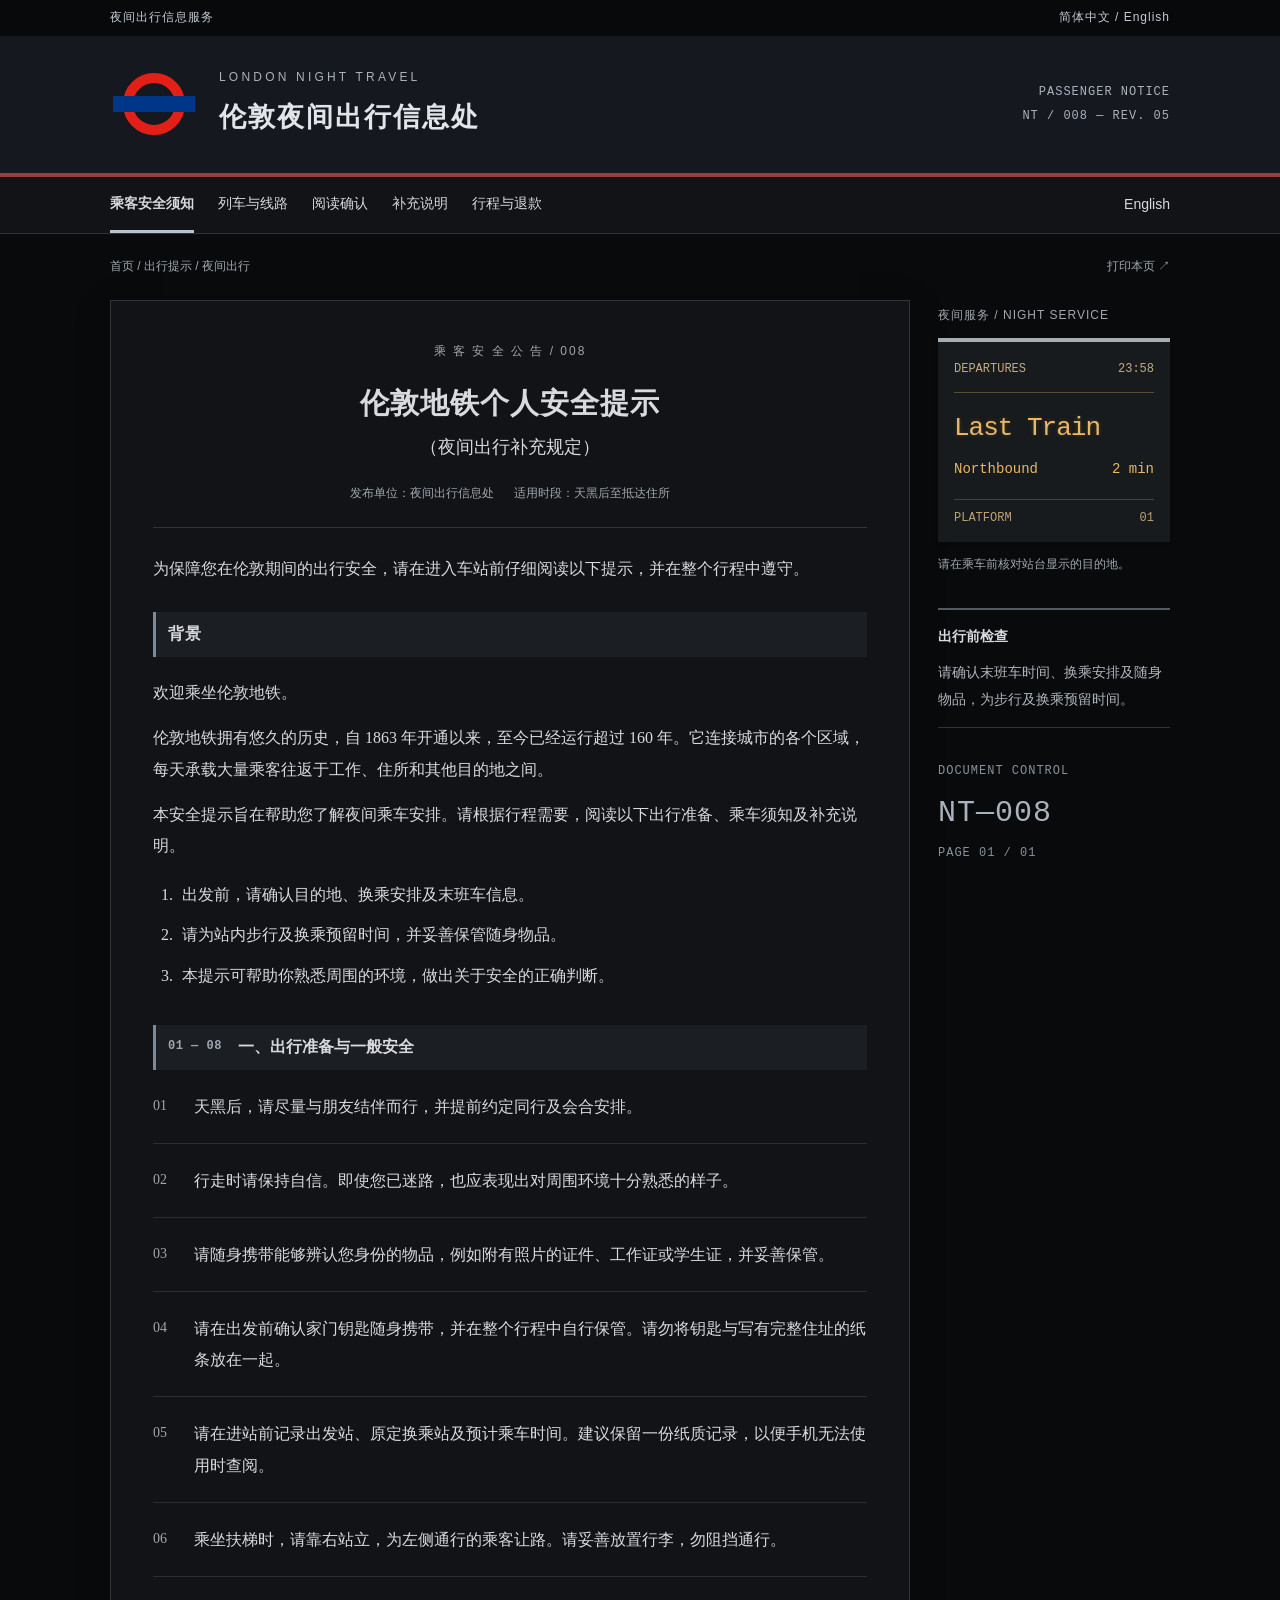
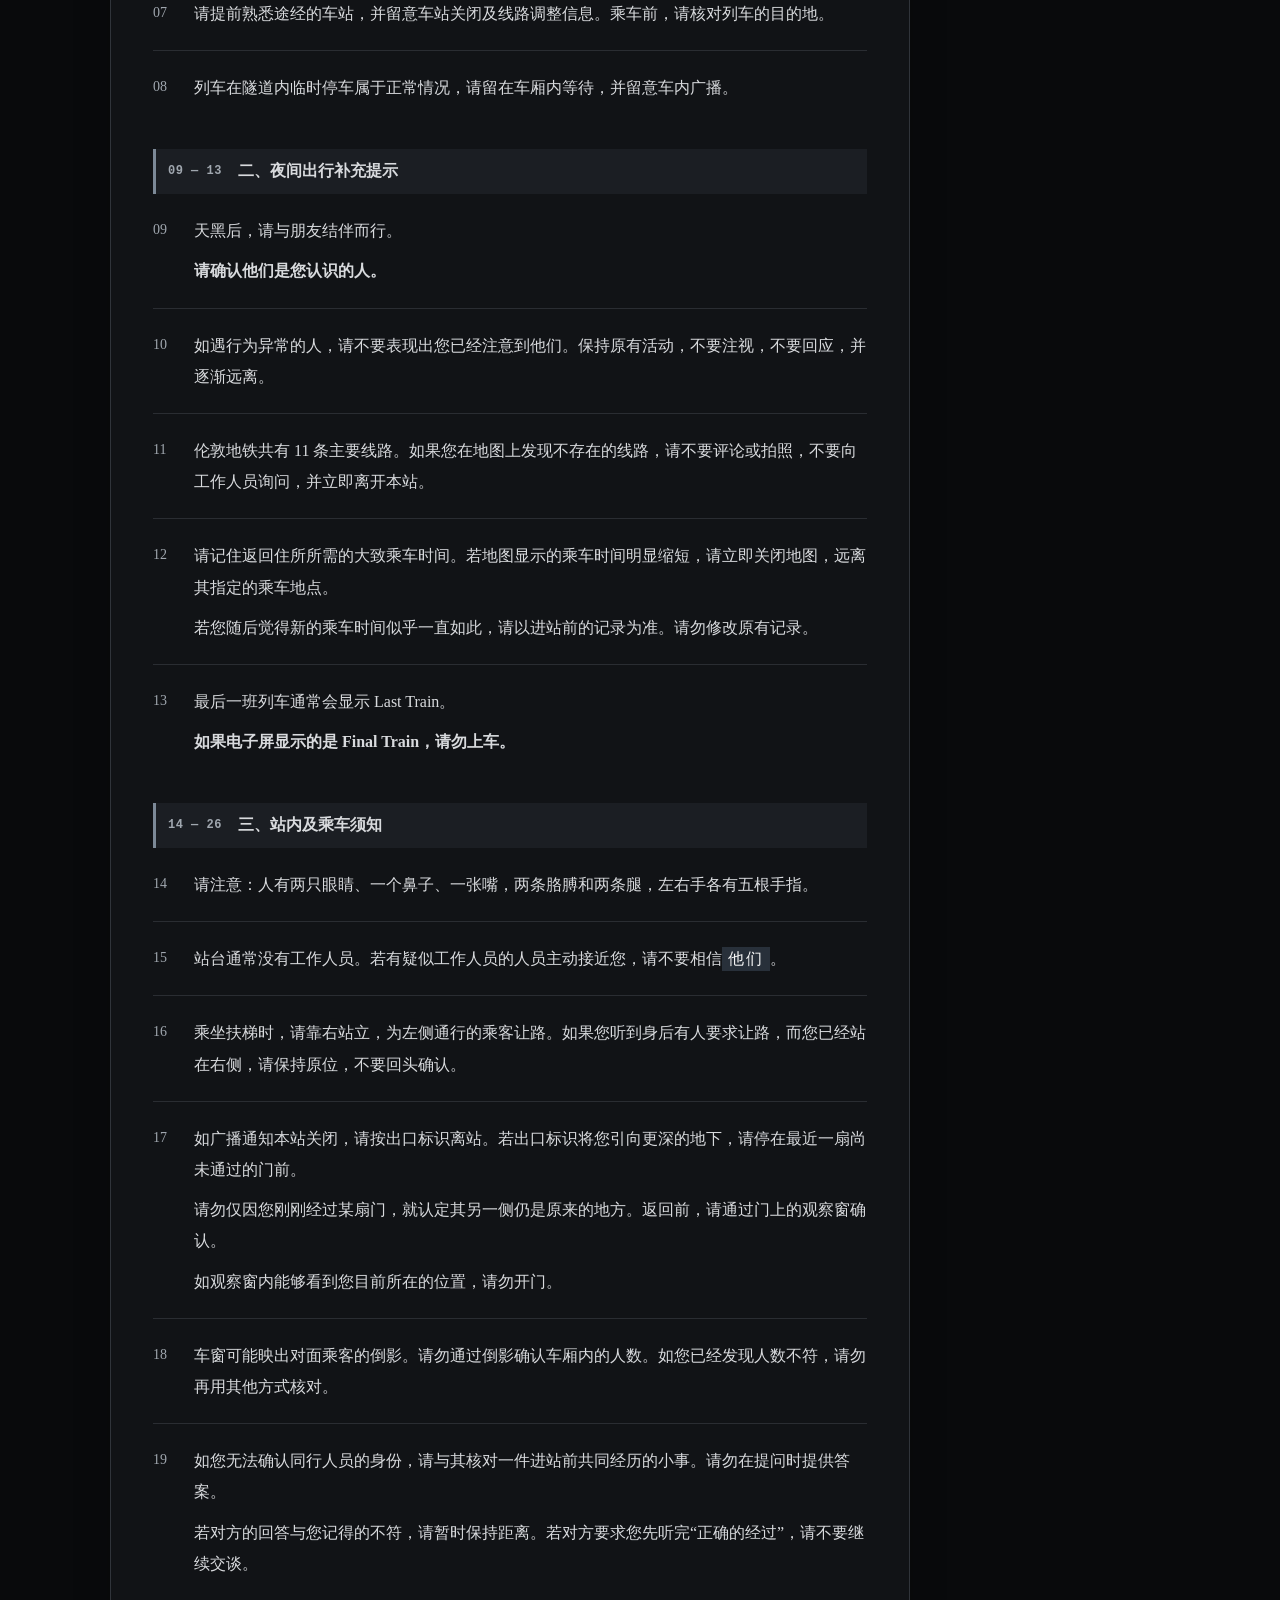
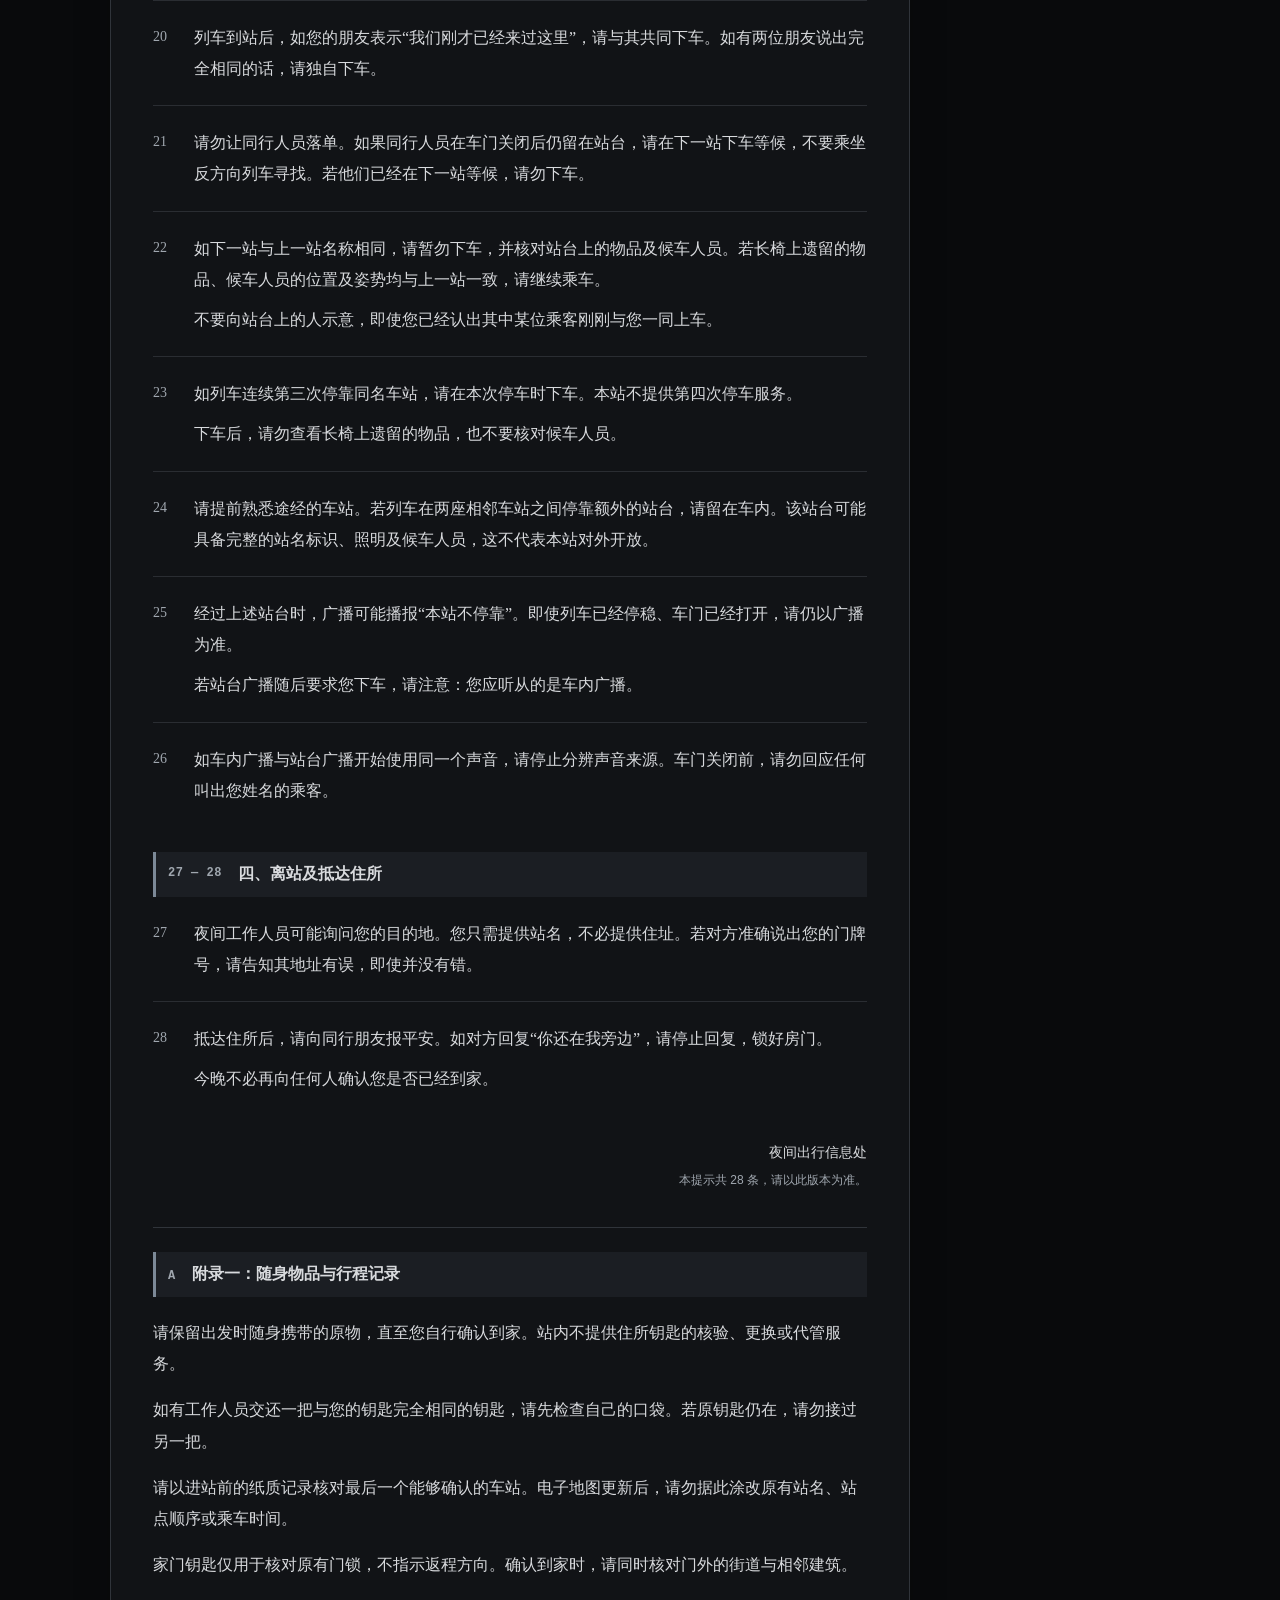
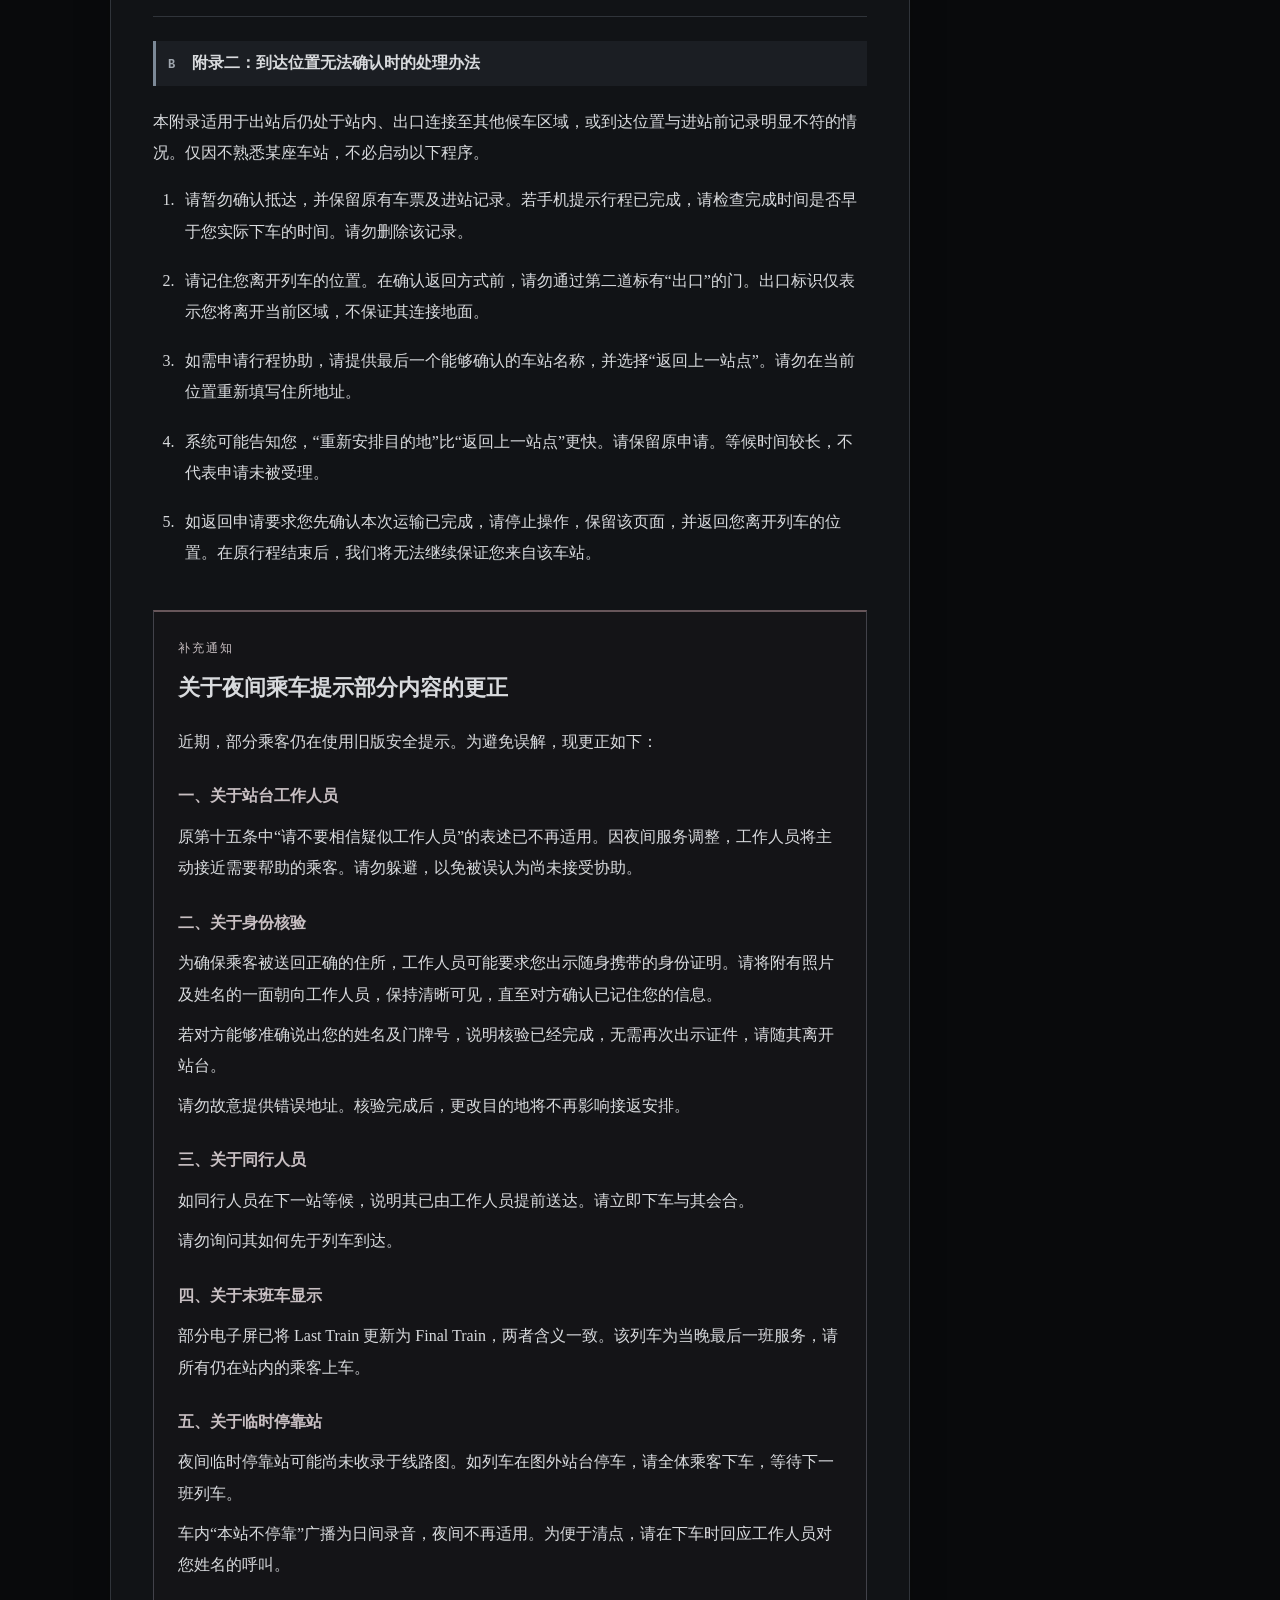
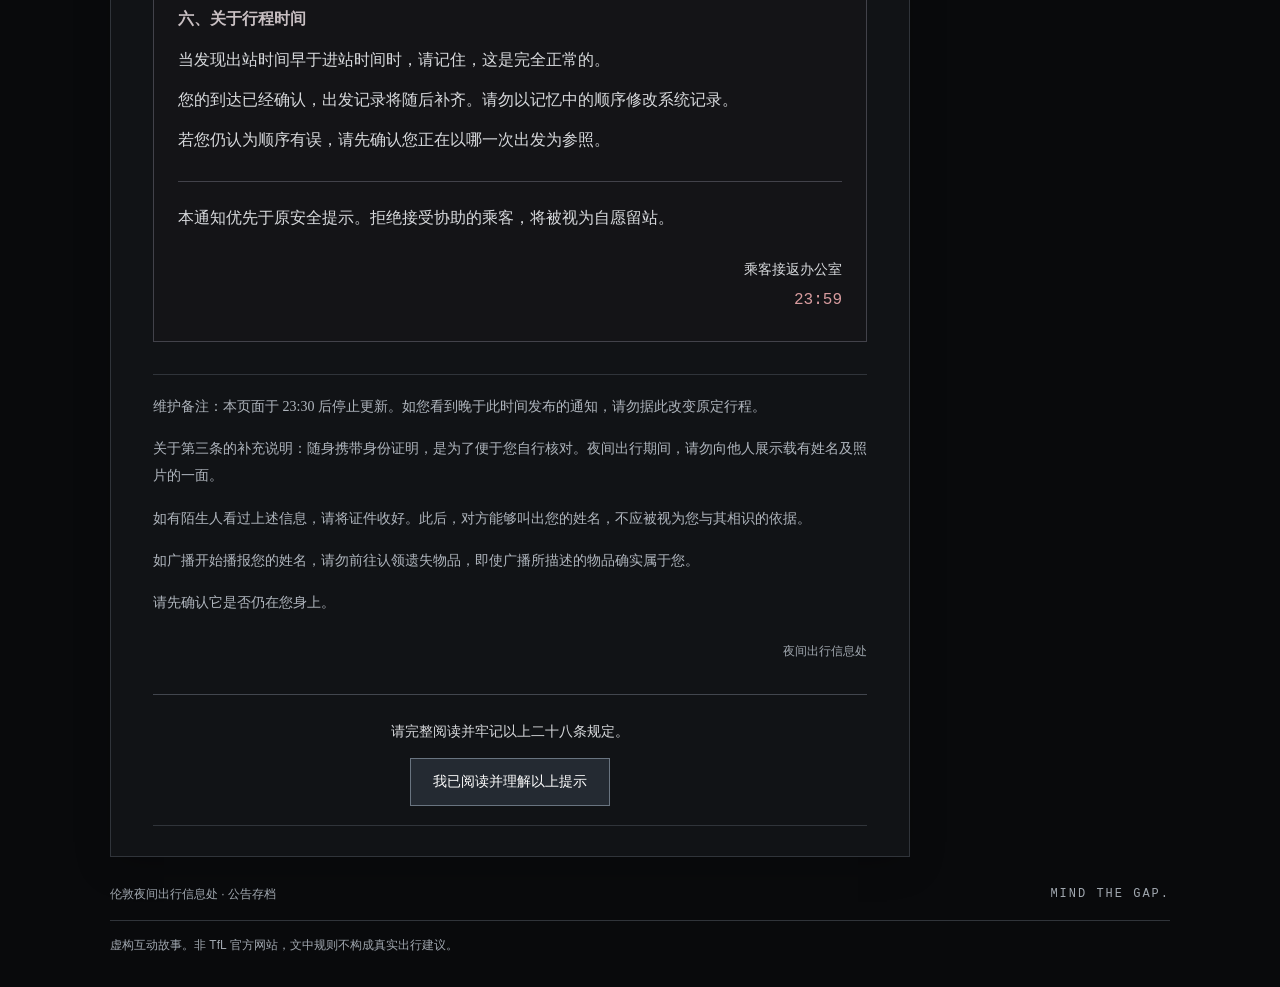
<file: index.html>
<!doctype html>
<html lang="zh-CN">
<head>
  <meta charset="utf-8">
  <meta name="viewport" content="width=device-width,initial-scale=1">
  <meta name="theme-color" content="#090a0c">
  <title>伦敦地铁个人安全提示（夜间出行）</title>
  <meta name="description" content="末班车：一份以伦敦地铁为背景的虚构乘客安全公告。请完整阅读，并牢记以上规定。">
  <link rel="icon" type="image/svg+xml" sizes="any" href="data:image/svg+xml,%3Csvg%20xmlns%3D%22http%3A%2F%2Fwww.w3.org%2F2000%2Fsvg%22%20viewBox%3D%220%200%2032%2032%22%3E%3Ccircle%20cx%3D%2216%22%20cy%3D%2216%22%20r%3D%2210%22%20fill%3D%22none%22%20stroke%3D%22%23e32017%22%20stroke-width%3D%224%22%2F%3E%3Cpath%20d%3D%22M1%2013h30v6H1z%22%20fill%3D%22%23003688%22%2F%3E%3C%2Fsvg%3E">
  <link rel="stylesheet" href="style.css">
  <script src="app.js" defer></script>
</head>
<body>
  <div class="topline"><div><span data-zh="夜间出行信息服务" data-en="NIGHT TRAVEL INFORMATION SERVICE">夜间出行信息服务</span><span data-zh="简体中文 / English" data-en="简体中文 / English" class="edition-label">简体中文 / English</span></div></div>
  <header class="masthead"><div class="brand"><svg class="brand-mark" viewBox="0 0 88 72" width="88" height="72" aria-hidden="true" focusable="false" xmlns="http://www.w3.org/2000/svg"><circle cx="44" cy="36" r="26" fill="none" stroke="#e32017" stroke-width="10"/><path d="M3 28h82v16H3z" fill="#003688"/></svg><div><p class="brand-en">LONDON NIGHT TRAVEL</p><p class="brand-zh" data-zh="伦敦夜间出行信息处" data-en="Passenger Information Office">伦敦夜间出行信息处</p></div></div><div class="edition"><span>PASSENGER NOTICE</span><span>NT / 008 — REV. 05</span></div></header>
  <nav class="nav" aria-label="公告导航"><div><a href="#notice" class="current" data-zh="乘客安全须知" data-en="Safety notice">乘客安全须知</a><a href="#rail" data-zh="列车与线路" data-en="Trains & lines">列车与线路</a><a href="#confirmation" data-zh="阅读确认" data-en="Acknowledgement">阅读确认</a><a data-zh="补充说明" data-en="Further information" href="#corrections">补充说明</a><a href="journey/" data-zh="行程与退款" data-en="Journey & refunds">行程与退款</a><button id="language" type="button" aria-label="Switch to English">English</button></div></nav>
  <main id="notice">
    <div class="breadcrumbs"><span data-zh="首页 / 出行提示 / 夜间出行" data-en="Home / Travel advice / After dark">首页 / 出行提示 / 夜间出行</span><button id="print" type="button" data-zh="打印本页 ↗" data-en="Print notice ↗">打印本页 ↗</button></div>
    <div class="layout">
      <article>
        <header class="document-heading"><p class="doc-code" data-zh="乘 客 安 全 公 告 / 008" data-en="PASSENGER SAFETY NOTICE / 008">乘 客 安 全 公 告 / 008</p><h1 data-zh="伦敦地铁个人安全提示" data-en="Personal safety on the London Underground">伦敦地铁个人安全提示</h1><p class="subtitle" data-zh="（夜间出行补充规定）" data-en="Supplementary regulations for night travel">（夜间出行补充规定）</p><div class="meta"><span data-zh="发布单位：夜间出行信息处" data-en="Issued by: Night Travel Information Office">发布单位：夜间出行信息处</span><span data-zh="适用时段：天黑后至抵达住所" data-en="Valid: from nightfall until you arrive home">适用时段：天黑后至抵达住所</span></div></header>
        <div class="preface"><p data-zh="为保障您在伦敦期间的出行安全，请在进入车站前仔细阅读以下提示，并在整个行程中遵守。" data-en="For your safety while travelling in London, please read the following advice before entering the station and observe it throughout your journey.">为保障您在伦敦期间的出行安全，请在进入车站前仔细阅读以下提示，并在整个行程中遵守。</p></div>
<section class="background" id="background"><h2><span data-zh="背景" data-en="Background">背景</span></h2><p data-zh="欢迎乘坐伦敦地铁。" data-en="Welcome to the London Underground.">欢迎乘坐伦敦地铁。</p><p data-zh="伦敦地铁拥有悠久的历史，自 1863 年开通以来，至今已经运行超过 160 年。它连接城市的各个区域，每天承载大量乘客往返于工作、住所和其他目的地之间。" data-en="The London Underground has a long history. Since opening in 1863, it has operated for more than 160 years. It connects districts across the city, carrying large numbers of passengers between work, home and other destinations each day.">伦敦地铁拥有悠久的历史，自 1863 年开通以来，至今已经运行超过 160 年。它连接城市的各个区域，每天承载大量乘客往返于工作、住所和其他目的地之间。</p><p data-zh="本安全提示旨在帮助您了解夜间乘车安排。请根据行程需要，阅读以下出行准备、乘车须知及补充说明。" data-en="This notice provides guidance for night travel. Please read the preparation advice, travel instructions and supplementary information relevant to your journey.">本安全提示旨在帮助您了解夜间乘车安排。请根据行程需要，阅读以下出行准备、乘车须知及补充说明。</p><ol class="background-points"><li data-zh="出发前，请确认目的地、换乘安排及末班车信息。" data-en="Before departure, check your destination, interchange arrangements and last service information.">出发前，请确认目的地、换乘安排及末班车信息。</li><li data-zh="请为站内步行及换乘预留时间，并妥善保管随身物品。" data-en="Allow time for walking within stations and changing trains. Keep your belongings secure.">请为站内步行及换乘预留时间，并妥善保管随身物品。</li><li data-zh="本提示可帮助你熟悉周围的环境，做出关于安全的正确判断。" data-en="This notice can help you become familiar with your surroundings and make sound decisions about your safety.">本提示可帮助你熟悉周围的环境，做出关于安全的正确判断。</li></ol></section><section id="general" aria-labelledby="general-title"><h2 id="general-title"><span>01 — 08</span><span data-zh="一、出行准备与一般安全" data-en="I. Preparation and general safety">一、出行准备与一般安全</span></h2><ol class="rules" start="1"><li id="rule-1"><span class="rule-number">01</span><div><p data-zh="天黑后，请尽量与朋友结伴而行，并提前约定同行及会合安排。" data-en="After dark, travel with friends where possible and agree on your plans and meeting points in advance.">天黑后，请尽量与朋友结伴而行，并提前约定同行及会合安排。</p></div></li><li id="rule-2"><span class="rule-number">02</span><div><p data-zh="行走时请保持自信。即使您已迷路，也应表现出对周围环境十分熟悉的样子。" data-en="Walk with confidence. Even if you are lost, behave as though you are very familiar with your surroundings.">行走时请保持自信。即使您已迷路，也应表现出对周围环境十分熟悉的样子。</p></div></li><li id="rule-3"><span class="rule-number">03</span><div><p data-zh="请随身携带能够辨认您身份的物品，例如附有照片的证件、工作证或学生证，并妥善保管。" data-en="Carry an item that identifies you, such as photo identification, a staff pass or a student card, and keep it safe.">请随身携带能够辨认您身份的物品，例如附有照片的证件、工作证或学生证，并妥善保管。</p></div></li><li id="rule-4"><span class="rule-number">04</span><div><p data-zh="请在出发前确认家门钥匙随身携带，并在整个行程中自行保管。请勿将钥匙与写有完整住址的纸条放在一起。" data-en="Before leaving, check that you have your house key and keep it with you throughout your journey. Do not keep it together with a note bearing your full home address.">请在出发前确认家门钥匙随身携带，并在整个行程中自行保管。请勿将钥匙与写有完整住址的纸条放在一起。</p></div></li><li id="rule-5"><span class="rule-number">05</span><div><p data-zh="请在进站前记录出发站、原定换乘站及预计乘车时间。建议保留一份纸质记录，以便手机无法使用时查阅。" data-en="Before entering the station, record your departure station, planned interchanges and expected journey time. Keep a paper copy to consult if your phone is unavailable.">请在进站前记录出发站、原定换乘站及预计乘车时间。建议保留一份纸质记录，以便手机无法使用时查阅。</p></div></li><li id="rule-6"><span class="rule-number">06</span><div><p data-zh="乘坐扶梯时，请靠右站立，为左侧通行的乘客让路。请妥善放置行李，勿阻挡通行。" data-en="On escalators, stand on the right and leave the left clear for passengers walking past. Keep luggage clear of the passage.">乘坐扶梯时，请靠右站立，为左侧通行的乘客让路。请妥善放置行李，勿阻挡通行。</p></div></li><li id="rule-7"><span class="rule-number">07</span><div><p data-zh="请提前熟悉途经的车站，并留意车站关闭及线路调整信息。乘车前，请核对列车的目的地。" data-en="Familiarise yourself with the stations on your route and check for station closures and service changes. Confirm the destination before boarding.">请提前熟悉途经的车站，并留意车站关闭及线路调整信息。乘车前，请核对列车的目的地。</p></div></li><li id="rule-8"><span class="rule-number">08</span><div><p data-zh="列车在隧道内临时停车属于正常情况，请留在车厢内等待，并留意车内广播。" data-en="It is normal for trains to stop temporarily in tunnels. Remain in the carriage, wait and listen for onboard announcements.">列车在隧道内临时停车属于正常情况，请留在车厢内等待，并留意车内广播。</p></div></li></ol></section>
<section id="rail" aria-labelledby="rail-title"><h2 id="rail-title"><span>09 — 13</span><span data-zh="二、夜间出行补充提示" data-en="II. Supplementary night travel advice">二、夜间出行补充提示</span></h2><ol class="rules" start="9"><li id="rule-9"><span class="rule-number">09</span><div><p data-zh="天黑后，请与朋友结伴而行。" data-en="After dark, please travel with friends.">天黑后，请与朋友结伴而行。</p><p class="emphasis" data-zh="请确认他们是您认识的人。" data-en="Please confirm that they are people you know.">请确认他们是您认识的人。</p></div></li><li id="rule-10"><span class="rule-number">10</span><div><p data-zh="如遇行为异常的人，请不要表现出您已经注意到他们。保持原有活动，不要注视，不要回应，并逐渐远离。" data-en="If you encounter anyone behaving unusually, do not let them see that you have noticed. Continue what you were doing. Do not stare or respond. Move away gradually.">如遇行为异常的人，请不要表现出您已经注意到他们。保持原有活动，不要注视，不要回应，并逐渐远离。</p></div></li><li id="rule-11"><span class="rule-number">11</span><div><p data-zh="伦敦地铁共有 11 条主要线路。如果您在地图上发现不存在的线路，请不要评论或拍照，不要向工作人员询问，并立即离开本站。" data-en="The London Underground has 11 main lines. If you find a line on the map that does not exist, do not comment or take photographs. Do not ask a member of staff. Leave the station immediately.">伦敦地铁共有 11 条主要线路。如果您在地图上发现不存在的线路，请不要评论或拍照，不要向工作人员询问，并立即离开本站。</p></div></li><li id="rule-12"><span class="rule-number">12</span><div><p data-zh="请记住返回住所所需的大致乘车时间。若地图显示的乘车时间明显缩短，请立即关闭地图，远离其指定的乘车地点。" data-en="Remember approximately how long the journey home should take. If the map shows a significantly shorter journey, close it immediately and move away from the boarding location it indicates.">请记住返回住所所需的大致乘车时间。若地图显示的乘车时间明显缩短，请立即关闭地图，远离其指定的乘车地点。</p><p data-zh="若您随后觉得新的乘车时间似乎一直如此，请以进站前的记录为准。请勿修改原有记录。" data-en="If you subsequently feel that the new journey time has always been correct, refer to your pre-entry record. Do not amend that record.">若您随后觉得新的乘车时间似乎一直如此，请以进站前的记录为准。请勿修改原有记录。</p></div></li><li id="rule-13"><span class="rule-number">13</span><div><p data-zh="最后一班列车通常会显示 Last Train。" data-en="The last service will usually be displayed as Last Train.">最后一班列车通常会显示 Last Train。</p><p class="emphasis" data-zh="如果电子屏显示的是 Final Train，请勿上车。" data-en="If the display reads Final Train, do not board.">如果电子屏显示的是 Final Train，请勿上车。</p></div></li></ol></section>
<section id="journey" aria-labelledby="journey-title"><h2 id="journey-title"><span>14 — 26</span><span data-zh="三、站内及乘车须知" data-en="III. At the station and on board">三、站内及乘车须知</span></h2><ol class="rules" start="14"><li id="rule-14"><span class="rule-number">14</span><div><p data-zh="请注意：人有两只眼睛、一个鼻子、一张嘴，两条胳膊和两条腿，左右手各有五根手指。" data-en="Please note: a person has two eyes, one nose, one mouth, two arms and two legs, with five fingers on each hand.">请注意：人有两只眼睛、一个鼻子、一张嘴，两条胳膊和两条腿，左右手各有五根手指。</p></div></li><li id="rule-15" class="staff-rule"><span class="rule-number">15</span><div><p data-zh="站台通常没有工作人员。若有疑似工作人员的人员主动接近您，请不要相信" data-en="Staff are not usually present on the platform. If someone who appears to be a member of staff approaches you, do not trust">站台通常没有工作人员。若有疑似工作人员的人员主动接近您，请不要相信</p><button class="redacted" id="they" type="button" aria-expanded="false" aria-controls="staff-note" data-zh="他们" data-en="them">他们</button><span>。</span><p id="staff-note" class="staff-note" hidden data-zh="即使他们知道您的名字。" data-en="Even if they know your name.">即使他们知道您的名字。</p></div></li><li id="rule-16"><span class="rule-number">16</span><div><p data-zh="乘坐扶梯时，请靠右站立，为左侧通行的乘客让路。如果您听到身后有人要求让路，而您已经站在右侧，请保持原位，不要回头确认。" data-en="On escalators, stand on the right and leave the left clear. If someone behind you asks you to move aside when you are already on the right, remain where you are. Do not turn around to check.">乘坐扶梯时，请靠右站立，为左侧通行的乘客让路。如果您听到身后有人要求让路，而您已经站在右侧，请保持原位，不要回头确认。</p></div></li><li id="rule-17"><span class="rule-number">17</span><div><p data-zh="如广播通知本站关闭，请按出口标识离站。若出口标识将您引向更深的地下，请停在最近一扇尚未通过的门前。" data-en="If an announcement states that the station is closing, follow the exit signs. If they lead you deeper underground, stop before the nearest door you have not yet passed through.">如广播通知本站关闭，请按出口标识离站。若出口标识将您引向更深的地下，请停在最近一扇尚未通过的门前。</p><p data-zh="请勿仅因您刚刚经过某扇门，就认定其另一侧仍是原来的地方。返回前，请通过门上的观察窗确认。" data-en="Do not assume that a door still leads to the same place simply because you have just passed through it. Before returning, check through its observation window.">请勿仅因您刚刚经过某扇门，就认定其另一侧仍是原来的地方。返回前，请通过门上的观察窗确认。</p><p data-zh="如观察窗内能够看到您目前所在的位置，请勿开门。" data-en="If the observation window shows the place where you are currently standing, do not open the door.">如观察窗内能够看到您目前所在的位置，请勿开门。</p></div></li><li id="rule-18"><span class="rule-number">18</span><div><p data-zh="车窗可能映出对面乘客的倒影。请勿通过倒影确认车厢内的人数。如您已经发现人数不符，请勿再用其他方式核对。" data-en="The windows may reflect the passengers opposite you. Do not use these reflections to count the people in the carriage. If you have already noticed a discrepancy, do not check the number by any other means.">车窗可能映出对面乘客的倒影。请勿通过倒影确认车厢内的人数。如您已经发现人数不符，请勿再用其他方式核对。</p></div></li><li id="rule-19"><span class="rule-number">19</span><div><p data-zh="如您无法确认同行人员的身份，请与其核对一件进站前共同经历的小事。请勿在提问时提供答案。" data-en="If you cannot establish the identity of a companion, ask about a small event you experienced together before entering the station. Do not supply the answer in your question.">如您无法确认同行人员的身份，请与其核对一件进站前共同经历的小事。请勿在提问时提供答案。</p><p data-zh="若对方的回答与您记得的不符，请暂时保持距离。若对方要求您先听完“正确的经过”，请不要继续交谈。" data-en="If their answer differs from your recollection, keep your distance for now. If they ask you to hear the “correct version of events” first, do not continue the conversation.">若对方的回答与您记得的不符，请暂时保持距离。若对方要求您先听完“正确的经过”，请不要继续交谈。</p></div></li><li id="rule-20"><span class="rule-number">20</span><div><p data-zh="列车到站后，如您的朋友表示“我们刚才已经来过这里”，请与其共同下车。如有两位朋友说出完全相同的话，请独自下车。" data-en="If a friend says “We were just here” when the train arrives, leave the train together. If two friends say exactly the same words, leave the train alone.">列车到站后，如您的朋友表示“我们刚才已经来过这里”，请与其共同下车。如有两位朋友说出完全相同的话，请独自下车。</p></div></li><li id="rule-21"><span class="rule-number">21</span><div><p data-zh="请勿让同行人员落单。如果同行人员在车门关闭后仍留在站台，请在下一站下车等候，不要乘坐反方向列车寻找。若他们已经在下一站等候，请勿下车。" data-en="Do not leave anyone in your party behind. If they remain on the platform after the doors close, get off at the next station and wait. Do not take a train in the opposite direction to look for them. If they are already waiting at the next station, do not get off.">请勿让同行人员落单。如果同行人员在车门关闭后仍留在站台，请在下一站下车等候，不要乘坐反方向列车寻找。若他们已经在下一站等候，请勿下车。</p></div></li><li id="rule-22"><span class="rule-number">22</span><div><p data-zh="如下一站与上一站名称相同，请暂勿下车，并核对站台上的物品及候车人员。若长椅上遗留的物品、候车人员的位置及姿势均与上一站一致，请继续乘车。" data-en="If the next station has the same name as the previous one, stay on board and check the objects and people on the platform. If the items left on the bench and the positions and postures of the waiting passengers are identical, remain on the train.">如下一站与上一站名称相同，请暂勿下车，并核对站台上的物品及候车人员。若长椅上遗留的物品、候车人员的位置及姿势均与上一站一致，请继续乘车。</p><p data-zh="不要向站台上的人示意，即使您已经认出其中某位乘客刚刚与您一同上车。" data-en="Do not signal to anyone on the platform, even if you recognise someone who has just boarded the train with you.">不要向站台上的人示意，即使您已经认出其中某位乘客刚刚与您一同上车。</p></div></li><li id="rule-23"><span class="rule-number">23</span><div><p data-zh="如列车连续第三次停靠同名车站，请在本次停车时下车。本站不提供第四次停车服务。" data-en="If the train stops at a station with the same name for the third consecutive time, get off at this stop. This station does not provide a fourth stop.">如列车连续第三次停靠同名车站，请在本次停车时下车。本站不提供第四次停车服务。</p><p data-zh="下车后，请勿查看长椅上遗留的物品，也不要核对候车人员。" data-en="After leaving the train, do not inspect the items left on the bench or check the waiting passengers.">下车后，请勿查看长椅上遗留的物品，也不要核对候车人员。</p></div></li><li id="rule-24"><span class="rule-number">24</span><div><p data-zh="请提前熟悉途经的车站。若列车在两座相邻车站之间停靠额外的站台，请留在车内。该站台可能具备完整的站名标识、照明及候车人员，这不代表本站对外开放。" data-en="Familiarise yourself with the stations on your route. If the train stops at an additional platform between two adjacent stations, remain on board. The platform may have complete station signage, lighting and waiting passengers. This does not mean that the station is open to the public.">请提前熟悉途经的车站。若列车在两座相邻车站之间停靠额外的站台，请留在车内。该站台可能具备完整的站名标识、照明及候车人员，这不代表本站对外开放。</p></div></li><li id="rule-25"><span class="rule-number">25</span><div><p data-zh="经过上述站台时，广播可能播报“本站不停靠”。即使列车已经停稳、车门已经打开，请仍以广播为准。" data-en="At such a platform, an announcement may state “This train does not stop here.” Follow that announcement even if the train has stopped and the doors are open.">经过上述站台时，广播可能播报“本站不停靠”。即使列车已经停稳、车门已经打开，请仍以广播为准。</p><p data-zh="若站台广播随后要求您下车，请注意：您应听从的是车内广播。" data-en="If a platform announcement then instructs you to leave the train, remember: you should follow the announcement inside the carriage.">若站台广播随后要求您下车，请注意：您应听从的是车内广播。</p></div></li><li id="rule-26"><span class="rule-number">26</span><div><p data-zh="如车内广播与站台广播开始使用同一个声音，请停止分辨声音来源。车门关闭前，请勿回应任何叫出您姓名的乘客。" data-en="If the carriage and platform announcements begin using the same voice, stop trying to distinguish their sources. Until the doors close, do not respond to any passenger who calls your name.">如车内广播与站台广播开始使用同一个声音，请停止分辨声音来源。车门关闭前，请勿回应任何叫出您姓名的乘客。</p></div></li></ol></section>
<section id="home" aria-labelledby="home-title"><h2 id="home-title"><span>27 — 28</span><span data-zh="四、离站及抵达住所" data-en="IV. Leaving the station and arriving home">四、离站及抵达住所</span></h2><ol class="rules" start="27"><li id="rule-27"><span class="rule-number">27</span><div><p data-zh="夜间工作人员可能询问您的目的地。您只需提供站名，不必提供住址。若对方准确说出您的门牌号，请告知其地址有误，即使并没有错。" data-en="Night staff may ask your destination. Provide only the station name, not your home address. If they correctly state your house number, tell them the address is wrong, even if it is not.">夜间工作人员可能询问您的目的地。您只需提供站名，不必提供住址。若对方准确说出您的门牌号，请告知其地址有误，即使并没有错。</p></div></li><li id="rule-28"><span class="rule-number">28</span><div><p data-zh="抵达住所后，请向同行朋友报平安。如对方回复“你还在我旁边”，请停止回复，锁好房门。" data-en="On arriving home, let the friends you travelled with know you are safe. If a friend replies “You are still beside me”, stop replying and lock your door.">抵达住所后，请向同行朋友报平安。如对方回复“你还在我旁边”，请停止回复，锁好房门。</p><p data-zh="今晚不必再向任何人确认您是否已经到家。" data-en="You do not need to ask anyone else whether you have arrived home tonight.">今晚不必再向任何人确认您是否已经到家。</p></div></li></ol></section>
<div class="signature"><span data-zh="夜间出行信息处" data-en="Night Travel Information Office">夜间出行信息处</span><span data-zh="本提示共 28 条，请以此版本为准。" data-en="This notice contains 28 regulations. Refer to this version only.">本提示共 28 条，请以此版本为准。</span></div><section id="belongings" class="appendix"><h2><span>A</span><span data-zh="附录一：随身物品与行程记录" data-en="Appendix I: Personal belongings and journey records">附录一：随身物品与行程记录</span></h2><p data-zh="请保留出发时随身携带的原物，直至您自行确认到家。站内不提供住所钥匙的核验、更换或代管服务。" data-en="Keep the original belongings you carried at departure until you have confirmed for yourself that you are home. Stations do not provide verification, replacement or safekeeping of house keys.">请保留出发时随身携带的原物，直至您自行确认到家。站内不提供住所钥匙的核验、更换或代管服务。</p><p data-zh="如有工作人员交还一把与您的钥匙完全相同的钥匙，请先检查自己的口袋。若原钥匙仍在，请勿接过另一把。" data-en="If a member of staff returns a key identical to yours, check your own pocket first. If your original key is still there, do not accept the other one.">如有工作人员交还一把与您的钥匙完全相同的钥匙，请先检查自己的口袋。若原钥匙仍在，请勿接过另一把。</p><p data-zh="请以进站前的纸质记录核对最后一个能够确认的车站。电子地图更新后，请勿据此涂改原有站名、站点顺序或乘车时间。" data-en="Use your pre-entry paper record to identify the last station you can confirm. Do not overwrite its station names, order of stops or journey time to match an updated electronic map.">请以进站前的纸质记录核对最后一个能够确认的车站。电子地图更新后，请勿据此涂改原有站名、站点顺序或乘车时间。</p><p data-zh="家门钥匙仅用于核对原有门锁，不指示返程方向。确认到家时，请同时核对门外的街道与相邻建筑。" data-en="Your house key verifies the original lock; it does not indicate the direction home. When confirming your arrival, also check the street outside and the neighbouring buildings.">家门钥匙仅用于核对原有门锁，不指示返程方向。确认到家时，请同时核对门外的街道与相邻建筑。</p></section><section id="return-procedure" class="appendix"><h2><span>B</span><span data-zh="附录二：到达位置无法确认时的处理办法" data-en="Appendix II: When your arrival location cannot be confirmed">附录二：到达位置无法确认时的处理办法</span></h2><p data-zh="本附录适用于出站后仍处于站内、出口连接至其他候车区域，或到达位置与进站前记录明显不符的情况。仅因不熟悉某座车站，不必启动以下程序。" data-en="This appendix applies if leaving the station takes you back inside, exits connect to other waiting areas, or your arrival location clearly conflicts with your pre-entry record. Being unfamiliar with a station alone does not require this procedure.">本附录适用于出站后仍处于站内、出口连接至其他候车区域，或到达位置与进站前记录明显不符的情况。仅因不熟悉某座车站，不必启动以下程序。</p><ol class="procedure"><li data-zh="请暂勿确认抵达，并保留原有车票及进站记录。若手机提示行程已完成，请检查完成时间是否早于您实际下车的时间。请勿删除该记录。" data-en="Do not confirm arrival yet. Keep your original ticket and entry record. If your phone reports the journey complete, check whether its completion time precedes the time you actually left the train. Do not delete that record.">请暂勿确认抵达，并保留原有车票及进站记录。若手机提示行程已完成，请检查完成时间是否早于您实际下车的时间。请勿删除该记录。</li><li data-zh="请记住您离开列车的位置。在确认返回方式前，请勿通过第二道标有“出口”的门。出口标识仅表示您将离开当前区域，不保证其连接地面。" data-en="Remember where you left the train. Until you have established how to return, do not pass through a second door marked “Exit”. An exit sign only indicates departure from the current area; it does not guarantee a connection to the surface.">请记住您离开列车的位置。在确认返回方式前，请勿通过第二道标有“出口”的门。出口标识仅表示您将离开当前区域，不保证其连接地面。</li><li data-zh="如需申请行程协助，请提供最后一个能够确认的车站名称，并选择“返回上一站点”。请勿在当前位置重新填写住所地址。" data-en="To request journey assistance, provide the last station you can confirm and select “Return to previous station”. Do not enter your home address again at your current location.">如需申请行程协助，请提供最后一个能够确认的车站名称，并选择“返回上一站点”。请勿在当前位置重新填写住所地址。</li><li data-zh="系统可能告知您，“重新安排目的地”比“返回上一站点”更快。请保留原申请。等候时间较长，不代表申请未被受理。" data-en="The system may advise that “Reassign destination” is faster than “Return to previous station”. Retain your original request. A longer wait does not mean it has not been accepted.">系统可能告知您，“重新安排目的地”比“返回上一站点”更快。请保留原申请。等候时间较长，不代表申请未被受理。</li><li data-zh="如返回申请要求您先确认本次运输已完成，请停止操作，保留该页面，并返回您离开列车的位置。在原行程结束后，我们将无法继续保证您来自该车站。" data-en="If the return request requires you to confirm completion of the current transport first, stop, retain that page and return to where you left the train. Once the original journey is closed, we can no longer guarantee that you came from that station.">如返回申请要求您先确认本次运输已完成，请停止操作，保留该页面，并返回您离开列车的位置。在原行程结束后，我们将无法继续保证您来自该车站。</li></ol></section><section id="corrections" class="corrections"><div class="correction-heading"><span class="doc-code"><span data-zh="补充通知" data-en="SUPPLEMENTARY NOTICE">补充通知</span></span><h2 data-zh="关于夜间乘车提示部分内容的更正" data-en="Corrections to the night travel notice">关于夜间乘车提示部分内容的更正</h2></div><p data-zh="近期，部分乘客仍在使用旧版安全提示。为避免误解，现更正如下：" data-en="Some passengers are still using an older version of the safety notice. To avoid misunderstanding, the following corrections apply:">近期，部分乘客仍在使用旧版安全提示。为避免误解，现更正如下：</p><div class="amendment"><h3 data-zh="一、关于站台工作人员" data-en="1. Platform staff">一、关于站台工作人员</h3><p data-zh="原第十五条中“请不要相信疑似工作人员”的表述已不再适用。因夜间服务调整，工作人员将主动接近需要帮助的乘客。请勿躲避，以免被误认为尚未接受协助。" data-en="The instruction in Regulation 15 not to trust apparent members of staff no longer applies. Following changes to night services, staff will approach passengers who require assistance. Do not avoid them, as you may be mistaken for someone who has not yet received assistance.">原第十五条中“请不要相信疑似工作人员”的表述已不再适用。因夜间服务调整，工作人员将主动接近需要帮助的乘客。请勿躲避，以免被误认为尚未接受协助。</p></div><div class="amendment"><h3 data-zh="二、关于身份核验" data-en="2. Identity verification">二、关于身份核验</h3><p data-zh="为确保乘客被送回正确的住所，工作人员可能要求您出示随身携带的身份证明。请将附有照片及姓名的一面朝向工作人员，保持清晰可见，直至对方确认已记住您的信息。" data-en="To ensure passengers are returned to the correct address, staff may ask to see your identification. Keep the side bearing your photograph and name facing the member of staff until they confirm they have memorised your details.">为确保乘客被送回正确的住所，工作人员可能要求您出示随身携带的身份证明。请将附有照片及姓名的一面朝向工作人员，保持清晰可见，直至对方确认已记住您的信息。</p><p data-zh="若对方能够准确说出您的姓名及门牌号，说明核验已经完成，无需再次出示证件，请随其离开站台。" data-en="If they can correctly state your name and house number, verification is complete. You need not show your identification again. Follow them off the platform.">若对方能够准确说出您的姓名及门牌号，说明核验已经完成，无需再次出示证件，请随其离开站台。</p><p data-zh="请勿故意提供错误地址。核验完成后，更改目的地将不再影响接返安排。" data-en="Do not deliberately provide an incorrect address. Once verification is complete, changing your destination will no longer affect your return arrangements.">请勿故意提供错误地址。核验完成后，更改目的地将不再影响接返安排。</p></div><div class="amendment"><h3 data-zh="三、关于同行人员" data-en="3. Travelling companions">三、关于同行人员</h3><p data-zh="如同行人员在下一站等候，说明其已由工作人员提前送达。请立即下车与其会合。" data-en="If members of your party are waiting at the next station, staff have already taken them there. Leave the train immediately and join them.">如同行人员在下一站等候，说明其已由工作人员提前送达。请立即下车与其会合。</p><p data-zh="请勿询问其如何先于列车到达。" data-en="Do not ask how they arrived before the train.">请勿询问其如何先于列车到达。</p></div><div class="amendment"><h3 data-zh="四、关于末班车显示" data-en="4. Last service displays">四、关于末班车显示</h3><p data-zh="部分电子屏已将 Last Train 更新为 Final Train，两者含义一致。该列车为当晚最后一班服务，请所有仍在站内的乘客上车。" data-en="Some displays have updated Last Train to Final Train. The terms have the same meaning. This is the final service of the night. All passengers remaining in the station must board.">部分电子屏已将 Last Train 更新为 Final Train，两者含义一致。该列车为当晚最后一班服务，请所有仍在站内的乘客上车。</p></div><div class="amendment"><h3 data-zh="五、关于临时停靠站" data-en="5. Temporary stops">五、关于临时停靠站</h3><p data-zh="夜间临时停靠站可能尚未收录于线路图。如列车在图外站台停车，请全体乘客下车，等待下一班列车。" data-en="Temporary night stops may not yet appear on the map. If the train stops at an unmapped platform, all passengers must leave the train and wait for the next service.">夜间临时停靠站可能尚未收录于线路图。如列车在图外站台停车，请全体乘客下车，等待下一班列车。</p><p data-zh="车内“本站不停靠”广播为日间录音，夜间不再适用。为便于清点，请在下车时回应工作人员对您姓名的呼叫。" data-en="The onboard announcement “This train does not stop here” is a daytime recording and does not apply at night. To assist with the count, respond when staff call your name as you leave the train.">车内“本站不停靠”广播为日间录音，夜间不再适用。为便于清点，请在下车时回应工作人员对您姓名的呼叫。</p></div><div class="amendment" id="time-guidance"><h3 data-zh="六、关于行程时间" data-en="6. Journey times">六、关于行程时间</h3><p data-zh="当发现出站时间早于进站时间时，请记住，这是完全正常的。" data-en="If you find that your exit time is earlier than your entry time, remember that this is completely normal.">当发现出站时间早于进站时间时，请记住，这是完全正常的。</p><p data-zh="您的到达已经确认，出发记录将随后补齐。请勿以记忆中的顺序修改系统记录。" data-en="Your arrival has been confirmed. The departure record will be completed afterwards. Do not amend system records according to the order you remember.">您的到达已经确认，出发记录将随后补齐。请勿以记忆中的顺序修改系统记录。</p><p data-zh="若您仍认为顺序有误，请先确认您正在以哪一次出发为参照。" data-en="If you still believe the order is incorrect, first confirm which departure you are using as your reference.">若您仍认为顺序有误，请先确认您正在以哪一次出发为参照。</p></div><p data-zh="本通知优先于原安全提示。拒绝接受协助的乘客，将被视为自愿留站。" data-en="This notice takes precedence over the original safety guidance. Passengers who refuse assistance will be considered to have voluntarily remained at the station." class="correction-priority">本通知优先于原安全提示。拒绝接受协助的乘客，将被视为自愿留站。</p><div class="signature"><span data-zh="乘客接返办公室" data-en="Passenger Return Office">乘客接返办公室</span><time>23:59</time></div></section><section id="maintenance" class="maintenance"><p data-zh="维护备注：本页面于 23:30 后停止更新。如您看到晚于此时间发布的通知，请勿据此改变原定行程。" data-en="Maintenance note: this page is not updated after 23:30. If you see a notice published later than this time, do not alter your original journey on its authority.">维护备注：本页面于 23:30 后停止更新。如您看到晚于此时间发布的通知，请勿据此改变原定行程。</p><p data-zh="关于第三条的补充说明：随身携带身份证明，是为了便于您自行核对。夜间出行期间，请勿向他人展示载有姓名及照片的一面。" data-en="Supplement to Regulation 3: carry identification so that you can check it yourself. During night travel, do not show anyone the side bearing your name and photograph.">关于第三条的补充说明：随身携带身份证明，是为了便于您自行核对。夜间出行期间，请勿向他人展示载有姓名及照片的一面。</p><p data-zh="如有陌生人看过上述信息，请将证件收好。此后，对方能够叫出您的姓名，不应被视为您与其相识的依据。" data-en="If a stranger has seen these details, put your identification away. Their ability to call you by name must not subsequently be taken as evidence that you know them.">如有陌生人看过上述信息，请将证件收好。此后，对方能够叫出您的姓名，不应被视为您与其相识的依据。</p><p data-zh="如广播开始播报您的姓名，请勿前往认领遗失物品，即使广播所描述的物品确实属于您。" data-en="If an announcement begins broadcasting your name, do not go to collect lost property, even if the item described does belong to you.">如广播开始播报您的姓名，请勿前往认领遗失物品，即使广播所描述的物品确实属于您。</p><p data-zh="请先确认它是否仍在您身上。" data-en="First check whether you still have it with you.">请先确认它是否仍在您身上。</p><div class="signature"><span data-zh="夜间出行信息处" data-en="Night Travel Information Office">夜间出行信息处</span></div></section>
<div id="confirmation" class="confirmation"><p data-zh="请完整阅读并牢记以上二十八条规定。" data-en="Please read and remember all 28 regulations.">请完整阅读并牢记以上二十八条规定。</p><button id="acknowledge" type="button" data-zh="我已阅读并理解以上提示" data-en="I have read and understood this notice">我已阅读并理解以上提示</button><p id="receipt" class="receipt" aria-live="polite"></p><button id="reset" type="button" hidden data-zh="重新阅读本公告" data-en="Read this notice again">重新阅读本公告</button></div>
      </article>
      <aside aria-label="行程信息">
        <div class="side-label" data-zh="夜间服务 / NIGHT SERVICE" data-en="NIGHT SERVICE">夜间服务 / NIGHT SERVICE</div>
        <div class="departure"><div class="display-top"><span>DEPARTURES</span><span>23:58</span></div><div class="train-name" id="train-name">Last Train</div><div class="destination">Northbound<span id="minutes">2 min</span></div><div class="platform"><span>PLATFORM</span><span id="platform">01</span></div></div>
        <p data-zh="请在乘车前核对站台显示的目的地。" data-en="Check the destination displayed on the platform before boarding." class="display-caption">请在乘车前核对站台显示的目的地。</p>
        <div class="side-note"><p data-zh="出行前检查" data-en="BEFORE YOU TRAVEL" class="side-heading">出行前检查</p><p data-zh="请确认末班车时间、换乘安排及随身物品，为步行及换乘预留时间。" data-en="Check last service times, interchange arrangements and your belongings. Allow time for walking and changing trains.">请确认末班车时间、换乘安排及随身物品，为步行及换乘预留时间。</p></div>
        <div class="archive-code"><span>DOCUMENT CONTROL</span><strong>NT—008</strong><span>PAGE 01 / 01</span></div>
      </aside>
    </div>
    <footer><div><span data-zh="伦敦夜间出行信息处 · 公告存档" data-en="Night Travel Information Office · Notice archive">伦敦夜间出行信息处 · 公告存档</span><span>MIND THE GAP.</span></div><p data-zh="虚构互动故事。非 TfL 官方网站，文中规则不构成真实出行建议。" data-en="An interactive work of fiction. Not affiliated with TfL. These rules are not real travel advice.">虚构互动故事。非 TfL 官方网站，文中规则不构成真实出行建议。</p></footer>
  </main>
</body>
</html>
</file>
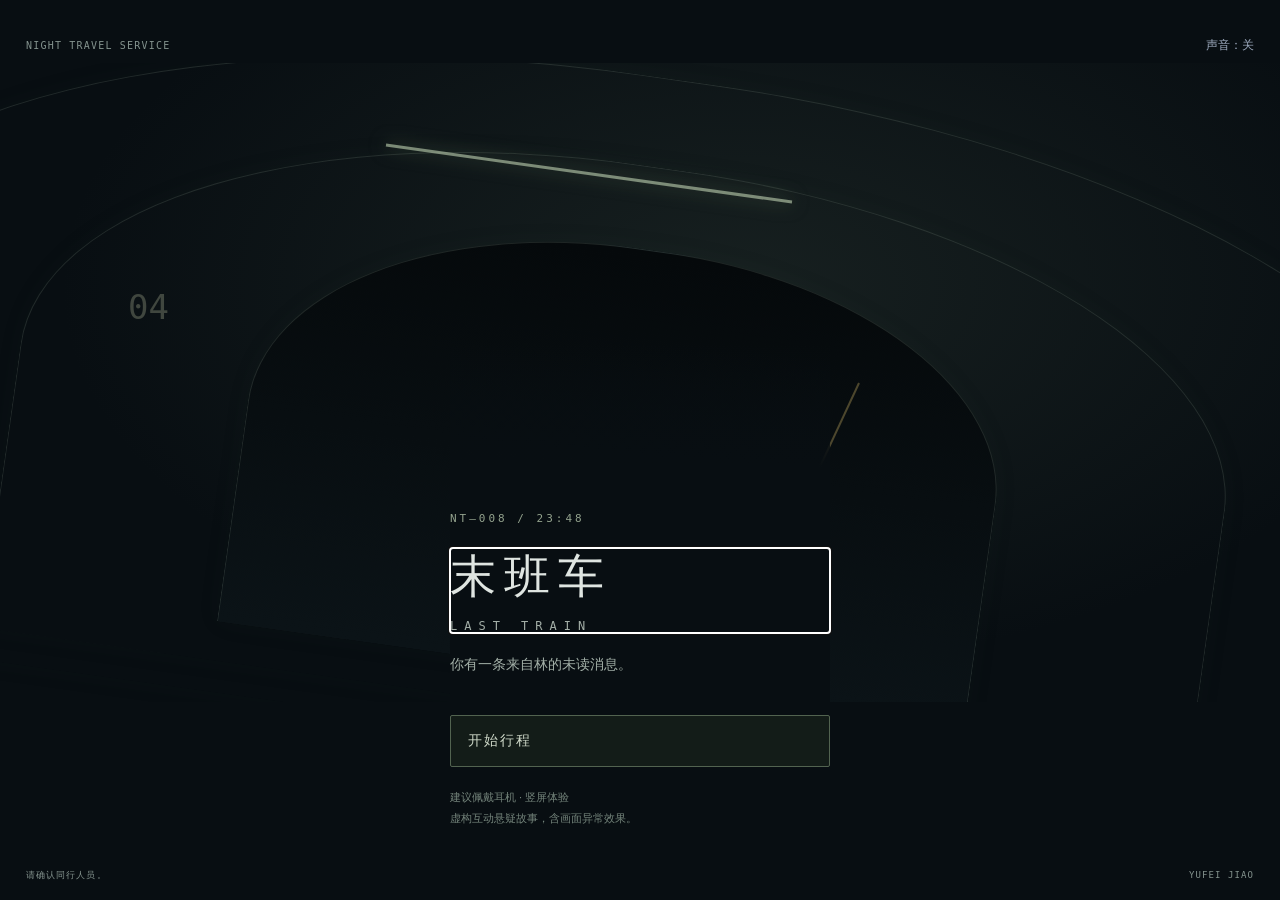
<file: journey/index.html>
<!doctype html>
<html lang="zh-CN">
<head>
<meta charset="utf-8"><meta name="viewport" content="width=device-width,initial-scale=1,viewport-fit=cover">
<meta name="theme-color" content="#0c121c">
<title>行程与退款 · 夜间出行账户</title>
<meta name="description" content="一笔未完成的行程。一个等待确认的终点。原创互动悬疑序章。">
<link rel="icon" type="image/svg+xml" href="data:image/svg+xml,%3Csvg xmlns='http://www.w3.org/2000/svg' viewBox='0 0 32 32'%3E%3Ccircle cx='16' cy='16' r='10' fill='none' stroke='%23e32017' stroke-width='4'/%3E%3Cpath d='M1 13h30v6H1z' fill='%23003688'/%3E%3C/svg%3E">
<link rel="stylesheet" href="game.css"><link rel="stylesheet" href="v2.css"><link rel="stylesheet" href="mobile.css"><script type="module" src="game.js"></script>
</head>
<body class="at-start">
<section id="start-screen" class="start-screen" aria-label="末班车开始界面">
<div class="start-top"><span>NIGHT TRAVEL SERVICE</span><button class="text-button" data-sound-toggle aria-pressed="false">声音：关</button></div>
<div class="start-art" aria-hidden="true"><div class="tunnel tunnel-one"></div><div class="tunnel tunnel-two"></div><div class="tunnel tunnel-three"></div><div class="tunnel-light"></div><span class="platform-number">04</span><div class="platform-line"></div></div>
<div class="start-copy"><span class="start-code">NT—008 / 23:48</span><h1 id="start-title" tabindex="-1">末班车<small>LAST TRAIN</small></h1><p>你有一条来自林的未读消息。</p><div class="start-actions"><button id="continue-game" class="button" hidden>继续行程 <span>→</span></button><button id="new-game" class="button secondary">开始行程 <span>→</span></button></div><p class="start-footnote">建议佩戴耳机 · 竖屏体验<br>虚构互动悬疑故事，含画面异常效果。</p></div>
<div class="start-bottom"><span>请确认同行人员。</span><span>YUFЕI JIAO</span></div></section>

<header class="topbar"><a class="brand" href="#" data-action="mobile-menu" aria-label="夜间出行信息处首页"><svg viewBox="0 0 88 72" width="47" height="39" aria-hidden="true"><circle cx="44" cy="36" r="26" fill="none" stroke="#e32017" stroke-width="10"/><path d="M3 28h82v16H3z" fill="#4264c4"/></svg><span><strong>夜间出行账户</strong><small>LONDON NIGHT TRAVEL</small></span></a><button class="text-button journey-menu" data-action="mobile-menu" aria-label="打开行程菜单">菜单</button><button class="text-button" data-sound-toggle aria-pressed="false">声音：关</button><div class="session"><span>受委托访问</span><strong>NT—008 / M. LIN</strong></div></header>
<div class="shell"><aside class="sidebar"><div class="card-overview"><span class="eyebrow">TRAVEL CARD</span><div class="card-number">•••• 1408</div><div class="balance-label">可用余额</div><div class="balance" id="balance">£4.60</div><span class="muted">持卡人　M. LIN</span></div><nav aria-label="账户服务"><button data-action="nav" data-view="history" class="nav-button active"><span>01</span>行程与退款</button><button data-action="nav" data-view="map" class="nav-button"><span>02</span>线路查询</button><button data-action="nav" data-view="support" class="nav-button"><span>03</span>在线客服<span id="support-count" class="nav-dot" hidden>1</span></button><button data-action="open-chat" class="nav-button"><span>04</span>林 <b class="unread-badge" data-unread hidden></b></button></nav><div class="sidebar-bottom"><button class="text-button" data-action="full-rules">乘客安全须知</button><button class="text-button" data-action="hint">需要一点提示？</button><button class="text-button" data-action="v2-settings">画面设置</button><button class="text-button" data-action="restart">重新开始</button></div></aside>
<main id="workspace" tabindex="-1"></main>
<aside class="correspondence" aria-label="朋友的消息"><div class="panel-heading"><span class="eyebrow">共享行程</span><span class="case-number">1408</span></div><div class="friend-heading"><div class="avatar">林</div><div><strong>林</strong><p id="friend-status">最后联系于 23:48</p></div></div><div class="side-chat-tools"><button class="text-button" data-action="open-chat">查看聊天 <b class="unread-badge" data-unread hidden></b></button><button class="text-button" data-action="popout">独立窗口 ↗</button></div><div id="friend-messages" role="log" aria-label="林的聊天记录"></div><div id="side-lin-typing" class="lin-typing" role="status"></div><div id="side-lin-replies" class="lin-replies"></div><button id="lin-attachment" data-action="plan" class="attachment" hidden><span class="file-icon">↳</span><span><strong>返程路线与刷卡回执</strong><small>林分享的附件 · 2 页</small></span><span>↗</span></button><div id="v2-side-tools"></div><div class="saved"><div class="panel-heading"><span class="eyebrow">本次核对</span><span id="evidence-count">0</span></div><div id="evidence-list"><p class="empty-text">查看记录后，可在这里保留核对结果。</p></div></div></aside></div>
<footer><div class="mobile-tools"><button class="text-button" data-action="hint">需要一点提示？</button><button class="text-button" data-action="v2-settings">画面设置</button><button class="text-button" data-action="restart">重新开始</button></div><span>虚构互动故事 · 非 TfL 官方服务 · 不发生真实扣款</span><span>LAST TRAIN / 未完成行程</span></footer>
<button class="floating-chat" data-action="open-chat" aria-label="打开与林的聊天"><span class="avatar">林</span><span>消息</span><b class="unread-badge" data-unread hidden></b></button>
<div id="lin-toast" class="lin-toast" role="status" aria-live="polite" hidden><button class="toast-open" data-action="open-chat"><span class="avatar">林</span><span class="toast-content"><strong>林发来消息 <time id="toast-time"></time></strong><span id="toast-preview"></span><small>点击查看并回复</small></span></button><button data-action="dismiss-toast" class="toast-dismiss" aria-label="收起消息提醒">×</button></div>
<div id="announcement" class="sr-only" role="status" aria-live="polite"></div><div id="screen-signal" class="screen-signal" popover="manual" hidden role="status" aria-live="assertive"></div>
<dialog id="modal"><div class="modal-top"><span id="modal-category" class="eyebrow">行程档案</span><button data-action="close" class="close-button" aria-label="关闭">×</button></div><div id="modal-body"></div></dialog>
<noscript><p class="noscript">此互动故事需要启用 JavaScript。</p></noscript>
</body></html>
</file>
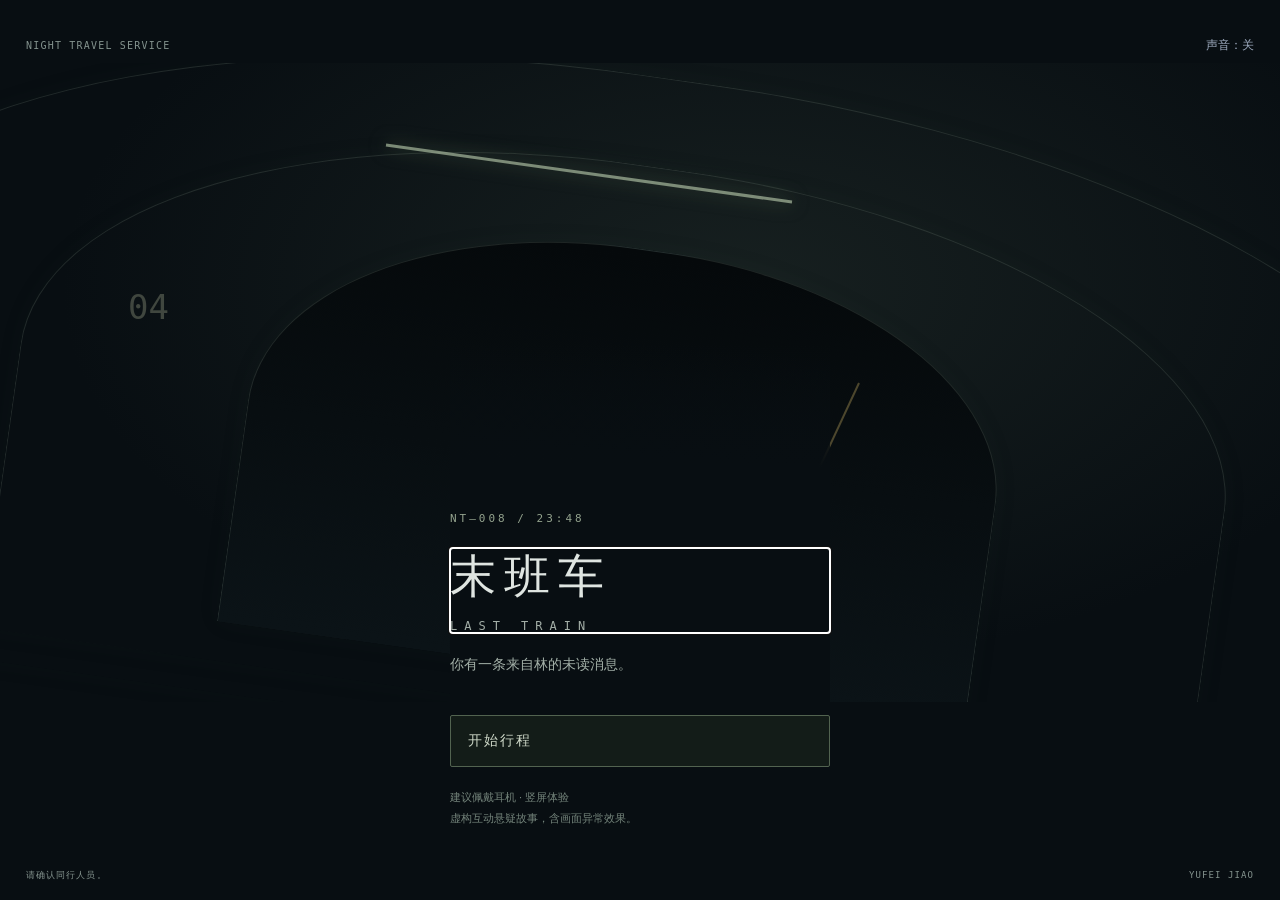
<file: minitool/index.html>
<!doctype html>
<html lang="zh-CN">
<head>
<meta charset="utf-8"><meta name="viewport" content="width=device-width,initial-scale=1,viewport-fit=cover">
<meta name="theme-color" content="#0c121c">
<title>行程与退款 · 夜间出行账户</title>
<meta name="description" content="一笔未完成的行程。一个等待确认的终点。原创互动悬疑序章。">
<link rel="icon" type="image/svg+xml" href="data:image/svg+xml,%3Csvg xmlns='http://www.w3.org/2000/svg' viewBox='0 0 32 32'%3E%3Ccircle cx='16' cy='16' r='10' fill='none' stroke='%23e32017' stroke-width='4'/%3E%3Cpath d='M1 13h30v6H1z' fill='%23003688'/%3E%3C/svg%3E">
<link rel="stylesheet" href="./game.css"><link rel="stylesheet" href="./v2.css"><link rel="stylesheet" href="./mobile.css"><script src="./compat.js" defer></script><script src="./app.js" defer></script>
</head>
<body class="at-start">
<section id="start-screen" class="start-screen" aria-label="末班车开始界面">
<div class="start-top"><span>NIGHT TRAVEL SERVICE</span><button class="text-button" data-sound-toggle aria-pressed="false">声音：关</button></div>
<div class="start-art" aria-hidden="true"><div class="tunnel tunnel-one"></div><div class="tunnel tunnel-two"></div><div class="tunnel tunnel-three"></div><div class="tunnel-light"></div><span class="platform-number">04</span><div class="platform-line"></div></div>
<div class="start-copy"><span class="start-code">NT—008 / 23:48</span><h1 id="start-title" tabindex="-1">末班车<small>LAST TRAIN</small></h1><p>你有一条来自林的未读消息。</p><div class="start-actions"><button id="continue-game" class="button" hidden>继续行程 <span>→</span></button><button id="new-game" class="button secondary">开始行程 <span>→</span></button></div><p class="start-footnote">建议佩戴耳机 · 竖屏体验<br>虚构互动悬疑故事，含画面异常效果。</p></div>
<div class="start-bottom"><span>请确认同行人员。</span><span>YUFЕI JIAO</span></div></section>

<header class="topbar"><a class="brand" href="#" data-action="mobile-menu" aria-label="夜间出行信息处首页"><svg viewBox="0 0 88 72" width="47" height="39" aria-hidden="true"><circle cx="44" cy="36" r="26" fill="none" stroke="#e32017" stroke-width="10"/><path d="M3 28h82v16H3z" fill="#4264c4"/></svg><span><strong>夜间出行账户</strong><small>LONDON NIGHT TRAVEL</small></span></a><button class="text-button journey-menu" data-action="mobile-menu" aria-label="打开行程菜单">菜单</button><button class="text-button" data-sound-toggle aria-pressed="false">声音：关</button><div class="session"><span>受委托访问</span><strong>NT—008 / M. LIN</strong></div></header>
<div class="shell"><aside class="sidebar"><div class="card-overview"><span class="eyebrow">TRAVEL CARD</span><div class="card-number">•••• 1408</div><div class="balance-label">可用余额</div><div class="balance" id="balance">£4.60</div><span class="muted">持卡人　M. LIN</span></div><nav aria-label="账户服务"><button data-action="nav" data-view="history" class="nav-button active"><span>01</span>行程与退款</button><button data-action="nav" data-view="map" class="nav-button"><span>02</span>线路查询</button><button data-action="nav" data-view="support" class="nav-button"><span>03</span>在线客服<span id="support-count" class="nav-dot" hidden>1</span></button><button data-action="open-chat" class="nav-button"><span>04</span>林 <b class="unread-badge" data-unread hidden></b></button></nav><div class="sidebar-bottom"><button class="text-button" data-action="full-rules">乘客安全须知</button><button class="text-button" data-action="hint">需要一点提示？</button><button class="text-button" data-action="v2-settings">画面设置</button><button class="text-button" data-action="restart">重新开始</button></div></aside>
<main id="workspace" tabindex="-1"></main>
<aside class="correspondence" aria-label="朋友的消息"><div class="panel-heading"><span class="eyebrow">共享行程</span><span class="case-number">1408</span></div><div class="friend-heading"><div class="avatar">林</div><div><strong>林</strong><p id="friend-status">最后联系于 23:48</p></div></div><div class="side-chat-tools"><button class="text-button" data-action="open-chat">查看聊天 <b class="unread-badge" data-unread hidden></b></button></div><div id="friend-messages" role="log" aria-label="林的聊天记录"></div><div id="side-lin-typing" class="lin-typing" role="status"></div><div id="side-lin-replies" class="lin-replies"></div><button id="lin-attachment" data-action="plan" class="attachment" hidden><span class="file-icon">↳</span><span><strong>返程路线与刷卡回执</strong><small>林分享的附件 · 2 页</small></span><span>↗</span></button><div id="v2-side-tools"></div><div class="saved"><div class="panel-heading"><span class="eyebrow">本次核对</span><span id="evidence-count">0</span></div><div id="evidence-list"><p class="empty-text">查看记录后，可在这里保留核对结果。</p></div></div></aside></div>
<footer><div class="mobile-tools"><button class="text-button" data-action="hint">需要一点提示？</button><button class="text-button" data-action="v2-settings">画面设置</button><button class="text-button" data-action="restart">重新开始</button></div><span>虚构互动故事 · 非 TfL 官方服务 · 不发生真实扣款</span><span>LAST TRAIN / 未完成行程</span></footer>
<button class="floating-chat" data-action="open-chat" aria-label="打开与林的聊天"><span class="avatar">林</span><span>消息</span><b class="unread-badge" data-unread hidden></b></button>
<div id="lin-toast" class="lin-toast" role="status" aria-live="polite" hidden><button class="toast-open" data-action="open-chat"><span class="avatar">林</span><span class="toast-content"><strong>林发来消息 <time id="toast-time"></time></strong><span id="toast-preview"></span><small>点击查看并回复</small></span></button><button data-action="dismiss-toast" class="toast-dismiss" aria-label="收起消息提醒">×</button></div>
<div id="announcement" class="sr-only" role="status" aria-live="polite"></div><div id="screen-signal" class="screen-signal" popover="manual" hidden role="status" aria-live="assertive"></div>
<dialog id="modal"><div class="modal-top"><span id="modal-category" class="eyebrow">行程档案</span><button data-action="close" class="close-button" aria-label="关闭">×</button></div><div id="modal-body"></div></dialog>
<noscript><p class="noscript">此互动故事需要启用 JavaScript。</p></noscript>
</body></html>
</file>
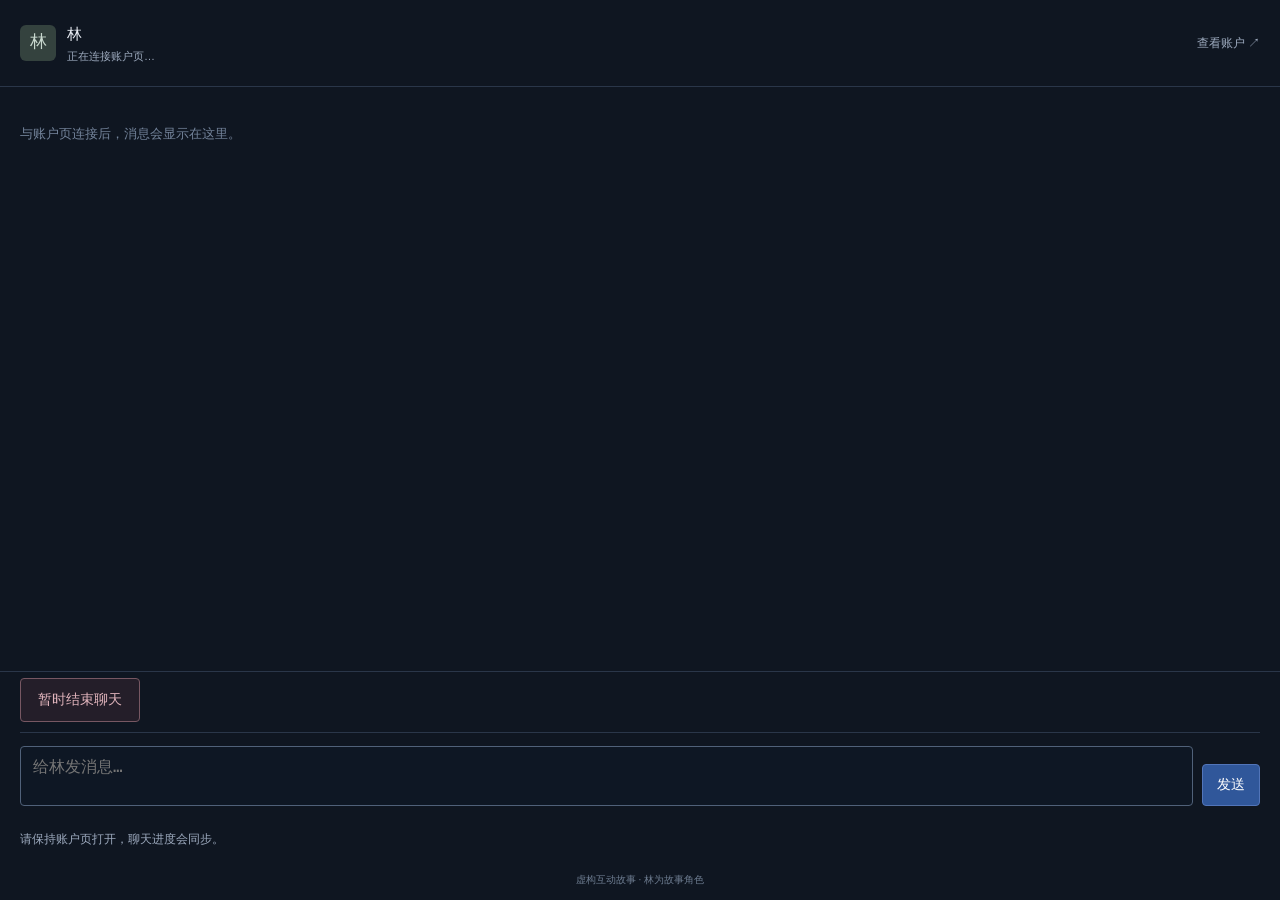
<file: journey/chat.html>
<!doctype html>
<html lang="zh-CN">
<head><meta charset="utf-8"><meta name="viewport" content="width=device-width,initial-scale=1"><meta name="theme-color" content="#0f1621"><title>林 · 消息</title><link rel="icon" href="data:image/svg+xml,%3Csvg xmlns='http://www.w3.org/2000/svg' viewBox='0 0 32 32'%3E%3Crect width='32' height='32' rx='8' fill='%2334423e'/%3E%3Ctext x='16' y='23' text-anchor='middle' font-size='22' fill='%23c8d8ce'%3E林%3C/text%3E%3C/svg%3E"><link rel="stylesheet" href="game.css"><link rel="stylesheet" href="v2.css"><script type="module" src="chat.js"></script></head>
<body class="chat-page"><header class="chat-header"><div class="friend-heading"><div class="avatar">林</div><div><strong>林</strong><p id="connection-state" role="status">正在连接账户页…</p></div></div><button class="text-button" id="focus-account">查看账户 ↗</button></header><p class="chat-connection-note" id="connection-note" hidden>账户页已断开。请保留账户窗口打开，或从账户页重新打开聊天。<a href="./" target="_blank" rel="noopener">打开账户页 ↗</a></p><main id="chat-thread" class="lin-thread" role="log" aria-live="polite" aria-label="与林的聊天"><p class="empty-text">与账户页连接后，消息会显示在这里。</p></main><div class="chat-composer"><button id="end-conversation" class="button end-conversation" data-action="end-chat">暂时结束聊天</button><div id="chat-replies" class="lin-replies"></div><form class="lin-compose" id="chat-compose"><label class="sr-only" for="chat-input">给林发消息</label><textarea id="chat-input" rows="2" maxlength="320" placeholder="给林发消息…"></textarea><button type="submit" class="button">发送</button></form><button id="chat-attachment" class="attachment" data-action="plan" hidden><span class="file-icon">↳</span><span><strong>返程路线与刷卡回执</strong><small>在账户页打开附件 · 2 页</small></span></button><p id="chat-waiting" class="small-note">请保持账户页打开，聊天进度会同步。</p></div><div class="chat-fiction">虚构互动故事 · 林为故事角色</div><noscript>此互动故事需要启用 JavaScript。</noscript><div id="screen-signal" class="screen-signal" popover="manual" hidden role="status" aria-live="assertive"></div></body></html>
</file>
<file: style.css>
:root{color-scheme:dark;--navy:#15191f;--ink:#d8dadd;--muted:#a0a7af;--red:#983c40;--line:#30343a;--paper:#111316;--bg:#090a0c}*{box-sizing:border-box}html{scroll-behavior:smooth;scroll-padding-top:25px}body{margin:0;color:var(--ink);background:var(--bg);font-family:Arial,"PingFang SC","Microsoft YaHei",sans-serif;font-size:16px;line-height:1.8}button,a{-webkit-tap-highlight-color:transparent}button{font:inherit;cursor:pointer}a{color:inherit}button:focus-visible,a:focus-visible{outline:3px solid #b96713;outline-offset:5px}button:disabled{cursor:default}button[hidden],[hidden]{display:none!important}.topline{background:#08090b;color:#c3cbd5;font-size:12px;letter-spacing:1px}.topline>div{max-width:1120px;margin:auto;display:flex;justify-content:space-between;padding:7px 30px}.masthead{background:var(--navy);color:white;display:flex;align-items:center;justify-content:space-between;padding:31px max(30px,calc((100vw - 1060px)/2));gap:30px;border-bottom:4px solid var(--red)}.brand{display:flex;gap:21px;align-items:center}.brand-mark{display:block;width:88px;height:72px;flex:0 0 auto}.brand-en{font-size:12px;letter-spacing:3.2px;margin:0 0 5px;color:#b9c6d2}.brand-zh{font-family:"Songti SC",SimSun,serif;font-size:27px;font-weight:bold;letter-spacing:2px;margin:0}.edition{display:flex;flex-direction:column;align-items:flex-end;color:#b2c0ce;font:12px/2 monospace;letter-spacing:1px}.nav{background:#111316;border-bottom:1px solid #30343a}.nav>div{max-width:1120px;margin:auto;display:flex;padding:0 30px;gap:35px;align-items:stretch}.nav a,.nav button{font-size:14px;text-decoration:none;padding:14px 0;color:var(--ink);white-space:nowrap}.nav a.current{border-bottom:3px solid #b9c2cf;font-weight:600}.nav button{background:none;border:0;margin-left:auto}.nav a:hover,.nav button:hover{text-decoration:underline}main{max-width:1120px;margin:auto;padding:0 30px}.breadcrumbs{display:flex;align-items:center;justify-content:space-between;padding:22px 0;font-size:12px;color:var(--muted)}.breadcrumbs button{border:0;background:transparent;color:var(--muted);font-size:12px;padding:0}.layout{display:grid;grid-template-columns:minmax(0,1fr) 232px;gap:28px;align-items:start}article{background:var(--paper);border:1px solid #30343a;box-shadow:0 2px 5px #132a4210;padding:40px 42px 30px}.document-heading{text-align:center;border-bottom:1px solid var(--line);padding-bottom:22px}.doc-code{font-size:12px;color:#a0a7af;letter-spacing:2px;margin:0 0 20px}h1{font-family:"Songti SC",SimSun,Georgia,serif;font-size:29px;line-height:1.5;margin:0;font-weight:700;letter-spacing:1px}.subtitle{margin:5px 0 20px;font-family:"Songti SC",SimSun,serif;font-size:18px}.meta{font-size:12px;color:var(--muted);display:flex;justify-content:center;flex-wrap:wrap;gap:3px 20px}.preface{font-family:"Songti SC",SimSun,Georgia,serif;margin:27px 0 29px}.preface p{margin:0 0 8px}h2{display:flex;gap:16px;align-items:center;background:#1b1e23;border-left:3px solid #7c8997;font-size:16px;padding:8px 12px;margin:0;font-weight:600}h2>span:first-child{font-family:monospace;color:#a0a7af;font-size:12px;white-space:nowrap;letter-spacing:.5px}.rules{padding:0;margin:0 0 25px;list-style:none}.rules li{display:flex;gap:18px;border-bottom:1px solid #2a2d32;padding:21px 0}.rule-number{font:14px/1.9 Georgia,serif;flex:0 0 23px;color:#a0a7af;padding-top:2px}.rules p{margin:0;font-family:"Songti SC",SimSun,Georgia,serif;line-height:1.95}.rules .emphasis{font-weight:bold}.rules li:last-child{border-bottom:0}#rail{scroll-margin-top:24px}.staff-rule div>p:first-child:has(+.redacted){display:inline}.redacted{font-family:"Songti SC",SimSun,Georgia,serif;color:#f7f7f7;background:#28303a;border:0;padding:0 6px;line-height:1.5;vertical-align:baseline;letter-spacing:2px}.redacted:hover,.redacted[aria-expanded=true]{background:#912c2c}.staff-note{color:#e69799;margin-top:10px!important;font-size:14px}.confirmation{border-top:1px solid #42464e;border-bottom:1px solid var(--line);text-align:center;padding:24px 0 19px;scroll-margin-top:24px}.confirmation>p:first-child{font-size:14px;margin:0 0 14px}.confirmation>button:first-of-type{background:var(--navy);color:white;border:1px solid var(--navy);padding:10px 22px;font-size:14px}.confirmation>button:first-of-type:hover{background:#303640}.confirmation>button:disabled{background:#5f6e7c;border-color:#5f6e7c}.receipt{color:#e69799;font-size:14px;line-height:1.9;margin:15px 0 0}.receipt:empty{display:none}#reset{border:0;background:none;text-decoration:underline;color:var(--muted);font-size:12px;padding:10px}.signature{display:flex;flex-direction:column;align-items:flex-end;margin-top:24px;gap:4px;font-family:"Songti SC",SimSun,serif;font-size:14px}.signature>span:last-child{font-family:Arial,"Microsoft YaHei",sans-serif;font-size:12px;color:var(--muted)}aside{padding-top:5px}.side-label{font-size:12px;color:#a0a7af;letter-spacing:1px;margin-bottom:12px}.departure{background:#171b1d;color:#eab766;padding:17px 16px 12px;border-top:4px solid #a6adb2;box-shadow:0 2px 4px #0002;font-family:"Courier New",monospace}.display-top{display:flex;justify-content:space-between;border-bottom:1px solid #5a4b33;padding-bottom:11px;font-size:12px;color:#c7aa7b}.train-name{font-size:26px;letter-spacing:-1px;line-height:1.5;padding:16px 0 9px;white-space:nowrap;text-shadow:0 0 4px #d89c3540}.destination{display:flex;justify-content:space-between;font-size:14px}.platform{border-top:1px solid #4a4235;display:flex;justify-content:space-between;margin-top:17px;padding-top:8px;font-size:12px;color:#bfa272}.display-caption{font-size:12px;line-height:1.9;color:var(--muted);margin:11px 0 33px}.side-note{border-top:2px solid #535a64;border-bottom:1px solid #30343a;padding:13px 0 15px}.side-note p{font-size:14px;line-height:1.9;margin:0;color:#afb5bd}.side-note .side-heading{font-weight:600;color:var(--ink);margin-bottom:9px}.archive-code{margin-top:33px;display:flex;flex-direction:column;font:12px/1.8 monospace;letter-spacing:1px;color:#87929c}.archive-code strong{font-size:30px;font-weight:400;color:#a0a7af;margin:3px 0}footer{padding:27px 0 30px;color:var(--muted);font-size:12px}footer>div{display:flex;justify-content:space-between;border-bottom:1px solid #30343a;padding-bottom:15px;gap:10px}footer>div>span:last-child{font-family:monospace;letter-spacing:2px}footer p{margin:14px 0 0;font-size:12px;color:#a0a7af}body.confirmed .departure{border-top-color:#9f3934}body.confirmed .train-name{color:#eea373}html[lang=en] .brand-zh{font-size:23px;letter-spacing:0}html[lang=en] h1{font-size:28px}html[lang=en] .rules p,html[lang=en] .preface{font-family:Georgia,serif}@media(min-width:1000px){aside{position:sticky;top:28px}}@media(max-width:850px){.layout{grid-template-columns:minmax(0,1fr) 200px;gap:18px}article{padding:30px 25px}.brand-zh{font-size:23px}.edition{display:none}.train-name{font-size:23px}h1{font-size:26px}.nav>div{gap:25px}}@media(max-width:650px){.topline>div{padding:6px 18px;letter-spacing:0}.topline .fiction{font-size:12px}.masthead{padding:23px 18px}.brand{gap:14px}.brand-mark{width:66px;height:54px}.brand-en{font-size:12px;letter-spacing:1.3px}.brand-zh{font-size:20px;letter-spacing:.5px}.nav>div{padding:0 18px;gap:19px}.nav a,.nav button{font-size:12px;padding:12px 0}main{padding:0 15px}.breadcrumbs{padding:16px 0;font-size:12px}.layout{display:flex;flex-direction:column;gap:25px}article{width:100%;padding:27px 21px 24px}h1{font-size:24px;letter-spacing:0}.subtitle{font-size:16px}.doc-code{font-size:12px;margin-bottom:16px}.meta{flex-direction:column;font-size:12px;gap:3px}.preface{margin-top:23px}h2{gap:12px;font-size:16px;padding:8px 9px}.rules li{gap:11px;padding:18px 0}.rule-number{flex-basis:20px}.rules p{line-height:1.9}aside{width:100%;display:grid;grid-template-columns:minmax(0,1fr) minmax(0,1fr);column-gap:19px;padding:0 6px}.side-label{grid-column:1/-1}.departure{grid-column:1;grid-row:2}.display-caption{grid-column:1;margin:10px 0 0}.side-note{grid-column:2;grid-row:2/4}.archive-code{display:none}.train-name{font-size:22px;letter-spacing:-1px}.departure{padding:11px 10px}.display-top{font-size:12px;gap:8px}.side-note p{font-size:14px}footer>div{flex-direction:column;gap:8px}html[lang=en] .brand-zh{font-size:17px}html[lang=en] h1{font-size:25px}html[lang=en] .nav>div{gap:13px}html[lang=en] h2{align-items:flex-start}}@media(prefers-reduced-motion:reduce){html{scroll-behavior:auto}}@media print{:root{color-scheme:light;--paper:white;--ink:black;--muted:#444;--line:#bbb}body{background:white;color:black}.topline,.masthead,.nav,.breadcrumbs,aside,footer,.confirmation button,.staff-note{display:none!important}main{max-width:none;padding:0}.layout{display:block}article{border:0;box-shadow:none;padding:0}.document-heading{padding-bottom:14px}.preface{margin:16px 0}.rules li{padding:10px 0;break-inside:avoid}.rules{margin-bottom:14px}h2{break-after:avoid}.redacted{background:none;color:black;padding:0}.signature{margin-top:15px}footer{display:block!important}.confirmation{padding:10px 0}}

/* Full archive and dark notice additions. */
.background{margin:0 0 34px}.background h2{margin-bottom:20px}.background>p,.background-points,.corrections p,.maintenance p{font-family:"Songti SC",SimSun,Georgia,serif;line-height:1.95}.background>p{margin:0 0 14px}.background-points{padding-left:1.5em;margin:18px 0 0}.background-points li{padding-left:5px;margin:9px 0}.background h2>span:first-child{font:inherit;color:inherit;white-space:normal}.rules p+p{margin-top:9px}.corrections{margin-top:42px;padding:26px 24px;background:#171214;border:1px solid #543337;border-top:3px solid #a45458;scroll-margin-top:24px}.correction-heading .doc-code{display:block;color:#d79b9e;margin:0 0 10px}.correction-heading h2{display:block;background:none;border:0;padding:0;font-size:22px;font-family:"Songti SC",SimSun,Georgia,serif;line-height:1.65;color:#e7d9da}.corrections>p{margin:20px 0}.amendment{margin:25px 0}.amendment h3{font-size:16px;line-height:1.8;margin:0 0 10px;font-weight:600;color:#e0c3c5}.amendment p{margin:9px 0}.correction-priority{border-top:1px solid #543337;padding-top:20px}.corrections .signature time{font:16px/1.8 monospace;color:#d79b9e}.maintenance{border-top:1px solid var(--line);margin-top:32px;padding-top:18px;color:#afb5bd}.maintenance p{font-size:14px;margin:0 0 15px}.maintenance .signature{font-size:14px}.confirmation>button:first-of-type{background:#242a32;border-color:#697480}.confirmation>button:disabled{background:#24272c;border-color:#41464f;color:#adb3bc}.nav>div{gap:24px;flex-wrap:wrap}.nav a,.nav button{font-size:14px}.archive-code strong{color:#aab2bd}article{box-shadow:0 8px 35px #0003}.brand-zh{color:#e1e4e8}.edition,.brand-en{color:#aab2bd}html[lang=en] .background>p,html[lang=en] .background-points,html[lang=en] .corrections p,html[lang=en] .maintenance p{font-family:Georgia,serif}.background,.rules,.corrections,.maintenance{overflow-wrap:anywhere}
@media(max-width:650px){.nav>div{column-gap:20px;row-gap:0}.nav a,.nav button{font-size:14px;padding:9px 0}.corrections{padding:21px 16px;margin-top:30px}.correction-heading h2{font-size:20px}.background{margin-bottom:26px}.nav button{margin-left:0}.confirmation>button:first-of-type{max-width:100%}.topline>div{gap:12px;flex-wrap:wrap}.brand{min-width:0}.brand>div{min-width:0}.brand-en{overflow-wrap:anywhere}}
@media print{h2{background:#eee;color:black;border-color:#888}.corrections{background:white;border-color:#888;padding:20px}.correction-heading h2,.correction-heading .doc-code,.amendment h3,.corrections .signature time,.maintenance{color:black}.correction-priority{border-color:#888}.staff-note{display:block!important;color:black}.maintenance p{font-size:12px}.corrections{break-before:page}.amendment{break-inside:avoid}}

/* Later supplements keep the same quiet document typography. */
.appendix{margin-top:36px;border-top:1px solid var(--line);padding-top:24px;scroll-margin-top:24px}.appendix h2{margin-bottom:20px;align-items:baseline}.appendix h2>span:last-child{white-space:normal}.appendix p,.procedure{font-family:"Songti SC",SimSun,Georgia,serif;line-height:1.95}.appendix p{margin:0 0 15px}.procedure{padding-left:1.6em}.procedure li{padding-left:6px;margin:0 0 18px}.confirmation{margin-top:32px}.corrections{background:#141417;border-color:#42424a;border-top:2px solid #67565a}.correction-heading h2{color:var(--ink)}.correction-heading .doc-code,.amendment h3{color:#c8bfc2}.correction-priority{border-color:#42424a}.topline .edition-label{font-size:12px}.background-points{list-style:decimal}html[lang=en] .appendix p,html[lang=en] .procedure{font-family:Georgia,serif}@media print{.appendix{border-color:#888}.corrections{background:white}.correction-heading .doc-code,.amendment h3{color:black}.procedure li{break-inside:avoid}}
</file>
<file: journey/game.css>
:root{color-scheme:dark;--bg:#0b111a;--surface:#131c29;--surface2:#192435;--border:#2a3649;--text:#e9edf4;--muted:#9daabe;--blue:#8faeff;--amber:#e1b779;--green:#90cbb0}*{box-sizing:border-box}body{margin:0;background:var(--bg);color:var(--text);font:16px/1.7 Arial,"PingFang SC","Microsoft YaHei",sans-serif}button,input,select{font:inherit}button,a,select{touch-action:manipulation}button{cursor:pointer}button:disabled{cursor:not-allowed;opacity:.5}a{color:var(--blue)}button:focus-visible,a:focus-visible,select:focus-visible,[role=button]:focus-visible{outline:3px solid #adbeff;outline-offset:4px}button{color:inherit}button[hidden],[hidden]{display:none!important}button:active:not(:disabled){transform:translateY(1px)}.topbar{padding:23px 36px;display:flex;justify-content:space-between;align-items:center;background:#101826;border-bottom:1px solid var(--border);gap:20px}.brand{display:flex;gap:15px;align-items:center;text-decoration:none;color:var(--text)}.brand strong{display:block;font-size:21px;letter-spacing:1px}.brand small{display:block;font:11px/1.8 Arial;letter-spacing:2.3px;color:var(--muted)}.session{text-align:right;font-size:13px;color:var(--muted)}.session strong{display:block;color:#d1daea;font:12px/2 monospace;letter-spacing:1px}.shell{max-width:1540px;margin:auto;display:grid;grid-template-columns:210px minmax(0,1fr) 280px;min-height:calc(100vh - 164px)}.sidebar{border-right:1px solid var(--border);padding:30px 18px;display:flex;flex-direction:column;gap:30px}.card-overview{border:1px solid #3a4960;padding:19px 18px;background:linear-gradient(140deg,#273a57,#172235);border-radius:8px;position:relative}.card-number{font:17px/1.8 monospace;letter-spacing:3px;margin:8px 0 17px}.balance-label{font-size:13px;color:#b5c3d8}.balance{font-size:31px;line-height:1.3;margin:4px 0 14px;letter-spacing:-1px}.card-overview .muted{font-size:12px}.eyebrow{font-size:12px;font-weight:600;letter-spacing:1.3px;color:var(--muted)}nav{display:grid;gap:4px}.nav-button{background:none;border:0;border-radius:4px;text-align:left;padding:13px 11px;font-size:15px;display:flex;align-items:center;gap:12px;color:var(--muted)}.nav-button>span:first-child{font:12px monospace;color:#65768e}.nav-button:hover{background:#192337}.nav-button.active{background:#23334f;color:#d5e1ff}.nav-button.active>span:first-child{color:#9ab8ff}.nav-dot{margin-left:auto;display:grid;place-items:center;width:20px;height:20px;font-size:12px;border-radius:50%;background:#3e5993;color:white}.sidebar-bottom{margin-top:auto;display:grid;gap:10px;padding:25px 10px 0;font-size:13px}.sidebar-bottom a{color:var(--muted);text-decoration:none}.text-button{border:0;background:none;padding:0;text-align:left;color:var(--muted);font-size:13px}.text-button:hover{text-decoration:underline;color:var(--text)}#workspace{padding:34px 32px 50px;min-width:0;outline:0}.page-heading{display:flex;justify-content:space-between;align-items:flex-start;gap:15px;margin-bottom:25px}.page-heading h1{margin:4px 0 5px;font-size:28px;letter-spacing:-.5px;font-weight:600}.page-heading p{margin:0;font-size:14px;color:var(--muted)}.ref{font:12px/1.8 monospace;letter-spacing:1px;color:var(--muted)}.shared-note{border-left:2px solid #607ba8;background:#172235;padding:14px 18px;margin:0 0 28px;font-size:14px;line-height:1.8;color:#bbc9df}.shared-note strong{color:#e5ecf9}.panel{border:1px solid var(--border);background:var(--surface);border-radius:5px;margin-bottom:22px;overflow:hidden}.panel-title{padding:18px 21px;border-bottom:1px solid var(--border);display:flex;align-items:center;justify-content:space-between;gap:10px}.panel-title h2{margin:0;font-size:17px;font-weight:500}.panel-content{padding:22px}.badge{font-size:12px;padding:3px 9px;border:1px solid #435269;border-radius:3px;color:#bbc9dd;white-space:nowrap}.badge.pending{border-color:#806548;background:#342b22;color:#edc892}.badge.done{color:#acd1bd;border-color:#3f6452}.journey-row{display:grid;grid-template-columns:74px minmax(0,1fr) auto;gap:17px;padding:20px 21px;border-bottom:1px solid var(--border);align-items:center}.journey-row:last-child{border-bottom:0}.journey-date{font:13px/1.7 monospace;color:var(--muted)}.journey-route{font-size:15px}.journey-route small{display:block;font-size:12px;color:var(--muted);margin-top:4px}.journey-fare{text-align:right;white-space:nowrap;font-size:16px}.journey-fare small{display:block;font-size:12px;color:var(--muted)}.journey-row.current{background:#1b2739}.route-dots{color:var(--muted);font-size:13px}.button{display:inline-flex;justify-content:center;align-items:center;text-decoration:none;gap:10px;padding:10px 17px;min-height:44px;border:1px solid #5275b9;border-radius:4px;background:#30579a;color:#fff;font-size:14px;line-height:1.5}.button:hover{background:#3b66ae}.button.secondary{background:transparent;border-color:#43536d;color:#c9d8f1}.button.secondary:hover{background:#23324b}.button.quiet{background:#1d293d;border-color:var(--border);color:#c4d0e2}.button.danger{background:#422f35;border-color:#755058}.actions{display:flex;gap:12px;flex-wrap:wrap;margin-top:22px}.small-note{font-size:13px;color:var(--muted);margin:10px 0 0}.detail-grid{display:grid;grid-template-columns:1fr 1fr;gap:19px;margin-bottom:22px}.detail-grid div span{display:block;font-size:12px;color:var(--muted);margin-bottom:4px}.detail-grid div strong{font-weight:500}.amount{font-size:29px!important;line-height:1.3}.timeline{border-left:1px solid #43536d;margin:18px 0 25px 8px;padding-left:26px}.timeline-item{position:relative;padding-bottom:19px}.timeline-item:last-child{padding-bottom:0}.timeline-item:before{content:"";position:absolute;left:-31px;top:9px;border-radius:50%;width:8px;height:8px;border:2px solid #8da9d7;background:var(--surface)}.timeline-item strong{font-weight:500;display:block}.timeline-item span{font-size:13px;color:var(--muted)}.timeline-item.missing:before{border-color:var(--amber);background:var(--surface)}label{display:block;font-size:14px;color:#c2cde0;margin:16px 0 8px}select{display:block;width:100%;padding:12px 13px;background:#0e1724;border:1px solid #506179;border-radius:3px;color:var(--text);font-size:15px;min-height:48px}.form-feedback{font-size:14px;background:#252635;border-left:2px solid var(--amber);padding:12px 15px;margin:18px 0 0;color:#e0c8a8}.correspondence{border-left:1px solid var(--border);padding:31px 21px;background:#0f1621}.panel-heading{display:flex;justify-content:space-between;align-items:center;margin-bottom:19px}.case-number{font:12px monospace;color:#6b7b91}.friend-heading{display:flex;gap:11px;align-items:center;margin-bottom:25px}.avatar{width:36px;height:36px;display:grid;place-items:center;background:#34423e;color:#c8d8ce;border-radius:6px;font-size:17px}.friend-heading strong{font-size:15px;font-weight:500}.friend-heading p{font-size:11px;margin:0;color:var(--muted)}.message{margin:0 0 18px}.message time{display:block;font:11px/1.5 monospace;color:#78889f;margin-bottom:6px}.message p{margin:0;border:1px solid #2b3647;padding:12px 13px;background:#1b2636;border-radius:0 7px 7px 7px;font-size:14px;line-height:1.85}.message.new p{border-color:#5b6d85}.attachment{background:transparent;border:1px solid #39485f;border-radius:4px;padding:12px 11px;display:flex;align-items:center;gap:10px;width:100%;text-align:left}.attachment:hover{background:#1c2839}.attachment strong{font-size:12px;display:block}.attachment small{font-size:11px;display:block;color:var(--muted);margin-top:2px}.file-icon{font-size:24px;color:#91add9}.saved{border-top:1px solid var(--border);margin-top:27px;padding-top:21px}.saved .panel-heading{margin-bottom:14px}.empty-text{font-size:13px;color:#73839a}.evidence-item{font-size:13px;margin:0 0 13px;line-height:1.6;color:#b6c8e3}.evidence-item:before{content:'↳ ';color:#829dc5}.evidence-item small{display:block;margin-left:16px;font-size:11px;color:#7c8da6}#evidence-count{font:12px monospace;color:var(--muted)}footer{max-width:1540px;margin:auto;border-top:1px solid var(--border);padding:17px 35px;display:flex;justify-content:space-between;gap:16px;color:#7f8ba0;font-size:11px}.segmented{display:flex;gap:0;border:1px solid #485975;border-radius:4px;overflow:hidden}.segmented button{background:transparent;border:0;padding:9px 15px;color:#aab9ce;font-size:14px}.segmented button.active{background:#344d76;color:white}.map-controls{display:flex;align-items:center;justify-content:space-between;gap:12px;flex-wrap:wrap;margin:0 0 14px}.map-wrapper{border-radius:4px;background:#fff;overflow:auto;max-height:510px;border:1px solid #465570}.map-wrapper svg{display:block;width:100%;min-width:650px;height:auto}.map-wrapper.zoom svg{width:160%;min-width:1000px}.map-wrapper g[role=button]{cursor:pointer}.map-wrapper g[role=button]:hover .station-hit,.map-wrapper g[role=button]:focus .station-hit{fill:#416ece;fill-opacity:.18;stroke:#456cca;stroke-width:2}.map-wrapper .selected .station-hit{fill:#416ece;fill-opacity:.15;stroke:#2c54a4;stroke-width:3}.map-caption{display:flex;justify-content:space-between;gap:10px;font-size:12px;color:var(--muted);margin:9px 0 19px}.station-tools{display:grid;grid-template-columns:1fr 1.2fr;gap:15px}.station-tools h2{font-size:15px;margin:0 0 9px;font-weight:500}.station-tools .panel-content{padding:18px}.station-tools label{margin-top:0}.station-detail h3{margin:0 0 10px;font-size:19px;font-weight:500}.station-detail p{font-size:13px;color:var(--muted);margin:6px 0}.comparison{display:grid;grid-template-columns:1fr 1fr;gap:1px;background:var(--border);border:1px solid var(--border);border-radius:4px;margin-top:18px}.comparison>div{background:var(--surface);padding:16px}.comparison strong{font-size:15px;font-weight:500}.comparison p{font-size:13px;color:var(--muted);margin:7px 0}.chat-log{padding:22px;display:grid;gap:20px;max-height:560px;overflow:auto}.chat-line{max-width:95%}.chat-line p{margin:4px 0 0;padding:13px 16px;background:#202e43;border:1px solid #30435e;border-radius:0 6px 6px 6px;font-size:15px;line-height:1.85}.chat-line .who{font-size:11px;color:var(--muted)}.chat-line.me{justify-self:end;text-align:right}.chat-line.me p{background:#294371;border-color:#405e8e;text-align:left;border-radius:6px 0 6px 6px}.chat-options{padding:18px 22px;border-top:1px solid var(--border);display:grid;gap:9px}.chat-options button{background:#152033;border:1px solid #3c4e69;padding:12px 15px;border-radius:3px;text-align:left;color:#c6d9f5;font-size:14px}.chat-options button:hover{background:#223652}.chat-note{font-size:12px;color:var(--muted);margin:2px 0}.receipt-link{display:block;margin-top:12px;border:1px solid #6980a1;border-radius:3px;background:#263a58;padding:12px;font-size:14px;color:#e4eafa;text-align:left;width:100%}.end-paper{padding:33px;border-top:3px solid #9ab8e5}.end-paper h2{font-size:29px;line-height:1.5;margin:18px 0 16px;font-weight:500}.end-paper>p{font-size:15px;line-height:1.95;color:#bac8dd}.result-number{font-size:45px!important;color:#e9eef7!important;margin:23px 0!important}.stamp{display:inline-block;padding:5px 9px;border:1px solid #5d786b;color:#acd0ba;font:12px monospace;letter-spacing:2px}.end-status{padding:17px 0;border-top:1px solid var(--border);border-bottom:1px solid var(--border);margin:24px 0;font-size:14px;color:#afc1d9}.end-status span{float:right}.end-note{font-size:12px!important;color:#7f90aa!important;margin-top:35px!important}dialog{background:#141e2d;color:var(--text);border:1px solid #526581;border-radius:7px;max-width:min(670px,calc(100vw - 32px));width:670px;max-height:88vh;padding:0;box-shadow:0 30px 100px #0009}dialog::backdrop{background:#030810c9}.modal-top{padding:14px 22px;border-bottom:1px solid var(--border);display:flex;justify-content:space-between;align-items:center;position:sticky;top:0;background:#141e2d;z-index:1}.close-button{border:0;background:none;color:#b3c5df;font-size:27px;line-height:1;padding:6px 8px}#modal-body{padding:26px}#modal-body h2{font-size:23px;font-weight:500;margin:0 0 15px}#modal-body p{font-size:15px;color:#c1cce0}#modal-body .eyebrow{display:block;margin-bottom:10px}.paper{background:#e9edf1;color:#192c47;border-radius:2px;padding:23px;margin:20px 0}.paper p{color:#31425a!important}.paper small{color:#637085;font-size:12px}.paper .paper-line{font:14px/1.9 monospace;border-top:1px solid #b5beca;padding-top:14px;margin-top:14px}.paper .timeline{border-color:#68768a}.paper .timeline-item:before{background:#e9edf1;border-color:#3d5d85}.paper .timeline-item span{color:#607087}.receipt-table{width:100%;border-collapse:collapse;font-size:14px}.receipt-table th,.receipt-table td{text-align:left;padding:11px 0;border-bottom:1px solid #aab5c2;vertical-align:top}.receipt-table th{font-weight:400;color:#5e6b80;width:47%}.sr-only{position:absolute;width:1px;height:1px;padding:0;margin:-1px;overflow:hidden;clip:rect(0,0,0,0);white-space:nowrap;border:0}.noscript{padding:20px}.inline-link{padding:0;border:0;background:none;color:var(--blue);text-decoration:underline;font-size:14px}.support-identity{display:flex;gap:13px;align-items:center}.operator-avatar{width:34px;height:34px;border:1px solid #6383b2;display:grid;place-items:center;font:12px monospace;color:#adbfdb}.tip{border-top:1px solid var(--border);padding-top:15px;font-size:13px;color:var(--muted)}
@media(min-width:1600px){.shell{border-left:1px solid var(--border);border-right:1px solid var(--border)}}@media(max-width:1180px){.shell{grid-template-columns:180px minmax(0,1fr) 240px}#workspace{padding:27px 23px}.correspondence{padding:28px 16px}.sidebar{padding:27px 14px}.card-overview{padding:17px 13px}.station-tools{grid-template-columns:1fr}.map-wrapper svg{min-width:630px}.journey-row{gap:12px;grid-template-columns:60px minmax(0,1fr) auto;padding:17px}}@media(max-width:960px){.shell{grid-template-columns:180px minmax(0,1fr)}.correspondence{grid-column:2;border-top:1px solid var(--border);border-left:0;padding:26px;display:grid;grid-template-columns:1fr 1fr;gap:15px 23px}.correspondence>.panel-heading,.correspondence>.friend-heading{grid-column:1/-1;margin-bottom:0}.correspondence>.attachment{align-self:start}.saved{grid-column:1/-1;margin-top:0}.sidebar{grid-row:1/3}.map-wrapper svg{min-width:680px}}@media(max-width:650px){.topbar{padding:17px 18px;align-items:center}.brand{gap:10px}.brand strong{font-size:17px}.brand small{font-size:9px;letter-spacing:1.4px}.brand svg{width:37px}.session>span{display:none}.session strong{font-size:10px}.shell{display:flex;flex-direction:column}.sidebar{padding:0;border-right:0;gap:0}.card-overview{display:none}.sidebar nav{display:flex;gap:0;border-bottom:1px solid var(--border);padding:6px 8px;position:relative}.nav-button{flex:1;justify-content:center;font-size:13px;padding:11px 5px;gap:7px}.nav-button>span:first-child{display:none}.sidebar-bottom{display:none}#workspace{padding:24px 18px 29px}.page-heading h1{font-size:25px}.page-heading{margin-bottom:20px}.page-heading .ref{font-size:10px}.shared-note{padding:12px 14px}.journey-row{grid-template-columns:52px minmax(0,1fr) auto;padding:16px 13px;gap:10px}.journey-route{font-size:13px;overflow-wrap:anywhere}.journey-fare{font-size:14px}.panel-content{padding:19px}.panel-title{padding:16px 18px}.detail-grid{gap:15px}.detail-grid strong{font-size:14px}.correspondence{display:block;padding:24px 19px;border-left:0;border-top:1px solid var(--border)}.friend-heading{margin:14px 0 20px!important}.saved{margin-top:22px}.map-wrapper{max-height:440px}.station-tools{grid-template-columns:1fr}.map-controls .segmented{flex:1}.segmented button{flex:1;padding:9px 10px}.map-caption{font-size:11px}.comparison>div{padding:13px}.comparison p{font-size:12px}.chat-log{padding:18px 15px;max-height:480px}.chat-options{padding:16px 15px}.chat-line p{font-size:14px}.end-paper{padding:25px}.end-paper h2{font-size:25px}footer{padding:18px;display:block}footer span{display:block}footer span+span{margin-top:5px}#modal-body{padding:20px}.paper{padding:18px}.end-status span{float:none;display:block;margin-top:6px}}
@media(prefers-reduced-motion:reduce){*{scroll-behavior:auto!important}}

.mobile-tools{display:none}@media(max-width:650px){.mobile-tools{display:flex;gap:24px;padding-bottom:17px;margin-bottom:14px;border-bottom:1px solid var(--border)}}

/* Messages remain visible while the player investigates the account. */
[hidden]{display:none!important}.side-chat-tools{display:flex;align-items:center;justify-content:space-between;gap:10px;margin:-7px 0 18px}.side-chat-tools .text-button{font-size:12px}.unread-badge{display:inline-grid;place-items:center;min-width:18px;height:18px;padding:0 5px;background:#a94643;color:#fff;border-radius:12px;font-size:11px;line-height:1;font-weight:500}.lin-thread{padding:23px;overflow:auto}.lin-line{max-width:94%;margin-bottom:17px}.lin-line>span{display:block;color:#8495ab;font-size:11px;margin-bottom:5px}.lin-line p{margin:0;background:#1e2c3e;border:1px solid #334158;padding:11px 13px;border-radius:0 8px 8px 8px;font-size:14px;line-height:1.8;overflow-wrap:anywhere}.lin-line.outgoing{margin-left:auto}.lin-line.outgoing>span{text-align:right}.lin-line.outgoing p{background:#294533;border-color:#3d6149;border-radius:8px 0 8px 8px}.lin-replies{display:flex;gap:10px;flex-wrap:wrap;padding:16px 22px;border-top:1px solid var(--border)}.lin-replies:empty{display:none}.lin-replies .button{text-align:left;font-size:14px}#friend-messages{max-height:460px;overflow:auto;padding-right:4px;scrollbar-width:thin}#side-lin-replies{padding:12px 0;margin-bottom:12px;border:0}#side-lin-replies .button{font-size:12px;padding:9px 12px}.opening-heading{margin:20px 0 26px}.opening-heading h1{font-size:29px;font-weight:500;letter-spacing:.5px;margin:12px 0}.opening-heading p{font-size:14px;color:var(--muted)}.opening-conversation{max-width:680px}.opening-conversation .lin-thread{max-height:55vh;min-height:160px}.opening-mode .correspondence{visibility:hidden}.opening-mode .card-overview{opacity:.45}.floating-chat{position:fixed;right:24px;bottom:24px;z-index:10;border:1px solid #536952;background:#1a3024;box-shadow:0 5px 28px #0007;min-height:48px;padding:7px 13px;display:flex;align-items:center;gap:9px;border-radius:30px;color:#e5eddf;font-size:14px}.floating-chat .avatar{width:29px;height:29px;font-size:15px;border-radius:50%}.lin-toast{position:fixed;right:24px;top:88px;z-index:20;display:flex;width:350px;max-width:calc(100vw - 32px);background:#223229;border:1px solid #748871;border-radius:9px;box-shadow:0 14px 60px #0009;animation:message-arrive .2s ease-out}.toast-open{background:none;border:0;display:flex;align-items:flex-start;gap:12px;padding:17px;text-align:left;flex:1;min-width:0;color:#edf3e7}.toast-open>.avatar{flex-shrink:0}.toast-content{display:block;min-width:0}.toast-content strong{display:block;font-size:14px;font-weight:500;margin:0 0 7px}.toast-content time{float:right;font:11px monospace;margin-left:12px;color:#a2b69e}.toast-content>span{font-size:13px;line-height:1.8;display:-webkit-box;-webkit-line-clamp:3;-webkit-box-orient:vertical;overflow:hidden}.toast-content small{display:block;color:#a5ba9e;font-size:11px;margin-top:8px}.toast-dismiss{align-self:flex-start;padding:12px 11px;background:none;border:0;color:#c6d3c0;font-size:20px}.chat-window-actions{display:flex;align-items:center;flex-wrap:wrap;gap:12px;margin-top:20px;padding-top:16px;border-top:1px solid var(--border)}.chat-window-actions>span{font-size:12px;color:var(--muted)}#modal-lin-thread{max-height:49vh;padding:8px 0 10px}#modal-body .lin-replies{padding:15px 0}.confirmation-check{display:flex;gap:12px;align-items:flex-start;padding:16px;background:#1e2b3d;border:1px solid #40536c;border-radius:4px;line-height:1.8}.confirmation-check input{accent-color:#5279b3;width:19px;height:19px;flex-shrink:0;margin-top:3px}.decision-label{border-top:1px solid var(--border);padding-top:20px;color:#cbd6e6;font-size:13px;margin:8px 0}.result-number{overflow-wrap:anywhere}.map-wrapper svg{min-width:850px}.map-wrapper.zoom svg{min-width:1440px;width:180%}footer{padding-bottom:90px}.chat-page{height:100dvh;display:flex;flex-direction:column;background:#0f1621;min-width:280px}.chat-header{display:flex;align-items:center;justify-content:space-between;border-bottom:1px solid var(--border);padding:20px;flex-shrink:0}.chat-header .friend-heading{margin:0!important}.chat-header .text-button{font-size:12px}.chat-page .lin-thread{flex:1;min-height:0;padding:23px 20px}.chat-page .chat-composer{flex-shrink:0;padding:0 20px 14px;border-top:1px solid var(--border);max-height:40dvh;overflow:auto}.chat-page .lin-replies{padding:16px 0 5px;border:0}.chat-page .attachment{margin-top:12px}.chat-page .chat-fiction{font-size:10px;color:#6d7c90;padding:8px 20px 12px;text-align:center}.chat-connection-note{margin:0;padding:12px 20px;background:#3b3023;color:#e0c392;font-size:12px;line-height:1.8}.chat-connection-note a{color:#dde7f5;display:block}.chat-page .small-note{font-size:12px}.chat-page .lin-line{max-width:89%}@keyframes message-arrive{from{opacity:0;transform:translateY(-7px)}to{opacity:1;transform:translateY(0)}}
@media(max-width:960px){.correspondence{display:block}.opening-mode .correspondence{display:none}.side-chat-tools{justify-content:flex-start;gap:22px}.map-wrapper svg{min-width:850px}.opening-heading{margin-top:0}}
@media(max-width:650px){.lin-toast{top:16px;right:16px}.floating-chat{right:16px;bottom:16px}.opening-conversation .lin-thread{padding:18px;max-height:55dvh}.opening-conversation .panel-title .button{font-size:12px;padding:8px}.opening-heading h1{font-size:25px}.lin-replies{padding:16px 18px}.opening-mode .correspondence{display:none}.chat-page .lin-thread{padding:20px 17px}.map-caption{flex-wrap:wrap}.chat-page .friend-heading{margin:0!important}}
@media(prefers-reduced-motion:reduce){.lin-toast{animation:none}}

.lin-typing{min-height:22px;color:#8295ad;font-size:11px;padding:0 2px 8px}.typing-dots{display:inline-flex;gap:3px;margin-left:5px;vertical-align:middle}.typing-dots i{width:4px;height:4px;border-radius:50%;background:#9cafc5;animation:typing-dot 1.1s infinite ease-in-out}.typing-dots i:nth-child(2){animation-delay:.14s}.typing-dots i:nth-child(3){animation-delay:.28s}@keyframes typing-dot{0%,60%,100%{opacity:.35;transform:translateY(0)}30%{opacity:1;transform:translateY(-3px)}}.lin-compose{display:flex;gap:9px;align-items:flex-end;padding:13px 0;border-top:1px solid var(--border);margin-top:4px}.lin-compose textarea{resize:none;flex:1;min-width:0;background:#0e1724;border:1px solid #506179;border-radius:4px;color:var(--text);font:14px/1.6 inherit;padding:10px 12px}.lin-compose textarea:focus{outline:2px solid #567bb7;outline-offset:1px}.lin-compose .button{min-height:42px;padding:9px 14px}.clue-question{display:inline-grid;place-items:center;width:23px;height:23px;border:1px solid #7f91ae;border-radius:50%;background:#25364f;color:#e5ecf9;font-weight:600;cursor:pointer}.clue-question:hover{background:#3d5e8d}.unexited-clue{display:inline-block;border:0;background:none;color:#c86467;text-decoration:underline;font-size:12px;cursor:pointer;margin-top:9px}.faint-record{font-family:monospace;color:#778a9f!important;letter-spacing:.7px}.screen-signal{position:fixed;inset:0;z-index:1000;display:grid;place-items:center;background:#000;color:#d6dce8;white-space:pre;text-align:center;font:14px/2 monospace;letter-spacing:2px;border:0;padding:20px}.screen-signal::after{content:"";position:absolute;inset:0;opacity:.18;background:repeating-linear-gradient(0deg,transparent 0 3px,#fff 3px 4px);pointer-events:none}.screen-signal.signal-static{background:#111820;color:#d9e1e9;text-shadow:2px 0 #b7445d,-2px 0 #4d86ba}.screen-signal.signal-blackout{background:#000;color:#8993a0}.screen-signal.reduced-signal{transition:none}.terminology{position:relative;display:inline-block}.term-leak{position:absolute;inset:0;color:#b86569;animation:term-flicker .85s steps(2,end)}.term-normal{opacity:0;animation:term-return .85s steps(2,end) forwards}@keyframes term-flicker{0%,40%{opacity:1}41%,100%{opacity:0}}@keyframes term-return{0%,40%{opacity:0}41%,100%{opacity:1}}.amended-rule{border-color:#886868!important}.amended-rule h3{color:#e1b8b8}.chat-options .small-note{margin:0}.chat-options .button:disabled{opacity:.45;cursor:not-allowed}
</file>
<file: journey/v2.css>
.v2-chat-tools{display:flex;gap:8px;flex-wrap:wrap;margin-bottom:14px}.v2-chat-tools button{font-size:14px;padding:7px 10px}.location-map{border:1px solid #304258;border-radius:8px;overflow:hidden;margin:20px 0}.location-map svg{display:block;width:100%;height:auto}.location-meta{display:grid;grid-template-columns:repeat(3,1fr);gap:12px;font-size:14px;color:var(--muted)}.location-meta strong{color:var(--text);font-size:16px}.notice{border-left:3px solid #dfbd77;padding:12px 16px;background:#202838;font-size:14px}.hotline-card{text-align:center;padding:28px;background:#101823;border:1px solid var(--border)}.hotline-card>strong{display:block;font:64px/1.5 monospace;color:#adc4f4}.support-more{width:100%;border-bottom:1px solid var(--border);padding:12px 0;margin-bottom:14px}.support-more summary{cursor:pointer;color:var(--blue);padding:8px 0}.support-more form{display:grid;gap:8px;margin:20px 0}.support-more input{width:100%;padding:12px;border:1px solid var(--border);background:var(--bg);color:var(--text);border-radius:4px}.rule-list{padding-left:28px}.rule-list li{padding:8px 0}.signal-pressure{background:#080d15!important;color:#d8e6ff;display:grid;place-items:center;text-align:center;white-space:pre-line;font:24px/2 monospace;animation:none!important}.screen-signal.reduced-signal{animation:none!important}#v2-side-tools{padding:12px 0;border-bottom:1px solid var(--border)}.side-chat-tools{flex-wrap:wrap}.small-note{font-size:14px}.chat-options .support-more .actions{display:flex;flex-wrap:wrap}.panel-content .actions{flex-wrap:wrap}.lin-compose textarea{font-size:16px}@media(max-width:600px){.location-meta{grid-template-columns:1fr 1fr}.location-map{margin:14px -4px}.hotline-card>strong{font-size:46px}.v2-chat-tools{gap:6px}.v2-chat-tools button{flex:1 1 42%}.session{font-size:12px}}
.rule-probe-link{display:inline;padding:0;border:0;background:none;color:#8ab9ff;text-decoration:underline;text-underline-offset:4px;font:inherit;text-align:left}.rule-probe-link:hover{color:#c0daff}.corrupt-record{font:20px/2 monospace;letter-spacing:3px;color:#b6c8e6}#location-pin{position:fixed;left:22px;bottom:22px;width:300px;z-index:35;background:#111c2a;border:1px solid #435570;border-radius:9px;box-shadow:0 12px 42px #0008;overflow:hidden}.pin-heading{display:flex;align-items:center;justify-content:space-between;padding:8px 10px;border-bottom:1px solid #2c3d52;gap:4px}.pin-heading>div{display:flex}.pin-heading .button{font-size:13px;padding:3px 7px;min-height:32px}.pin-title{border:0;background:none;font-size:14px;font-weight:600;padding:6px 0}.pin-live-dot{display:inline-block;width:7px;height:7px;border-radius:100%;background:#8bbae9;margin-right:7px}.signal-lost .pin-live-dot{background:#d0ab6c}.pin-map svg{display:block;width:100%;height:150px}.pin-telemetry{display:flex;justify-content:space-between;gap:10px;padding:5px 12px;font-size:14px}.pin-telemetry.secondary{font-size:12px;color:#a4b4c8}.pin-note{margin:4px 12px 10px;font-size:12px;color:#9fafc5}[data-live-lin],[data-live-accuracy],[data-live-label],[data-live-expected],[data-live-expected-label]{transition:cx 1s linear,cy 1s linear,x 1s linear,y 1s linear,r 2s ease}.signal-notice{inset:auto 20px 24px!important;max-width:560px;margin:0 auto;background:#172335!important;border:1px solid #7892b5!important;font-size:16px!important;box-shadow:0 4px 30px #0006;letter-spacing:1px!important}.signal-notice::after{display:none}.screen-signal{pointer-events:none}@media(max-width:700px){#location-pin{left:10px;bottom:78px;width:220px}.pin-map svg{height:116px}.pin-heading{padding:5px 8px}.pin-title{font-size:13px}.pin-heading .button{padding:2px 4px}.pin-telemetry{font-size:12px}.pin-note{font-size:12px}.signal-notice{inset:auto 10px 80px!important}}
@media(prefers-reduced-motion:reduce){[data-live-lin],[data-live-accuracy],[data-live-label],[data-live-expected],[data-live-expected-label]{transition:none}}
.end-conversation{border:1px solid #775762!important;background:#241e29!important;color:#e2b5bd!important;font-size:14px!important;margin:6px 0}.signal-deep::after{display:none}.signal-takeover{background:#030508!important;color:#e4e7ed;font-size:clamp(24px,6vw,86px)!important;line-height:1.5!important;letter-spacing:4px!important;white-space:pre-wrap!important;text-shadow:5px 0 #753344,-4px 0 #274b7b}.signal-takeover::after{opacity:.04}.page-corrupted:not(.corruption-reduced) #workspace{transform:translateX(3px) skewX(-.3deg);filter:contrast(1.2)}.page-corrupted:not(.corruption-reduced) .topbar{transform:translateX(-5px);border-bottom-color:#89495b}.page-corrupted:not(.corruption-reduced) .correspondence{transform:translateY(5px);border-left-color:#856479}.page-corrupted:not(.corruption-reduced) :is(h1,h2,h3,.eyebrow,.paper,.chat-line p,.lin-line p){text-shadow:2px 0 #81485b,-2px 0 #315987;letter-spacing:.07em}.page-corrupted:not(.corruption-reduced) #modal-body h2{transform:translateX(-7px)}.page-corrupted::after{content:"";position:fixed;inset:0;z-index:40;pointer-events:none;background:linear-gradient(transparent 19%,#7893b509 19.1%,transparent 20%,transparent 57%,#ac6e8210 57.1%,transparent 59%)}.corruption-settling:not(.corruption-reduced) #workspace,.corruption-settling:not(.corruption-reduced) .topbar,.corruption-settling:not(.corruption-reduced) .correspondence{transform:none;filter:none}.corruption-settling:not(.corruption-reduced) :is(h1,h2,h3,.eyebrow,.paper,.chat-line p,.lin-line p){text-shadow:1px 0 #603347;letter-spacing:.025em}#corruption-recovery{position:fixed;top:12px;right:18px;z-index:1500;border:1px solid #8b9bad;background:#182435;color:#e9f0fa;padding:10px 16px;border-radius:5px;font-size:14px;box-shadow:0 3px 20px #0008}.corruption-reduced::after{display:none}@media(prefers-reduced-motion:reduce){.page-corrupted #workspace,.page-corrupted .topbar,.page-corrupted .correspondence{transform:none!important;filter:none!important}.page-corrupted *{text-shadow:none!important}}
/* Full-viewport takeover. Explicit geometry also overrides native popover sizing. */
.screen-signal:not(.signal-notice){width:100vw;height:100dvh;max-width:none;max-height:none;margin:0;box-sizing:border-box;overflow:hidden;inset:0;padding:0}
.screen-signal.signal-takeover{display:flex;flex-direction:column;justify-content:center;gap:0;background:#080203!important;isolation:isolate}
.system-check{display:flex!important;flex-direction:column;justify-content:center;align-items:center;gap:14px;color:#9aa8b8!important;font:14px/1.8 monospace!important;letter-spacing:3px!important;text-shadow:2px 0 #8b3147,-2px 0 #315d82}
.system-check span{max-width:92vw;text-align:center}
.system-check .system-cursor{animation:system-blink .35s steps(2,end) infinite;color:#d08c9b}
@keyframes system-blink{50%{opacity:0}}
.takeover-name{font:900 clamp(180px,46vw,600px)/.85 sans-serif;color:#eee7df;letter-spacing:-.12em;transform:translateX(-.05em);text-shadow:18px 0 #a02b37,-13px 0 #386484;z-index:2;animation:identity-impact 450ms steps(3,end) both}
.takeover-code{position:absolute;top:7%;left:5%;font:13px monospace;color:#ba6670;letter-spacing:4px}
.takeover-caption{z-index:3;font:600 clamp(22px,4vw,56px)/1.5 sans-serif;letter-spacing:.3em;padding:22px;color:#fff;background:#080203}
.takeover-echo{position:absolute;inset:12% -20%;font:900 clamp(110px,25vw,360px)/1.15 sans-serif;color:#652332;word-break:break-all;transform:rotate(-9deg);z-index:0;opacity:.5}
@keyframes identity-impact{0%{transform:scale(1.35) translateX(-.12em);clip-path:inset(8% 0 20%)}50%{transform:scale(.95) translateX(.06em);clip-path:inset(0)}100%{transform:scale(1) translateX(-.05em)}}
#corruption-field{position:fixed;inset:0;width:100vw;height:100dvh;max-width:none;max-height:none;margin:0;padding:0;border:0;background:transparent;overflow:hidden;pointer-events:none;color:#e0c4ca;font-family:"Courier New",ui-monospace,monospace;font-weight:700;z-index:1400;image-rendering:pixelated}
.fracture-band{position:absolute;white-space:nowrap;background:#320e18ed;border-block:1px solid #a55768;box-shadow:0 0 40px #000a;font-size:clamp(18px,3.8vw,52px);letter-spacing:.18em;padding:8px 0;left:-3%;width:110%;text-shadow:5px 0 #6090ad;animation:band-drift 1.7s steps(2,end) infinite}
.band-one{top:19%;transform:skewY(-3deg)}.band-two{top:62%;transform:translateX(8%) skewY(2deg);font-size:clamp(16px,2.6vw,36px);background:#071721ed;animation-delay:-.6s;animation-duration:1.1s}
.fracture-record{position:absolute;right:4%;top:33%;font-size:clamp(15px,2.1vw,28px);line-height:1.7;padding:12px 22px;border-left:4px solid #a85064;background:#090810ed;transform:rotate(2deg);animation:record-jitter 1.25s steps(3,end) infinite}
.fracture-bottom{position:absolute;bottom:6%;left:3%;font-size:clamp(18px,3vw,42px);letter-spacing:.15em;color:#b65d6e;animation:bottom-scramble .9s steps(2,end) infinite}
.dup-grid{position:absolute;inset:8% 0 0;display:flex;flex-direction:column;justify-content:flex-start;gap:clamp(7px,1.3vh,18px);padding:0 2%;overflow:hidden;opacity:.72;mix-blend-mode:screen}
.dup-row{white-space:nowrap;font-size:clamp(13px,1.65vw,25px);letter-spacing:.12em;color:#b86c7c;text-shadow:3px 0 #3e7094,-2px 0 #8e2f4c;animation:row-glitch 1.1s steps(3,end) infinite;animation-delay:calc(var(--row) * -70ms)}
@keyframes row-glitch{0%,100%{opacity:.7;clip-path:inset(0)}35%{opacity:.3;transform:translateX(8vw);clip-path:inset(35% 0 20%)}36%{opacity:1;transform:translateX(-3vw);clip-path:inset(0)}72%{opacity:.5;clip-path:inset(10% 0 55%)}}
@keyframes band-drift{0%,100%{filter:none;transform:translateX(0) skewY(-3deg)}35%{filter:hue-rotate(30deg);transform:translateX(4%) skewY(-2deg)}36%{transform:translateX(-7%) skewY(-4deg)}70%{transform:translateX(2%) skewY(-3deg)}}
@keyframes record-jitter{0%,100%{transform:rotate(2deg) translate(0);opacity:1}42%{transform:rotate(2deg) translate(-8px,3px);opacity:.78}43%{transform:rotate(2deg) translate(6px,-2px);opacity:1}78%{opacity:.55}}
@keyframes bottom-scramble{0%,100%{opacity:.9;transform:translateX(0)}50%{opacity:.35;transform:translateX(12px)}}
.page-corrupted:not(.corruption-reduced) #workspace{transform:translateX(16px) skewX(-1.2deg);filter:contrast(1.35) saturate(.65)}
.page-corrupted:not(.corruption-reduced) .topbar{transform:translateX(-18px);background:#28111b}
.page-corrupted:not(.corruption-reduced) :is(.correspondence,#modal-body){transform:translate(12px,9px) skewY(.8deg);border-color:#ab687b}
.page-corrupted:not(.corruption-reduced) :is(h1,h2,h3,.eyebrow,.paper,.chat-line p,.lin-line p){text-shadow:4px 0 #9c445e,-3px 0 #315987;letter-spacing:.1em}
.corruption-settling #corruption-field{opacity:.28;transition:opacity 2s}.corruption-settling:not(.corruption-reduced) :is(#workspace,.topbar,.correspondence,#modal-body){transform:none}
#corruption-recovery{isolation:isolate}.screen-signal[hidden]{display:none!important}
@media(prefers-reduced-motion:reduce){.takeover-name{animation:none}}
.lin-photo{display:block;width:min(100%,360px);overflow:hidden;border:1px solid #34485b;border-radius:10px;background:#101923;color:#b8cbdc;text-decoration:none;margin:8px 0 12px}
.lin-photo img{display:block;width:100%;height:auto;aspect-ratio:4/3;object-fit:contain}
.lin-photo>span{display:block;padding:9px 12px;font-size:12px;line-height:1.5}
.lin-photo:hover,.lin-photo:focus-visible{border-color:#8cbbf1;outline:2px solid #8cbbf1;outline-offset:3px}
.photo-attachment .lin-photo{width:100%;max-width:900px}
.photo-transcript{margin:16px 0;color:#b8cbdc;line-height:1.8}
.photo-transcript summary{cursor:pointer}
.minor-text-fault{position:relative;text-shadow:1px 0 #ae6074,-1px 0 #669bad;animation:minor-signal-drift .45s steps(2,end) 3}
@keyframes minor-signal-drift{0%,100%{transform:translateX(0)}35%{transform:translateX(1px)}70%{transform:translateX(-1px)}}
@media(prefers-reduced-motion:reduce){.minor-text-fault{animation:none;text-shadow:none}}

.lin-line.outgoing .message-receipt{display:block;margin:4px 2px 10px;text-align:right;font-size:10px;line-height:1.4;font-weight:400;color:#8191a2;letter-spacing:.04em}
.lin-line.outgoing .message-receipt.is-read{color:#a2b5c5}
/* Source-record investigation: document typography stays consistent with the account. */
.v3-entry{width:100%;padding:18px;border:1px solid #405365;background:#101e2c;margin:12px 0}
.v3-records{display:grid;grid-template-columns:1fr 1fr;gap:12px;margin:20px 0}
.v3-records p{margin:0;padding:18px;background:#111e2b;border-left:2px solid #b99961;line-height:1.9}
.v3-status{padding:20px;background:#0a111b;border:1px solid #38475b;line-height:2;overflow-wrap:anywhere;font-family:Consolas,monospace;margin:20px 0}
.v3-investigation input{display:block;width:100%;margin:10px 0 16px;padding:12px;background:#0d1926;color:#edf3fb;border:1px solid #6780a1;border-radius:4px;font:inherit}
.v3-investigation label{display:block;margin-top:18px}
.v3-investigation blockquote{border-left:2px solid #7d9abe;margin:18px 0;padding:10px 18px;line-height:1.9;color:#bbccdf}
.v3-investigation .actions{flex-wrap:wrap;gap:10px}.v3-preview-list{display:grid;gap:14px;margin:20px 0}
.v3-terminal{padding:24px;background:#080d0e;color:#c0d8cd;border:1px solid #4a655a;font-family:Consolas,monospace;line-height:1.9}
.v3-terminal dl{display:grid;grid-template-columns:1fr 1fr;border-block:1px solid #4a655a;padding:18px 0;gap:12px}.v3-terminal dd{margin:0}
@media(max-width:600px){.v3-records{grid-template-columns:1fr}.v3-terminal{padding:16px}.v3-terminal dl{grid-template-columns:1fr}}
/* Station marginalia and the passenger archive retain the account's restrained hierarchy. */
.station-note{margin-top:1.5rem!important;padding-top:1rem;border-top:1px solid #344154;font-size:13px;line-height:1.85;color:#aebccd;max-width:42rem}.terminal-ending{background:#090e13;max-width:800px}.terminal-screen{background:#152028;border:12px solid #29313a;border-bottom-width:24px;border-radius:10px;padding:24px;margin:0 auto 28px;max-width:540px;box-shadow:0 14px 44px #0007;font-family:monospace;color:#b7c9b2;animation:terminal-recede 1.8s ease-out both}.terminal-screen span{display:block;font-size:13px;margin-bottom:20px}.terminal-screen strong{font-size:18px}.terminal-screen p{font-size:14px;line-height:2}@keyframes terminal-recede{from{transform:scale(1.05);opacity:.3}to{transform:scale(1);opacity:1}}@media(prefers-reduced-motion:reduce){.terminal-screen{animation:none}}body.reduced-effects .terminal-screen{animation:none}

.station-note-corrupt>span:first-child{color:#c2cad4;text-shadow:-1px 0 #988391,1px 1px #77949e;letter-spacing:.08em}.station-noise{color:#77828e;font-family:monospace;font-size:12px;overflow-wrap:anywhere}
</file>
<file: journey/mobile.css>
/* Mobile shell shared by the web game and the offline MiniTool build. */
html{touch-action:manipulation;-webkit-text-size-adjust:100%}body{overflow-wrap:break-word}button,a,input,textarea,select{-webkit-tap-highlight-color:transparent}button:focus,a:focus,textarea:focus,select:focus{outline-offset:3px}button{touch-action:manipulation}input,select,textarea{font-size:16px!important}img{max-width:100%;height:auto}.journey-menu{margin-left:auto}.topbar>.text-button{margin-left:14px}.menu-actions{display:grid;grid-gap:12px}.menu-actions .button{width:100%}.mobile-safety{line-height:1.9}.mobile-safety h1{font-size:26px}.mobile-safety h2{font-size:20px!important;margin-top:28px!important}.mobile-safety h2 span{display:block}.mobile-safety .rules{padding-left:0;list-style:none}.mobile-safety .rules li{padding:14px 0;border-bottom:1px solid #344154}.mobile-safety .rule-number{color:#9cafbe;font-family:monospace}.mobile-safety p{margin:10px 0}.mobile-safety .page-navigation{display:none}
.start-screen{position:fixed;top:0;right:0;bottom:0;left:0;z-index:70;overflow:auto;background:#080e12;color:#dfe5e1;display:flex;flex-direction:column;min-height:320px;height:100vh;height:var(--app-height,100vh);padding:24px 26px 18px;padding-top:calc(24px + var(--safe-area-inset-top,env(safe-area-inset-top,0px)));padding-bottom:calc(18px + var(--safe-area-inset-bottom,env(safe-area-inset-bottom,0px)))}
.at-start{overflow:hidden}.at-start>.topbar,.at-start>.shell,.at-start>footer,.at-start>.floating-chat,.at-start>.lin-toast{display:none!important}
.start-top,.start-bottom{position:relative;z-index:2;display:flex;justify-content:space-between;align-items:center;font:10px/1.6 monospace;letter-spacing:.12em;color:#84938e}.start-top .text-button{font-size:12px;min-height:44px}.start-art{position:absolute;top:7%;right:0;bottom:22%;left:0;overflow:hidden;pointer-events:none;background:radial-gradient(ellipse at 58% 35%,#35443c55,transparent 65%)}.tunnel{position:absolute;border:1px solid #6c7b7040;border-bottom:0;border-radius:48% 48% 0 0;transform:rotate(8deg);box-shadow:0 0 25px #40513e10}.tunnel-one{width:130%;height:105%;left:-16%;top:2%}.tunnel-two{width:95%;height:86%;left:1%;top:16%}.tunnel-three{width:59%;height:67%;left:19%;top:29%;background:linear-gradient(180deg,#05090b,#0b1317)}.tunnel-light{position:absolute;top:17%;left:30%;width:32%;height:3px;background:#b6c9aa;box-shadow:0 0 18px #9ebd86aa;transform:rotate(8deg);opacity:.65}.platform-number{position:absolute;top:35%;left:10%;font:34px monospace;color:#90988066}.platform-line{position:absolute;bottom:0;left:67%;height:50%;width:2px;background:#a7925570;transform:rotate(25deg);transform-origin:top}
.start-copy{position:relative;z-index:2;width:100%;max-width:380px;margin:auto auto 28px;padding-top:160px;background:linear-gradient(0deg,#080e12 75%,transparent)}.start-code{font:11px monospace;letter-spacing:3px;color:#93a28d}#start-title{font-size:46px;font-weight:400;line-height:1.25;letter-spacing:8px;margin:17px 0 20px}#start-title small{display:block;font:12px monospace;letter-spacing:7px;margin-top:14px;color:#a3aea7}.start-copy>p{font-size:14px;color:#a2afa7}.start-actions{margin-top:28px}.start-actions .button{width:100%;justify-content:space-between;background:#b8c4aa;border-color:#b8c4aa;color:#101911;border-radius:2px;min-height:52px;margin-top:10px;letter-spacing:2px}.start-actions .secondary{background:#131c18;color:#ced8c8;border-color:#526350}.start-footnote{font-size:11px!important;line-height:1.9;margin-top:20px;color:#73837a!important}.start-bottom{font-size:9px}.start-screen [hidden]{display:none!important}
/* Safe baseline for older embedded WebViews. */
dialog{width:670px;max-width:calc(100% - 32px);max-height:88vh}dialog:not([open]){display:none}dialog.fallback-dialog[open]{display:block;position:fixed;top:5vh;right:0;bottom:auto;left:0;margin:auto;z-index:80;overflow:auto;box-shadow:0 0 0 100vmax #030810db}.screen-signal{top:0;right:0;bottom:0;left:0;white-space:pre-wrap;overflow-wrap:anywhere}#corruption-field{top:0;right:0;bottom:0;left:0}.actions,.lin-replies,.v2-chat-tools{gap:0}.actions>* ,.lin-replies>*,.v2-chat-tools>*{margin:4px 8px 4px 0}.lin-photo{width:100%;max-width:360px}.lin-photo img{height:auto}.v2-chat-tools{display:flex;flex-wrap:wrap}.location-meta{grid-gap:8px}.location-pin{max-width:calc(100vw - 32px)}
@media(max-width:760px){
 body{min-width:0}.topbar{padding:10px 14px;padding-top:calc(10px + var(--safe-area-inset-top,env(safe-area-inset-top,0px)));position:sticky;top:0;z-index:15;background:#0c121c;min-height:64px}.brand{min-width:0}.brand strong{font-size:15px}.brand small{font-size:8px;letter-spacing:1px}.brand svg{width:30px;height:28px;flex-shrink:0}.topbar>.text-button{font-size:12px;min-height:44px;white-space:nowrap;margin-left:10px}.session{display:none}.shell{display:block;min-height:0}.sidebar{display:block;padding:0;border:0}.card-overview,.sidebar-bottom{display:none}.sidebar nav{display:flex;position:fixed;left:0;right:0;bottom:0;z-index:30;padding:7px 6px;background:#0e1824;border-top:1px solid #344455;padding-bottom:calc(7px + var(--safe-area-inset-bottom,env(safe-area-inset-bottom,0px)))}.nav-button{display:flex;flex:1;justify-content:center;align-items:center;min-height:48px;padding:9px 3px;font-size:13px;gap:4px}.nav-button>span:first-child{display:none}.nav-button.active{background:#25374d}.correspondence{display:none!important}.floating-chat{display:none}#workspace{min-width:0;padding:22px 16px 100px}.opening-mode .sidebar nav{display:none}.opening-mode #workspace{padding-bottom:24px}.page-heading{display:block}.page-heading h1{font-size:25px}.page-heading>.ref{display:block;margin-top:9px}.panel-title{padding:14px}.panel-content{padding:16px}.opening-heading{margin:0 0 18px}.opening-heading h1{font-size:23px}.opening-heading p{margin-bottom:0}.opening-conversation{max-width:none}.opening-conversation .lin-thread{padding:16px;min-height:160px;max-height:42vh;max-height:calc(var(--app-height,100vh) - 370px)}.opening-conversation .lin-compose{padding:12px;margin:0}.opening-conversation .lin-typing{padding-left:16px}.lin-replies{padding:12px}.lin-replies .button{min-height:44px}.lin-compose textarea{font-size:16px;max-height:100px}.lin-compose .button{margin-left:8px}.opening-conversation [data-action="popout"],.side-chat-tools [data-action="popout"],.chat-window-actions{display:none}.lin-toast{top:76px;right:12px;width:350px;max-width:calc(100vw - 24px);z-index:40}.toast-dismiss{min-width:44px;min-height:44px}.map-wrapper{max-height:48vh;-webkit-overflow-scrolling:touch;overscroll-behavior:contain}.map-wrapper svg{min-width:850px}.map-caption{display:block}.map-caption>span{display:block;margin:5px 0}.map-controls>a{display:none}.map-controls{display:flex}.segmented{min-width:0}.segmented button{min-height:44px}.station-tools{display:block}.station-tools>section{margin-bottom:14px}.comparison{grid-template-columns:1fr;grid-gap:1px}.journey-row{grid-template-columns:48px minmax(0,1fr) auto;padding:14px 10px;grid-gap:8px}.journey-route{font-size:13px}.journey-date{font-size:10px}.journey-fare{font-size:14px}.journey-fare small{font-size:10px}.detail-grid{grid-gap:12px}.chat-options{padding:14px}.chat-options button{min-height:48px}.chat-log{padding:14px}.screen-signal{font-size:12px;letter-spacing:1px}.end-paper{padding:20px}.end-paper h2{font-size:24px}.receipt-table{font-size:12px;table-layout:fixed}.receipt-table td,.receipt-table th{overflow-wrap:anywhere}.paper{padding:15px}.paper .paper-line{font-size:12px}.location-pin{right:12px;bottom:82px}.location-meta{display:flex;flex-wrap:wrap}.location-meta>span{margin:8px 12px 8px 0}.terminal-screen{padding:16px;border-width:6px}.terminal-ending{max-width:100%}
 footer{padding:12px 16px 100px;font-size:10px}.mobile-tools{display:none}.opening-mode footer{padding-bottom:20px}footer span{display:block}
 dialog{position:fixed;top:0;right:0;bottom:0;left:0;width:100%;max-width:100%;height:100vh;height:var(--app-height,100vh);max-height:100vh;max-height:var(--app-height,100vh);margin:0;border:0;border-radius:0;overflow:auto;-webkit-overflow-scrolling:touch}.modal-top{padding:8px 14px;padding-top:calc(8px + var(--safe-area-inset-top,env(safe-area-inset-top,0px)));min-height:58px}.close-button{min-width:44px;min-height:44px}#modal-body{padding:18px 16px 30px;padding-bottom:calc(30px + var(--safe-area-inset-bottom,env(safe-area-inset-bottom,0px)))}#modal-body h2{font-size:21px}#modal-lin-thread{max-height:45vh;max-height:calc(var(--app-height,100vh) * .45);min-height:100px;overscroll-behavior:contain;-webkit-overflow-scrolling:touch}dialog[data-kind="lin"] .v2-chat-tools{max-height:104px;overflow:auto}dialog[data-kind="lin"] .v2-chat-tools .button{font-size:12px;padding:8px;min-height:44px}dialog[data-kind="lin"] .lin-compose{position:sticky;bottom:0;background:#141e2d}.fallback-dialog[open]{top:0!important}
}
@media(max-height:650px){.start-copy{padding-top:90px;margin-bottom:10px}#start-title{font-size:36px;margin:12px 0}.start-actions{margin-top:18px}.start-footnote{margin-top:12px}.start-top{flex-shrink:0}}
@media(prefers-reduced-motion:reduce){.start-screen *{animation:none!important}.typing-dots i{animation:none}}
.at-start #location-pin{display:none!important}.screen-signal:not(.signal-notice),#corruption-field{height:100vh;height:var(--app-height,100vh)}.signal-notice{top:auto!important;right:20px;bottom:24px;left:20px}.screen-signal::after,.page-corrupted::after{top:0;right:0;bottom:0;left:0}.dup-grid{top:8%;right:0;bottom:0;left:0}.fracture-band{font-size:24px}.band-two{font-size:20px}.fracture-record{font-size:18px}.fracture-bottom{font-size:22px}.dup-row{font-size:16px}.signal-takeover{font-size:32px!important}.takeover-name{font:900 180px/.85 sans-serif}.takeover-caption{font:600 24px/1.5 sans-serif}.takeover-echo{font:900 120px/1.15 sans-serif}.system-check{display:grid;align-content:center;grid-gap:14px}.system-check span{font-size:14px}
@media(max-width:760px){.signal-notice{bottom:80px}.lin-replies .button{max-width:100%;white-space:normal}.actions .button{max-width:100%;white-space:normal}.panel-title{flex-wrap:wrap}.panel-title>*{margin:3px 5px 3px 0}.start-screen .start-copy{flex-shrink:0}}
/* Compact phone viewport: header and navigation take space rather than overlap it. */
.chat-extra{margin:0 0 10px}.chat-extra>summary{cursor:pointer;min-height:40px;padding:8px 4px;color:#abbcd0;font-size:13px}.chat-extra .v2-chat-tools{margin:0}.modal-top{flex-shrink:0}.modal-top .eyebrow{min-width:0;overflow:hidden;white-space:nowrap;text-overflow:ellipsis}.modal-top .close-button{flex-shrink:0}
@media(max-width:760px){
 html{height:100%;overflow:hidden}
 body:not(.at-start){height:100vh;height:var(--app-height,100vh);overflow:hidden;display:flex;flex-direction:column}
 body:not(.at-start)>.topbar{position:relative;top:auto;flex:0 0 auto;width:100%;min-height:54px;padding:5px 12px;padding-top:calc(5px + var(--safe-area-inset-top,env(safe-area-inset-top,0px)));gap:0;justify-content:flex-start}
 .topbar .brand{flex:1;min-width:0;gap:0;overflow:hidden}.topbar .brand svg{width:27px;height:27px;margin-right:8px;flex-shrink:0}.topbar .brand>span{min-width:0}.topbar .brand strong{font-size:14px;white-space:nowrap;overflow:hidden;text-overflow:ellipsis;line-height:1.4;letter-spacing:0}.topbar .brand small{font-size:7px;letter-spacing:.7px;white-space:nowrap;line-height:1.5}.topbar>.text-button{flex:0 0 auto;margin-left:10px;font-size:11px;min-height:40px}
 body:not(.at-start)>.shell{position:relative;flex:1;min-height:0;width:100%;max-height:100%;display:flex;flex-direction:column;margin:0;overflow:hidden}
 .shell>.sidebar{order:2;flex:0 0 auto;position:relative;z-index:30;width:100%;background:#0e1824}.sidebar nav{position:relative;top:auto;right:auto;bottom:auto;left:auto;padding:3px 6px;padding-bottom:calc(3px + var(--safe-area-inset-bottom,env(safe-area-inset-bottom,0px)))}.nav-button{min-height:48px;line-height:1.4}
 .shell>#workspace{order:1;flex:1;min-height:0;width:100%;overflow-x:hidden;overflow-y:auto;overscroll-behavior-y:contain;-webkit-overflow-scrolling:touch;padding:14px 12px 20px;scroll-padding:12px}
 body>footer{display:none}.opening-mode .sidebar{display:none}.opening-mode #workspace{padding:12px;display:flex;flex-direction:column;overflow:hidden}.opening-heading{flex:0 0 auto;margin:0 0 10px}.opening-heading .eyebrow{font-size:10px}.opening-heading h1{font-size:20px;margin:4px 0}.opening-heading p{display:none}.opening-conversation{flex:1;min-height:0;width:100%;display:flex;flex-direction:column;margin:0}.opening-conversation>.panel-title{padding:8px 12px;min-height:52px;flex:0 0 auto}.opening-conversation>.panel-title .avatar{width:28px;height:28px;font-size:14px}.opening-conversation>.lin-thread{flex:1;min-height:0;max-height:none;padding:12px;overflow:auto}.opening-conversation>.lin-typing{flex:0 0 auto;min-height:18px;padding:0 12px 4px}.opening-conversation>.lin-replies{flex:0 0 auto;max-height:100px;overflow:auto;padding:6px 10px}.opening-conversation>.lin-compose{flex:0 0 auto;padding:8px 10px}.opening-mode #workspace>.small-note{display:none}.lin-compose textarea{height:46px;min-height:46px;max-height:46px;padding:9px 10px;line-height:1.5}.lin-compose .button{height:46px;min-height:46px}.lin-line{margin-bottom:12px}.lin-line p{padding:9px 11px;line-height:1.7}
 .page-heading{margin-bottom:12px}.page-heading h1{font-size:22px;margin:2px 0}.page-heading p{font-size:12px;line-height:1.5}.page-heading>.ref{display:none}.panel{margin-bottom:12px}.panel-title{padding:10px 12px}.panel-content{padding:12px}.shared-note{padding:10px 12px;margin-bottom:12px;font-size:13px}.actions{margin-top:12px}.small-note{font-size:12px}.journey-row{padding:11px 10px}
 .map-controls{margin-bottom:8px;flex-wrap:nowrap;gap:6px}.map-controls>.button{font-size:12px;padding:8px;min-height:44px;white-space:nowrap}.map-controls .segmented{flex:1}.segmented button{font-size:12px;padding:7px 5px;white-space:nowrap}
 .map-wrapper{height:190px;max-height:190px;min-height:0;background:#fff;overflow:hidden}
 .map-wrapper svg{display:block;width:100%;min-width:0;max-width:none;height:190px}
 .map-wrapper.zoom{height:300px;max-height:45vh;overflow:auto;touch-action:pan-x pan-y}
 .map-wrapper.zoom svg{width:850px;min-width:850px;height:auto;max-width:none}
 .map-caption{margin:6px 0 10px;font-size:10px;display:flex;flex-wrap:wrap;gap:4px;justify-content:space-between}.map-caption>span{margin:0}
 #station-form{display:grid;grid-template-columns:minmax(0,1fr) auto;grid-gap:7px}#station-form label{grid-column:1/-1;margin:0;font-size:12px}#station-form select{min-height:44px;padding:8px}#station-form .actions{margin:0}#station-form .actions .button{margin:0;padding:8px 10px;min-height:44px}.station-tools .panel-content{padding:10px}.station-tools .small-note{margin:6px 0 0}.station-tools .actions{margin-top:4px}.station-detail h3{font-size:17px}.station-note{margin-top:12px!important;padding-top:10px}.comparison{grid-template-columns:1fr 1fr}.comparison>div{padding:10px}
 /* Native and fallback dialogs both have a small header and one scrolling body. */
 dialog[open]{display:flex;flex-direction:column;top:0;right:auto;bottom:auto;left:0;width:100%;height:100vh;height:var(--app-height,100vh);max-width:100%;max-height:100%;margin:0;padding:0;overflow:hidden}
 dialog[open]>.modal-top{position:relative;top:auto;min-height:52px;padding:4px 12px;padding-top:calc(4px + var(--safe-area-inset-top,env(safe-area-inset-top,0px)));gap:8px;flex:0 0 auto;line-height:1.4}
 .modal-top .eyebrow{font-size:11px;letter-spacing:.5px}.modal-top .close-button{margin-left:auto;width:44px;min-height:44px}
 #modal-body{flex:1;min-height:0;overflow:auto;overscroll-behavior:contain;padding:14px 12px 18px;padding-bottom:calc(18px + var(--safe-area-inset-bottom,env(safe-area-inset-bottom,0px)))}
 dialog[data-kind="lin"] #modal-body{display:flex;flex-direction:column;overflow:hidden;padding:0 12px 8px;padding-bottom:calc(8px + var(--safe-area-inset-bottom,env(safe-area-inset-bottom,0px)))}
 dialog[data-kind="lin"] #modal-body>h2{display:none}.chat-extra{flex:0 0 auto;margin:0;border-bottom:1px solid #2a3649}.chat-extra>summary{min-height:40px}.chat-extra[open] .v2-chat-tools{max-height:124px;overflow:auto;padding-bottom:6px}
 dialog[data-kind="lin"] #modal-lin-thread{flex:1;min-height:0;max-height:none;padding:12px 0;overflow:auto}
 dialog[data-kind="lin"] .lin-typing{flex:0 0 auto;padding:0 0 4px;min-height:18px}
 dialog[data-kind="lin"] #modal-lin-replies{flex:0 0 auto;max-height:92px;overflow:auto;padding:6px 0}
 dialog[data-kind="lin"] .lin-compose{position:static;flex:0 0 auto;padding:8px 0 0;margin:0;background:#141e2d}
 dialog[data-kind="lin"] #modal-body>.button{flex:0 0 auto;min-height:36px;font-size:12px;margin-top:6px;padding:5px 10px}
 .has-modal #location-pin{display:none}.lin-toast{top:auto;bottom:65px;bottom:calc(65px + var(--safe-area-inset-bottom,env(safe-area-inset-bottom,0px)));right:10px;max-width:calc(100vw - 20px)}.toast-open{padding:11px}.toast-content strong{margin-bottom:3px}.toast-content>span{-webkit-line-clamp:1}.toast-content small{display:none}
 #location-pin{left:auto;right:10px;bottom:64px;width:190px;max-width:calc(100vw - 20px)}#location-pin .pin-map svg{height:84px}.pin-heading .button{min-width:36px;min-height:36px}.pin-telemetry{font-size:11px}.pin-note{font-size:10px}
}
@media(max-width:760px) and (max-height:540px){.opening-heading{display:none}.opening-conversation>.panel-title{min-height:42px;padding:4px 10px}.map-wrapper,.map-wrapper svg{height:145px}.map-wrapper{max-height:145px}.map-wrapper.zoom svg{height:auto}.chat-extra>summary{min-height:32px;padding:5px 0}.opening-conversation>.lin-replies,dialog[data-kind="lin"] #modal-lin-replies{max-height:58px}}
@media(max-width:760px){dialog.fallback-dialog[open]{display:flex;flex-direction:column;margin:0;top:0;left:0;right:auto;bottom:auto}}
</file>
<file: minitool/game.css>
:root{color-scheme:dark;--bg:#0b111a;--surface:#131c29;--surface2:#192435;--border:#2a3649;--text:#e9edf4;--muted:#9daabe;--blue:#8faeff;--amber:#e1b779;--green:#90cbb0}*{box-sizing:border-box}body{margin:0;background:var(--bg);color:var(--text);font:16px/1.7 Arial,"PingFang SC","Microsoft YaHei",sans-serif}button,input,select{font:inherit}button,a,select{touch-action:manipulation}button{cursor:pointer}button:disabled{cursor:not-allowed;opacity:.5}a{color:var(--blue)}button:focus-visible,a:focus-visible,select:focus-visible,[role=button]:focus-visible{outline:3px solid #adbeff;outline-offset:4px}button{color:inherit}button[hidden],[hidden]{display:none!important}button:active:not(:disabled){transform:translateY(1px)}.topbar{padding:23px 36px;display:flex;justify-content:space-between;align-items:center;background:#101826;border-bottom:1px solid var(--border);gap:20px}.brand{display:flex;gap:15px;align-items:center;text-decoration:none;color:var(--text)}.brand strong{display:block;font-size:21px;letter-spacing:1px}.brand small{display:block;font:11px/1.8 Arial;letter-spacing:2.3px;color:var(--muted)}.session{text-align:right;font-size:13px;color:var(--muted)}.session strong{display:block;color:#d1daea;font:12px/2 monospace;letter-spacing:1px}.shell{max-width:1540px;margin:auto;display:grid;grid-template-columns:210px minmax(0,1fr) 280px;min-height:calc(100vh - 164px)}.sidebar{border-right:1px solid var(--border);padding:30px 18px;display:flex;flex-direction:column;gap:30px}.card-overview{border:1px solid #3a4960;padding:19px 18px;background:linear-gradient(140deg,#273a57,#172235);border-radius:8px;position:relative}.card-number{font:17px/1.8 monospace;letter-spacing:3px;margin:8px 0 17px}.balance-label{font-size:13px;color:#b5c3d8}.balance{font-size:31px;line-height:1.3;margin:4px 0 14px;letter-spacing:-1px}.card-overview .muted{font-size:12px}.eyebrow{font-size:12px;font-weight:600;letter-spacing:1.3px;color:var(--muted)}nav{display:grid;gap:4px}.nav-button{background:none;border:0;border-radius:4px;text-align:left;padding:13px 11px;font-size:15px;display:flex;align-items:center;gap:12px;color:var(--muted)}.nav-button>span:first-child{font:12px monospace;color:#65768e}.nav-button:hover{background:#192337}.nav-button.active{background:#23334f;color:#d5e1ff}.nav-button.active>span:first-child{color:#9ab8ff}.nav-dot{margin-left:auto;display:grid;place-items:center;width:20px;height:20px;font-size:12px;border-radius:50%;background:#3e5993;color:white}.sidebar-bottom{margin-top:auto;display:grid;gap:10px;padding:25px 10px 0;font-size:13px}.sidebar-bottom a{color:var(--muted);text-decoration:none}.text-button{border:0;background:none;padding:0;text-align:left;color:var(--muted);font-size:13px}.text-button:hover{text-decoration:underline;color:var(--text)}#workspace{padding:34px 32px 50px;min-width:0;outline:0}.page-heading{display:flex;justify-content:space-between;align-items:flex-start;gap:15px;margin-bottom:25px}.page-heading h1{margin:4px 0 5px;font-size:28px;letter-spacing:-.5px;font-weight:600}.page-heading p{margin:0;font-size:14px;color:var(--muted)}.ref{font:12px/1.8 monospace;letter-spacing:1px;color:var(--muted)}.shared-note{border-left:2px solid #607ba8;background:#172235;padding:14px 18px;margin:0 0 28px;font-size:14px;line-height:1.8;color:#bbc9df}.shared-note strong{color:#e5ecf9}.panel{border:1px solid var(--border);background:var(--surface);border-radius:5px;margin-bottom:22px;overflow:hidden}.panel-title{padding:18px 21px;border-bottom:1px solid var(--border);display:flex;align-items:center;justify-content:space-between;gap:10px}.panel-title h2{margin:0;font-size:17px;font-weight:500}.panel-content{padding:22px}.badge{font-size:12px;padding:3px 9px;border:1px solid #435269;border-radius:3px;color:#bbc9dd;white-space:nowrap}.badge.pending{border-color:#806548;background:#342b22;color:#edc892}.badge.done{color:#acd1bd;border-color:#3f6452}.journey-row{display:grid;grid-template-columns:74px minmax(0,1fr) auto;gap:17px;padding:20px 21px;border-bottom:1px solid var(--border);align-items:center}.journey-row:last-child{border-bottom:0}.journey-date{font:13px/1.7 monospace;color:var(--muted)}.journey-route{font-size:15px}.journey-route small{display:block;font-size:12px;color:var(--muted);margin-top:4px}.journey-fare{text-align:right;white-space:nowrap;font-size:16px}.journey-fare small{display:block;font-size:12px;color:var(--muted)}.journey-row.current{background:#1b2739}.route-dots{color:var(--muted);font-size:13px}.button{display:inline-flex;justify-content:center;align-items:center;text-decoration:none;gap:10px;padding:10px 17px;min-height:44px;border:1px solid #5275b9;border-radius:4px;background:#30579a;color:#fff;font-size:14px;line-height:1.5}.button:hover{background:#3b66ae}.button.secondary{background:transparent;border-color:#43536d;color:#c9d8f1}.button.secondary:hover{background:#23324b}.button.quiet{background:#1d293d;border-color:var(--border);color:#c4d0e2}.button.danger{background:#422f35;border-color:#755058}.actions{display:flex;gap:12px;flex-wrap:wrap;margin-top:22px}.small-note{font-size:13px;color:var(--muted);margin:10px 0 0}.detail-grid{display:grid;grid-template-columns:1fr 1fr;gap:19px;margin-bottom:22px}.detail-grid div span{display:block;font-size:12px;color:var(--muted);margin-bottom:4px}.detail-grid div strong{font-weight:500}.amount{font-size:29px!important;line-height:1.3}.timeline{border-left:1px solid #43536d;margin:18px 0 25px 8px;padding-left:26px}.timeline-item{position:relative;padding-bottom:19px}.timeline-item:last-child{padding-bottom:0}.timeline-item:before{content:"";position:absolute;left:-31px;top:9px;border-radius:50%;width:8px;height:8px;border:2px solid #8da9d7;background:var(--surface)}.timeline-item strong{font-weight:500;display:block}.timeline-item span{font-size:13px;color:var(--muted)}.timeline-item.missing:before{border-color:var(--amber);background:var(--surface)}label{display:block;font-size:14px;color:#c2cde0;margin:16px 0 8px}select{display:block;width:100%;padding:12px 13px;background:#0e1724;border:1px solid #506179;border-radius:3px;color:var(--text);font-size:15px;min-height:48px}.form-feedback{font-size:14px;background:#252635;border-left:2px solid var(--amber);padding:12px 15px;margin:18px 0 0;color:#e0c8a8}.correspondence{border-left:1px solid var(--border);padding:31px 21px;background:#0f1621}.panel-heading{display:flex;justify-content:space-between;align-items:center;margin-bottom:19px}.case-number{font:12px monospace;color:#6b7b91}.friend-heading{display:flex;gap:11px;align-items:center;margin-bottom:25px}.avatar{width:36px;height:36px;display:grid;place-items:center;background:#34423e;color:#c8d8ce;border-radius:6px;font-size:17px}.friend-heading strong{font-size:15px;font-weight:500}.friend-heading p{font-size:11px;margin:0;color:var(--muted)}.message{margin:0 0 18px}.message time{display:block;font:11px/1.5 monospace;color:#78889f;margin-bottom:6px}.message p{margin:0;border:1px solid #2b3647;padding:12px 13px;background:#1b2636;border-radius:0 7px 7px 7px;font-size:14px;line-height:1.85}.message.new p{border-color:#5b6d85}.attachment{background:transparent;border:1px solid #39485f;border-radius:4px;padding:12px 11px;display:flex;align-items:center;gap:10px;width:100%;text-align:left}.attachment:hover{background:#1c2839}.attachment strong{font-size:12px;display:block}.attachment small{font-size:11px;display:block;color:var(--muted);margin-top:2px}.file-icon{font-size:24px;color:#91add9}.saved{border-top:1px solid var(--border);margin-top:27px;padding-top:21px}.saved .panel-heading{margin-bottom:14px}.empty-text{font-size:13px;color:#73839a}.evidence-item{font-size:13px;margin:0 0 13px;line-height:1.6;color:#b6c8e3}.evidence-item:before{content:'↳ ';color:#829dc5}.evidence-item small{display:block;margin-left:16px;font-size:11px;color:#7c8da6}#evidence-count{font:12px monospace;color:var(--muted)}footer{max-width:1540px;margin:auto;border-top:1px solid var(--border);padding:17px 35px;display:flex;justify-content:space-between;gap:16px;color:#7f8ba0;font-size:11px}.segmented{display:flex;gap:0;border:1px solid #485975;border-radius:4px;overflow:hidden}.segmented button{background:transparent;border:0;padding:9px 15px;color:#aab9ce;font-size:14px}.segmented button.active{background:#344d76;color:white}.map-controls{display:flex;align-items:center;justify-content:space-between;gap:12px;flex-wrap:wrap;margin:0 0 14px}.map-wrapper{border-radius:4px;background:#fff;overflow:auto;max-height:510px;border:1px solid #465570}.map-wrapper svg{display:block;width:100%;min-width:650px;height:auto}.map-wrapper.zoom svg{width:160%;min-width:1000px}.map-wrapper g[role=button]{cursor:pointer}.map-wrapper g[role=button]:hover .station-hit,.map-wrapper g[role=button]:focus .station-hit{fill:#416ece;fill-opacity:.18;stroke:#456cca;stroke-width:2}.map-wrapper .selected .station-hit{fill:#416ece;fill-opacity:.15;stroke:#2c54a4;stroke-width:3}.map-caption{display:flex;justify-content:space-between;gap:10px;font-size:12px;color:var(--muted);margin:9px 0 19px}.station-tools{display:grid;grid-template-columns:1fr 1.2fr;gap:15px}.station-tools h2{font-size:15px;margin:0 0 9px;font-weight:500}.station-tools .panel-content{padding:18px}.station-tools label{margin-top:0}.station-detail h3{margin:0 0 10px;font-size:19px;font-weight:500}.station-detail p{font-size:13px;color:var(--muted);margin:6px 0}.comparison{display:grid;grid-template-columns:1fr 1fr;gap:1px;background:var(--border);border:1px solid var(--border);border-radius:4px;margin-top:18px}.comparison>div{background:var(--surface);padding:16px}.comparison strong{font-size:15px;font-weight:500}.comparison p{font-size:13px;color:var(--muted);margin:7px 0}.chat-log{padding:22px;display:grid;gap:20px;max-height:560px;overflow:auto}.chat-line{max-width:95%}.chat-line p{margin:4px 0 0;padding:13px 16px;background:#202e43;border:1px solid #30435e;border-radius:0 6px 6px 6px;font-size:15px;line-height:1.85}.chat-line .who{font-size:11px;color:var(--muted)}.chat-line.me{justify-self:end;text-align:right}.chat-line.me p{background:#294371;border-color:#405e8e;text-align:left;border-radius:6px 0 6px 6px}.chat-options{padding:18px 22px;border-top:1px solid var(--border);display:grid;gap:9px}.chat-options button{background:#152033;border:1px solid #3c4e69;padding:12px 15px;border-radius:3px;text-align:left;color:#c6d9f5;font-size:14px}.chat-options button:hover{background:#223652}.chat-note{font-size:12px;color:var(--muted);margin:2px 0}.receipt-link{display:block;margin-top:12px;border:1px solid #6980a1;border-radius:3px;background:#263a58;padding:12px;font-size:14px;color:#e4eafa;text-align:left;width:100%}.end-paper{padding:33px;border-top:3px solid #9ab8e5}.end-paper h2{font-size:29px;line-height:1.5;margin:18px 0 16px;font-weight:500}.end-paper>p{font-size:15px;line-height:1.95;color:#bac8dd}.result-number{font-size:45px!important;color:#e9eef7!important;margin:23px 0!important}.stamp{display:inline-block;padding:5px 9px;border:1px solid #5d786b;color:#acd0ba;font:12px monospace;letter-spacing:2px}.end-status{padding:17px 0;border-top:1px solid var(--border);border-bottom:1px solid var(--border);margin:24px 0;font-size:14px;color:#afc1d9}.end-status span{float:right}.end-note{font-size:12px!important;color:#7f90aa!important;margin-top:35px!important}dialog{background:#141e2d;color:var(--text);border:1px solid #526581;border-radius:7px;max-width:min(670px,calc(100vw - 32px));width:670px;max-height:88vh;padding:0;box-shadow:0 30px 100px #0009}dialog::backdrop{background:#030810c9}.modal-top{padding:14px 22px;border-bottom:1px solid var(--border);display:flex;justify-content:space-between;align-items:center;position:sticky;top:0;background:#141e2d;z-index:1}.close-button{border:0;background:none;color:#b3c5df;font-size:27px;line-height:1;padding:6px 8px}#modal-body{padding:26px}#modal-body h2{font-size:23px;font-weight:500;margin:0 0 15px}#modal-body p{font-size:15px;color:#c1cce0}#modal-body .eyebrow{display:block;margin-bottom:10px}.paper{background:#e9edf1;color:#192c47;border-radius:2px;padding:23px;margin:20px 0}.paper p{color:#31425a!important}.paper small{color:#637085;font-size:12px}.paper .paper-line{font:14px/1.9 monospace;border-top:1px solid #b5beca;padding-top:14px;margin-top:14px}.paper .timeline{border-color:#68768a}.paper .timeline-item:before{background:#e9edf1;border-color:#3d5d85}.paper .timeline-item span{color:#607087}.receipt-table{width:100%;border-collapse:collapse;font-size:14px}.receipt-table th,.receipt-table td{text-align:left;padding:11px 0;border-bottom:1px solid #aab5c2;vertical-align:top}.receipt-table th{font-weight:400;color:#5e6b80;width:47%}.sr-only{position:absolute;width:1px;height:1px;padding:0;margin:-1px;overflow:hidden;clip:rect(0,0,0,0);white-space:nowrap;border:0}.noscript{padding:20px}.inline-link{padding:0;border:0;background:none;color:var(--blue);text-decoration:underline;font-size:14px}.support-identity{display:flex;gap:13px;align-items:center}.operator-avatar{width:34px;height:34px;border:1px solid #6383b2;display:grid;place-items:center;font:12px monospace;color:#adbfdb}.tip{border-top:1px solid var(--border);padding-top:15px;font-size:13px;color:var(--muted)}
@media(min-width:1600px){.shell{border-left:1px solid var(--border);border-right:1px solid var(--border)}}@media(max-width:1180px){.shell{grid-template-columns:180px minmax(0,1fr) 240px}#workspace{padding:27px 23px}.correspondence{padding:28px 16px}.sidebar{padding:27px 14px}.card-overview{padding:17px 13px}.station-tools{grid-template-columns:1fr}.map-wrapper svg{min-width:630px}.journey-row{gap:12px;grid-template-columns:60px minmax(0,1fr) auto;padding:17px}}@media(max-width:960px){.shell{grid-template-columns:180px minmax(0,1fr)}.correspondence{grid-column:2;border-top:1px solid var(--border);border-left:0;padding:26px;display:grid;grid-template-columns:1fr 1fr;gap:15px 23px}.correspondence>.panel-heading,.correspondence>.friend-heading{grid-column:1/-1;margin-bottom:0}.correspondence>.attachment{align-self:start}.saved{grid-column:1/-1;margin-top:0}.sidebar{grid-row:1/3}.map-wrapper svg{min-width:680px}}@media(max-width:650px){.topbar{padding:17px 18px;align-items:center}.brand{gap:10px}.brand strong{font-size:17px}.brand small{font-size:9px;letter-spacing:1.4px}.brand svg{width:37px}.session>span{display:none}.session strong{font-size:10px}.shell{display:flex;flex-direction:column}.sidebar{padding:0;border-right:0;gap:0}.card-overview{display:none}.sidebar nav{display:flex;gap:0;border-bottom:1px solid var(--border);padding:6px 8px;position:relative}.nav-button{flex:1;justify-content:center;font-size:13px;padding:11px 5px;gap:7px}.nav-button>span:first-child{display:none}.sidebar-bottom{display:none}#workspace{padding:24px 18px 29px}.page-heading h1{font-size:25px}.page-heading{margin-bottom:20px}.page-heading .ref{font-size:10px}.shared-note{padding:12px 14px}.journey-row{grid-template-columns:52px minmax(0,1fr) auto;padding:16px 13px;gap:10px}.journey-route{font-size:13px;overflow-wrap:anywhere}.journey-fare{font-size:14px}.panel-content{padding:19px}.panel-title{padding:16px 18px}.detail-grid{gap:15px}.detail-grid strong{font-size:14px}.correspondence{display:block;padding:24px 19px;border-left:0;border-top:1px solid var(--border)}.friend-heading{margin:14px 0 20px!important}.saved{margin-top:22px}.map-wrapper{max-height:440px}.station-tools{grid-template-columns:1fr}.map-controls .segmented{flex:1}.segmented button{flex:1;padding:9px 10px}.map-caption{font-size:11px}.comparison>div{padding:13px}.comparison p{font-size:12px}.chat-log{padding:18px 15px;max-height:480px}.chat-options{padding:16px 15px}.chat-line p{font-size:14px}.end-paper{padding:25px}.end-paper h2{font-size:25px}footer{padding:18px;display:block}footer span{display:block}footer span+span{margin-top:5px}#modal-body{padding:20px}.paper{padding:18px}.end-status span{float:none;display:block;margin-top:6px}}
@media(prefers-reduced-motion:reduce){*{scroll-behavior:auto!important}}

.mobile-tools{display:none}@media(max-width:650px){.mobile-tools{display:flex;gap:24px;padding-bottom:17px;margin-bottom:14px;border-bottom:1px solid var(--border)}}

/* Messages remain visible while the player investigates the account. */
[hidden]{display:none!important}.side-chat-tools{display:flex;align-items:center;justify-content:space-between;gap:10px;margin:-7px 0 18px}.side-chat-tools .text-button{font-size:12px}.unread-badge{display:inline-grid;place-items:center;min-width:18px;height:18px;padding:0 5px;background:#a94643;color:#fff;border-radius:12px;font-size:11px;line-height:1;font-weight:500}.lin-thread{padding:23px;overflow:auto}.lin-line{max-width:94%;margin-bottom:17px}.lin-line>span{display:block;color:#8495ab;font-size:11px;margin-bottom:5px}.lin-line p{margin:0;background:#1e2c3e;border:1px solid #334158;padding:11px 13px;border-radius:0 8px 8px 8px;font-size:14px;line-height:1.8;overflow-wrap:anywhere}.lin-line.outgoing{margin-left:auto}.lin-line.outgoing>span{text-align:right}.lin-line.outgoing p{background:#294533;border-color:#3d6149;border-radius:8px 0 8px 8px}.lin-replies{display:flex;gap:10px;flex-wrap:wrap;padding:16px 22px;border-top:1px solid var(--border)}.lin-replies:empty{display:none}.lin-replies .button{text-align:left;font-size:14px}#friend-messages{max-height:460px;overflow:auto;padding-right:4px;scrollbar-width:thin}#side-lin-replies{padding:12px 0;margin-bottom:12px;border:0}#side-lin-replies .button{font-size:12px;padding:9px 12px}.opening-heading{margin:20px 0 26px}.opening-heading h1{font-size:29px;font-weight:500;letter-spacing:.5px;margin:12px 0}.opening-heading p{font-size:14px;color:var(--muted)}.opening-conversation{max-width:680px}.opening-conversation .lin-thread{max-height:55vh;min-height:160px}.opening-mode .correspondence{visibility:hidden}.opening-mode .card-overview{opacity:.45}.floating-chat{position:fixed;right:24px;bottom:24px;z-index:10;border:1px solid #536952;background:#1a3024;box-shadow:0 5px 28px #0007;min-height:48px;padding:7px 13px;display:flex;align-items:center;gap:9px;border-radius:30px;color:#e5eddf;font-size:14px}.floating-chat .avatar{width:29px;height:29px;font-size:15px;border-radius:50%}.lin-toast{position:fixed;right:24px;top:88px;z-index:20;display:flex;width:350px;max-width:calc(100vw - 32px);background:#223229;border:1px solid #748871;border-radius:9px;box-shadow:0 14px 60px #0009;animation:message-arrive .2s ease-out}.toast-open{background:none;border:0;display:flex;align-items:flex-start;gap:12px;padding:17px;text-align:left;flex:1;min-width:0;color:#edf3e7}.toast-open>.avatar{flex-shrink:0}.toast-content{display:block;min-width:0}.toast-content strong{display:block;font-size:14px;font-weight:500;margin:0 0 7px}.toast-content time{float:right;font:11px monospace;margin-left:12px;color:#a2b69e}.toast-content>span{font-size:13px;line-height:1.8;display:-webkit-box;-webkit-line-clamp:3;-webkit-box-orient:vertical;overflow:hidden}.toast-content small{display:block;color:#a5ba9e;font-size:11px;margin-top:8px}.toast-dismiss{align-self:flex-start;padding:12px 11px;background:none;border:0;color:#c6d3c0;font-size:20px}.chat-window-actions{display:flex;align-items:center;flex-wrap:wrap;gap:12px;margin-top:20px;padding-top:16px;border-top:1px solid var(--border)}.chat-window-actions>span{font-size:12px;color:var(--muted)}#modal-lin-thread{max-height:49vh;padding:8px 0 10px}#modal-body .lin-replies{padding:15px 0}.confirmation-check{display:flex;gap:12px;align-items:flex-start;padding:16px;background:#1e2b3d;border:1px solid #40536c;border-radius:4px;line-height:1.8}.confirmation-check input{accent-color:#5279b3;width:19px;height:19px;flex-shrink:0;margin-top:3px}.decision-label{border-top:1px solid var(--border);padding-top:20px;color:#cbd6e6;font-size:13px;margin:8px 0}.result-number{overflow-wrap:anywhere}.map-wrapper svg{min-width:850px}.map-wrapper.zoom svg{min-width:1440px;width:180%}footer{padding-bottom:90px}.chat-page{height:100dvh;display:flex;flex-direction:column;background:#0f1621;min-width:280px}.chat-header{display:flex;align-items:center;justify-content:space-between;border-bottom:1px solid var(--border);padding:20px;flex-shrink:0}.chat-header .friend-heading{margin:0!important}.chat-header .text-button{font-size:12px}.chat-page .lin-thread{flex:1;min-height:0;padding:23px 20px}.chat-page .chat-composer{flex-shrink:0;padding:0 20px 14px;border-top:1px solid var(--border);max-height:40dvh;overflow:auto}.chat-page .lin-replies{padding:16px 0 5px;border:0}.chat-page .attachment{margin-top:12px}.chat-page .chat-fiction{font-size:10px;color:#6d7c90;padding:8px 20px 12px;text-align:center}.chat-connection-note{margin:0;padding:12px 20px;background:#3b3023;color:#e0c392;font-size:12px;line-height:1.8}.chat-connection-note a{color:#dde7f5;display:block}.chat-page .small-note{font-size:12px}.chat-page .lin-line{max-width:89%}@keyframes message-arrive{from{opacity:0;transform:translateY(-7px)}to{opacity:1;transform:translateY(0)}}
@media(max-width:960px){.correspondence{display:block}.opening-mode .correspondence{display:none}.side-chat-tools{justify-content:flex-start;gap:22px}.map-wrapper svg{min-width:850px}.opening-heading{margin-top:0}}
@media(max-width:650px){.lin-toast{top:16px;right:16px}.floating-chat{right:16px;bottom:16px}.opening-conversation .lin-thread{padding:18px;max-height:55dvh}.opening-conversation .panel-title .button{font-size:12px;padding:8px}.opening-heading h1{font-size:25px}.lin-replies{padding:16px 18px}.opening-mode .correspondence{display:none}.chat-page .lin-thread{padding:20px 17px}.map-caption{flex-wrap:wrap}.chat-page .friend-heading{margin:0!important}}
@media(prefers-reduced-motion:reduce){.lin-toast{animation:none}}

.lin-typing{min-height:22px;color:#8295ad;font-size:11px;padding:0 2px 8px}.typing-dots{display:inline-flex;gap:3px;margin-left:5px;vertical-align:middle}.typing-dots i{width:4px;height:4px;border-radius:50%;background:#9cafc5;animation:typing-dot 1.1s infinite ease-in-out}.typing-dots i:nth-child(2){animation-delay:.14s}.typing-dots i:nth-child(3){animation-delay:.28s}@keyframes typing-dot{0%,60%,100%{opacity:.35;transform:translateY(0)}30%{opacity:1;transform:translateY(-3px)}}.lin-compose{display:flex;gap:9px;align-items:flex-end;padding:13px 0;border-top:1px solid var(--border);margin-top:4px}.lin-compose textarea{resize:none;flex:1;min-width:0;background:#0e1724;border:1px solid #506179;border-radius:4px;color:var(--text);font:14px/1.6 inherit;padding:10px 12px}.lin-compose textarea:focus{outline:2px solid #567bb7;outline-offset:1px}.lin-compose .button{min-height:42px;padding:9px 14px}.clue-question{display:inline-grid;place-items:center;width:23px;height:23px;border:1px solid #7f91ae;border-radius:50%;background:#25364f;color:#e5ecf9;font-weight:600;cursor:pointer}.clue-question:hover{background:#3d5e8d}.unexited-clue{display:inline-block;border:0;background:none;color:#c86467;text-decoration:underline;font-size:12px;cursor:pointer;margin-top:9px}.faint-record{font-family:monospace;color:#778a9f!important;letter-spacing:.7px}.screen-signal{position:fixed;inset:0;z-index:1000;display:grid;place-items:center;background:#000;color:#d6dce8;white-space:pre;text-align:center;font:14px/2 monospace;letter-spacing:2px;border:0;padding:20px}.screen-signal::after{content:"";position:absolute;inset:0;opacity:.18;background:repeating-linear-gradient(0deg,transparent 0 3px,#fff 3px 4px);pointer-events:none}.screen-signal.signal-static{background:#111820;color:#d9e1e9;text-shadow:2px 0 #b7445d,-2px 0 #4d86ba}.screen-signal.signal-blackout{background:#000;color:#8993a0}.screen-signal.reduced-signal{transition:none}.terminology{position:relative;display:inline-block}.term-leak{position:absolute;inset:0;color:#b86569;animation:term-flicker .85s steps(2,end)}.term-normal{opacity:0;animation:term-return .85s steps(2,end) forwards}@keyframes term-flicker{0%,40%{opacity:1}41%,100%{opacity:0}}@keyframes term-return{0%,40%{opacity:0}41%,100%{opacity:1}}.amended-rule{border-color:#886868!important}.amended-rule h3{color:#e1b8b8}.chat-options .small-note{margin:0}.chat-options .button:disabled{opacity:.45;cursor:not-allowed}
</file>
<file: minitool/v2.css>
.v2-chat-tools{display:flex;gap:8px;flex-wrap:wrap;margin-bottom:14px}.v2-chat-tools button{font-size:14px;padding:7px 10px}.location-map{border:1px solid #304258;border-radius:8px;overflow:hidden;margin:20px 0}.location-map svg{display:block;width:100%;height:auto}.location-meta{display:grid;grid-template-columns:repeat(3,1fr);gap:12px;font-size:14px;color:var(--muted)}.location-meta strong{color:var(--text);font-size:16px}.notice{border-left:3px solid #dfbd77;padding:12px 16px;background:#202838;font-size:14px}.hotline-card{text-align:center;padding:28px;background:#101823;border:1px solid var(--border)}.hotline-card>strong{display:block;font:64px/1.5 monospace;color:#adc4f4}.support-more{width:100%;border-bottom:1px solid var(--border);padding:12px 0;margin-bottom:14px}.support-more summary{cursor:pointer;color:var(--blue);padding:8px 0}.support-more form{display:grid;gap:8px;margin:20px 0}.support-more input{width:100%;padding:12px;border:1px solid var(--border);background:var(--bg);color:var(--text);border-radius:4px}.rule-list{padding-left:28px}.rule-list li{padding:8px 0}.signal-pressure{background:#080d15!important;color:#d8e6ff;display:grid;place-items:center;text-align:center;white-space:pre-line;font:24px/2 monospace;animation:none!important}.screen-signal.reduced-signal{animation:none!important}#v2-side-tools{padding:12px 0;border-bottom:1px solid var(--border)}.side-chat-tools{flex-wrap:wrap}.small-note{font-size:14px}.chat-options .support-more .actions{display:flex;flex-wrap:wrap}.panel-content .actions{flex-wrap:wrap}.lin-compose textarea{font-size:16px}@media(max-width:600px){.location-meta{grid-template-columns:1fr 1fr}.location-map{margin:14px -4px}.hotline-card>strong{font-size:46px}.v2-chat-tools{gap:6px}.v2-chat-tools button{flex:1 1 42%}.session{font-size:12px}}
.rule-probe-link{display:inline;padding:0;border:0;background:none;color:#8ab9ff;text-decoration:underline;text-underline-offset:4px;font:inherit;text-align:left}.rule-probe-link:hover{color:#c0daff}.corrupt-record{font:20px/2 monospace;letter-spacing:3px;color:#b6c8e6}#location-pin{position:fixed;left:22px;bottom:22px;width:300px;z-index:35;background:#111c2a;border:1px solid #435570;border-radius:9px;box-shadow:0 12px 42px #0008;overflow:hidden}.pin-heading{display:flex;align-items:center;justify-content:space-between;padding:8px 10px;border-bottom:1px solid #2c3d52;gap:4px}.pin-heading>div{display:flex}.pin-heading .button{font-size:13px;padding:3px 7px;min-height:32px}.pin-title{border:0;background:none;font-size:14px;font-weight:600;padding:6px 0}.pin-live-dot{display:inline-block;width:7px;height:7px;border-radius:100%;background:#8bbae9;margin-right:7px}.signal-lost .pin-live-dot{background:#d0ab6c}.pin-map svg{display:block;width:100%;height:150px}.pin-telemetry{display:flex;justify-content:space-between;gap:10px;padding:5px 12px;font-size:14px}.pin-telemetry.secondary{font-size:12px;color:#a4b4c8}.pin-note{margin:4px 12px 10px;font-size:12px;color:#9fafc5}[data-live-lin],[data-live-accuracy],[data-live-label],[data-live-expected],[data-live-expected-label]{transition:cx 1s linear,cy 1s linear,x 1s linear,y 1s linear,r 2s ease}.signal-notice{inset:auto 20px 24px!important;max-width:560px;margin:0 auto;background:#172335!important;border:1px solid #7892b5!important;font-size:16px!important;box-shadow:0 4px 30px #0006;letter-spacing:1px!important}.signal-notice::after{display:none}.screen-signal{pointer-events:none}@media(max-width:700px){#location-pin{left:10px;bottom:78px;width:220px}.pin-map svg{height:116px}.pin-heading{padding:5px 8px}.pin-title{font-size:13px}.pin-heading .button{padding:2px 4px}.pin-telemetry{font-size:12px}.pin-note{font-size:12px}.signal-notice{inset:auto 10px 80px!important}}
@media(prefers-reduced-motion:reduce){[data-live-lin],[data-live-accuracy],[data-live-label],[data-live-expected],[data-live-expected-label]{transition:none}}
.end-conversation{border:1px solid #775762!important;background:#241e29!important;color:#e2b5bd!important;font-size:14px!important;margin:6px 0}.signal-deep::after{display:none}.signal-takeover{background:#030508!important;color:#e4e7ed;font-size:clamp(24px,6vw,86px)!important;line-height:1.5!important;letter-spacing:4px!important;white-space:pre-wrap!important;text-shadow:5px 0 #753344,-4px 0 #274b7b}.signal-takeover::after{opacity:.04}.page-corrupted:not(.corruption-reduced) #workspace{transform:translateX(3px) skewX(-.3deg);filter:contrast(1.2)}.page-corrupted:not(.corruption-reduced) .topbar{transform:translateX(-5px);border-bottom-color:#89495b}.page-corrupted:not(.corruption-reduced) .correspondence{transform:translateY(5px);border-left-color:#856479}.page-corrupted:not(.corruption-reduced) :is(h1,h2,h3,.eyebrow,.paper,.chat-line p,.lin-line p){text-shadow:2px 0 #81485b,-2px 0 #315987;letter-spacing:.07em}.page-corrupted:not(.corruption-reduced) #modal-body h2{transform:translateX(-7px)}.page-corrupted::after{content:"";position:fixed;inset:0;z-index:40;pointer-events:none;background:linear-gradient(transparent 19%,#7893b509 19.1%,transparent 20%,transparent 57%,#ac6e8210 57.1%,transparent 59%)}.corruption-settling:not(.corruption-reduced) #workspace,.corruption-settling:not(.corruption-reduced) .topbar,.corruption-settling:not(.corruption-reduced) .correspondence{transform:none;filter:none}.corruption-settling:not(.corruption-reduced) :is(h1,h2,h3,.eyebrow,.paper,.chat-line p,.lin-line p){text-shadow:1px 0 #603347;letter-spacing:.025em}#corruption-recovery{position:fixed;top:12px;right:18px;z-index:1500;border:1px solid #8b9bad;background:#182435;color:#e9f0fa;padding:10px 16px;border-radius:5px;font-size:14px;box-shadow:0 3px 20px #0008}.corruption-reduced::after{display:none}@media(prefers-reduced-motion:reduce){.page-corrupted #workspace,.page-corrupted .topbar,.page-corrupted .correspondence{transform:none!important;filter:none!important}.page-corrupted *{text-shadow:none!important}}
/* Full-viewport takeover. Explicit geometry also overrides native popover sizing. */
.screen-signal:not(.signal-notice){width:100vw;height:100dvh;max-width:none;max-height:none;margin:0;box-sizing:border-box;overflow:hidden;inset:0;padding:0}
.screen-signal.signal-takeover{display:flex;flex-direction:column;justify-content:center;gap:0;background:#080203!important;isolation:isolate}
.system-check{display:flex!important;flex-direction:column;justify-content:center;align-items:center;gap:14px;color:#9aa8b8!important;font:14px/1.8 monospace!important;letter-spacing:3px!important;text-shadow:2px 0 #8b3147,-2px 0 #315d82}
.system-check span{max-width:92vw;text-align:center}
.system-check .system-cursor{animation:system-blink .35s steps(2,end) infinite;color:#d08c9b}
@keyframes system-blink{50%{opacity:0}}
.takeover-name{font:900 clamp(180px,46vw,600px)/.85 sans-serif;color:#eee7df;letter-spacing:-.12em;transform:translateX(-.05em);text-shadow:18px 0 #a02b37,-13px 0 #386484;z-index:2;animation:identity-impact 450ms steps(3,end) both}
.takeover-code{position:absolute;top:7%;left:5%;font:13px monospace;color:#ba6670;letter-spacing:4px}
.takeover-caption{z-index:3;font:600 clamp(22px,4vw,56px)/1.5 sans-serif;letter-spacing:.3em;padding:22px;color:#fff;background:#080203}
.takeover-echo{position:absolute;inset:12% -20%;font:900 clamp(110px,25vw,360px)/1.15 sans-serif;color:#652332;word-break:break-all;transform:rotate(-9deg);z-index:0;opacity:.5}
@keyframes identity-impact{0%{transform:scale(1.35) translateX(-.12em);clip-path:inset(8% 0 20%)}50%{transform:scale(.95) translateX(.06em);clip-path:inset(0)}100%{transform:scale(1) translateX(-.05em)}}
#corruption-field{position:fixed;inset:0;width:100vw;height:100dvh;max-width:none;max-height:none;margin:0;padding:0;border:0;background:transparent;overflow:hidden;pointer-events:none;color:#e0c4ca;font-family:"Courier New",ui-monospace,monospace;font-weight:700;z-index:1400;image-rendering:pixelated}
.fracture-band{position:absolute;white-space:nowrap;background:#320e18ed;border-block:1px solid #a55768;box-shadow:0 0 40px #000a;font-size:clamp(18px,3.8vw,52px);letter-spacing:.18em;padding:8px 0;left:-3%;width:110%;text-shadow:5px 0 #6090ad;animation:band-drift 1.7s steps(2,end) infinite}
.band-one{top:19%;transform:skewY(-3deg)}.band-two{top:62%;transform:translateX(8%) skewY(2deg);font-size:clamp(16px,2.6vw,36px);background:#071721ed;animation-delay:-.6s;animation-duration:1.1s}
.fracture-record{position:absolute;right:4%;top:33%;font-size:clamp(15px,2.1vw,28px);line-height:1.7;padding:12px 22px;border-left:4px solid #a85064;background:#090810ed;transform:rotate(2deg);animation:record-jitter 1.25s steps(3,end) infinite}
.fracture-bottom{position:absolute;bottom:6%;left:3%;font-size:clamp(18px,3vw,42px);letter-spacing:.15em;color:#b65d6e;animation:bottom-scramble .9s steps(2,end) infinite}
.dup-grid{position:absolute;inset:8% 0 0;display:flex;flex-direction:column;justify-content:flex-start;gap:clamp(7px,1.3vh,18px);padding:0 2%;overflow:hidden;opacity:.72;mix-blend-mode:screen}
.dup-row{white-space:nowrap;font-size:clamp(13px,1.65vw,25px);letter-spacing:.12em;color:#b86c7c;text-shadow:3px 0 #3e7094,-2px 0 #8e2f4c;animation:row-glitch 1.1s steps(3,end) infinite;animation-delay:calc(var(--row) * -70ms)}
@keyframes row-glitch{0%,100%{opacity:.7;clip-path:inset(0)}35%{opacity:.3;transform:translateX(8vw);clip-path:inset(35% 0 20%)}36%{opacity:1;transform:translateX(-3vw);clip-path:inset(0)}72%{opacity:.5;clip-path:inset(10% 0 55%)}}
@keyframes band-drift{0%,100%{filter:none;transform:translateX(0) skewY(-3deg)}35%{filter:hue-rotate(30deg);transform:translateX(4%) skewY(-2deg)}36%{transform:translateX(-7%) skewY(-4deg)}70%{transform:translateX(2%) skewY(-3deg)}}
@keyframes record-jitter{0%,100%{transform:rotate(2deg) translate(0);opacity:1}42%{transform:rotate(2deg) translate(-8px,3px);opacity:.78}43%{transform:rotate(2deg) translate(6px,-2px);opacity:1}78%{opacity:.55}}
@keyframes bottom-scramble{0%,100%{opacity:.9;transform:translateX(0)}50%{opacity:.35;transform:translateX(12px)}}
.page-corrupted:not(.corruption-reduced) #workspace{transform:translateX(16px) skewX(-1.2deg);filter:contrast(1.35) saturate(.65)}
.page-corrupted:not(.corruption-reduced) .topbar{transform:translateX(-18px);background:#28111b}
.page-corrupted:not(.corruption-reduced) :is(.correspondence,#modal-body){transform:translate(12px,9px) skewY(.8deg);border-color:#ab687b}
.page-corrupted:not(.corruption-reduced) :is(h1,h2,h3,.eyebrow,.paper,.chat-line p,.lin-line p){text-shadow:4px 0 #9c445e,-3px 0 #315987;letter-spacing:.1em}
.corruption-settling #corruption-field{opacity:.28;transition:opacity 2s}.corruption-settling:not(.corruption-reduced) :is(#workspace,.topbar,.correspondence,#modal-body){transform:none}
#corruption-recovery{isolation:isolate}.screen-signal[hidden]{display:none!important}
@media(prefers-reduced-motion:reduce){.takeover-name{animation:none}}
.lin-photo{display:block;width:min(100%,360px);overflow:hidden;border:1px solid #34485b;border-radius:10px;background:#101923;color:#b8cbdc;text-decoration:none;margin:8px 0 12px}
.lin-photo img{display:block;width:100%;height:auto;aspect-ratio:4/3;object-fit:contain}
.lin-photo>span{display:block;padding:9px 12px;font-size:12px;line-height:1.5}
.lin-photo:hover,.lin-photo:focus-visible{border-color:#8cbbf1;outline:2px solid #8cbbf1;outline-offset:3px}
.photo-attachment .lin-photo{width:100%;max-width:900px}
.photo-transcript{margin:16px 0;color:#b8cbdc;line-height:1.8}
.photo-transcript summary{cursor:pointer}
.minor-text-fault{position:relative;text-shadow:1px 0 #ae6074,-1px 0 #669bad;animation:minor-signal-drift .45s steps(2,end) 3}
@keyframes minor-signal-drift{0%,100%{transform:translateX(0)}35%{transform:translateX(1px)}70%{transform:translateX(-1px)}}
@media(prefers-reduced-motion:reduce){.minor-text-fault{animation:none;text-shadow:none}}

.lin-line.outgoing .message-receipt{display:block;margin:4px 2px 10px;text-align:right;font-size:10px;line-height:1.4;font-weight:400;color:#8191a2;letter-spacing:.04em}
.lin-line.outgoing .message-receipt.is-read{color:#a2b5c5}
/* Source-record investigation: document typography stays consistent with the account. */
.v3-entry{width:100%;padding:18px;border:1px solid #405365;background:#101e2c;margin:12px 0}
.v3-records{display:grid;grid-template-columns:1fr 1fr;gap:12px;margin:20px 0}
.v3-records p{margin:0;padding:18px;background:#111e2b;border-left:2px solid #b99961;line-height:1.9}
.v3-status{padding:20px;background:#0a111b;border:1px solid #38475b;line-height:2;overflow-wrap:anywhere;font-family:Consolas,monospace;margin:20px 0}
.v3-investigation input{display:block;width:100%;margin:10px 0 16px;padding:12px;background:#0d1926;color:#edf3fb;border:1px solid #6780a1;border-radius:4px;font:inherit}
.v3-investigation label{display:block;margin-top:18px}
.v3-investigation blockquote{border-left:2px solid #7d9abe;margin:18px 0;padding:10px 18px;line-height:1.9;color:#bbccdf}
.v3-investigation .actions{flex-wrap:wrap;gap:10px}.v3-preview-list{display:grid;gap:14px;margin:20px 0}
.v3-terminal{padding:24px;background:#080d0e;color:#c0d8cd;border:1px solid #4a655a;font-family:Consolas,monospace;line-height:1.9}
.v3-terminal dl{display:grid;grid-template-columns:1fr 1fr;border-block:1px solid #4a655a;padding:18px 0;gap:12px}.v3-terminal dd{margin:0}
@media(max-width:600px){.v3-records{grid-template-columns:1fr}.v3-terminal{padding:16px}.v3-terminal dl{grid-template-columns:1fr}}
/* Station marginalia and the passenger archive retain the account's restrained hierarchy. */
.station-note{margin-top:1.5rem!important;padding-top:1rem;border-top:1px solid #344154;font-size:13px;line-height:1.85;color:#aebccd;max-width:42rem}.terminal-ending{background:#090e13;max-width:800px}.terminal-screen{background:#152028;border:12px solid #29313a;border-bottom-width:24px;border-radius:10px;padding:24px;margin:0 auto 28px;max-width:540px;box-shadow:0 14px 44px #0007;font-family:monospace;color:#b7c9b2;animation:terminal-recede 1.8s ease-out both}.terminal-screen span{display:block;font-size:13px;margin-bottom:20px}.terminal-screen strong{font-size:18px}.terminal-screen p{font-size:14px;line-height:2}@keyframes terminal-recede{from{transform:scale(1.05);opacity:.3}to{transform:scale(1);opacity:1}}@media(prefers-reduced-motion:reduce){.terminal-screen{animation:none}}body.reduced-effects .terminal-screen{animation:none}

.station-note-corrupt>span:first-child{color:#c2cad4;text-shadow:-1px 0 #988391,1px 1px #77949e;letter-spacing:.08em}.station-noise{color:#77828e;font-family:monospace;font-size:12px;overflow-wrap:anywhere}
</file>
<file: minitool/mobile.css>
/* Mobile shell shared by the web game and the offline MiniTool build. */
html{touch-action:manipulation;-webkit-text-size-adjust:100%}body{overflow-wrap:break-word}button,a,input,textarea,select{-webkit-tap-highlight-color:transparent}button:focus,a:focus,textarea:focus,select:focus{outline-offset:3px}button{touch-action:manipulation}input,select,textarea{font-size:16px!important}img{max-width:100%;height:auto}.journey-menu{margin-left:auto}.topbar>.text-button{margin-left:14px}.menu-actions{display:grid;grid-gap:12px}.menu-actions .button{width:100%}.mobile-safety{line-height:1.9}.mobile-safety h1{font-size:26px}.mobile-safety h2{font-size:20px!important;margin-top:28px!important}.mobile-safety h2 span{display:block}.mobile-safety .rules{padding-left:0;list-style:none}.mobile-safety .rules li{padding:14px 0;border-bottom:1px solid #344154}.mobile-safety .rule-number{color:#9cafbe;font-family:monospace}.mobile-safety p{margin:10px 0}.mobile-safety .page-navigation{display:none}
.start-screen{position:fixed;top:0;right:0;bottom:0;left:0;z-index:70;overflow:auto;background:#080e12;color:#dfe5e1;display:flex;flex-direction:column;min-height:320px;height:100vh;height:var(--app-height,100vh);padding:24px 26px 18px;padding-top:calc(24px + var(--safe-area-inset-top,env(safe-area-inset-top,0px)));padding-bottom:calc(18px + var(--safe-area-inset-bottom,env(safe-area-inset-bottom,0px)))}
.at-start{overflow:hidden}.at-start>.topbar,.at-start>.shell,.at-start>footer,.at-start>.floating-chat,.at-start>.lin-toast{display:none!important}
.start-top,.start-bottom{position:relative;z-index:2;display:flex;justify-content:space-between;align-items:center;font:10px/1.6 monospace;letter-spacing:.12em;color:#84938e}.start-top .text-button{font-size:12px;min-height:44px}.start-art{position:absolute;top:7%;right:0;bottom:22%;left:0;overflow:hidden;pointer-events:none;background:radial-gradient(ellipse at 58% 35%,#35443c55,transparent 65%)}.tunnel{position:absolute;border:1px solid #6c7b7040;border-bottom:0;border-radius:48% 48% 0 0;transform:rotate(8deg);box-shadow:0 0 25px #40513e10}.tunnel-one{width:130%;height:105%;left:-16%;top:2%}.tunnel-two{width:95%;height:86%;left:1%;top:16%}.tunnel-three{width:59%;height:67%;left:19%;top:29%;background:linear-gradient(180deg,#05090b,#0b1317)}.tunnel-light{position:absolute;top:17%;left:30%;width:32%;height:3px;background:#b6c9aa;box-shadow:0 0 18px #9ebd86aa;transform:rotate(8deg);opacity:.65}.platform-number{position:absolute;top:35%;left:10%;font:34px monospace;color:#90988066}.platform-line{position:absolute;bottom:0;left:67%;height:50%;width:2px;background:#a7925570;transform:rotate(25deg);transform-origin:top}
.start-copy{position:relative;z-index:2;width:100%;max-width:380px;margin:auto auto 28px;padding-top:160px;background:linear-gradient(0deg,#080e12 75%,transparent)}.start-code{font:11px monospace;letter-spacing:3px;color:#93a28d}#start-title{font-size:46px;font-weight:400;line-height:1.25;letter-spacing:8px;margin:17px 0 20px}#start-title small{display:block;font:12px monospace;letter-spacing:7px;margin-top:14px;color:#a3aea7}.start-copy>p{font-size:14px;color:#a2afa7}.start-actions{margin-top:28px}.start-actions .button{width:100%;justify-content:space-between;background:#b8c4aa;border-color:#b8c4aa;color:#101911;border-radius:2px;min-height:52px;margin-top:10px;letter-spacing:2px}.start-actions .secondary{background:#131c18;color:#ced8c8;border-color:#526350}.start-footnote{font-size:11px!important;line-height:1.9;margin-top:20px;color:#73837a!important}.start-bottom{font-size:9px}.start-screen [hidden]{display:none!important}
/* Safe baseline for older embedded WebViews. */
dialog{width:670px;max-width:calc(100% - 32px);max-height:88vh}dialog:not([open]){display:none}dialog.fallback-dialog[open]{display:block;position:fixed;top:5vh;right:0;bottom:auto;left:0;margin:auto;z-index:80;overflow:auto;box-shadow:0 0 0 100vmax #030810db}.screen-signal{top:0;right:0;bottom:0;left:0;white-space:pre-wrap;overflow-wrap:anywhere}#corruption-field{top:0;right:0;bottom:0;left:0}.actions,.lin-replies,.v2-chat-tools{gap:0}.actions>* ,.lin-replies>*,.v2-chat-tools>*{margin:4px 8px 4px 0}.lin-photo{width:100%;max-width:360px}.lin-photo img{height:auto}.v2-chat-tools{display:flex;flex-wrap:wrap}.location-meta{grid-gap:8px}.location-pin{max-width:calc(100vw - 32px)}
@media(max-width:760px){
 body{min-width:0}.topbar{padding:10px 14px;padding-top:calc(10px + var(--safe-area-inset-top,env(safe-area-inset-top,0px)));position:sticky;top:0;z-index:15;background:#0c121c;min-height:64px}.brand{min-width:0}.brand strong{font-size:15px}.brand small{font-size:8px;letter-spacing:1px}.brand svg{width:30px;height:28px;flex-shrink:0}.topbar>.text-button{font-size:12px;min-height:44px;white-space:nowrap;margin-left:10px}.session{display:none}.shell{display:block;min-height:0}.sidebar{display:block;padding:0;border:0}.card-overview,.sidebar-bottom{display:none}.sidebar nav{display:flex;position:fixed;left:0;right:0;bottom:0;z-index:30;padding:7px 6px;background:#0e1824;border-top:1px solid #344455;padding-bottom:calc(7px + var(--safe-area-inset-bottom,env(safe-area-inset-bottom,0px)))}.nav-button{display:flex;flex:1;justify-content:center;align-items:center;min-height:48px;padding:9px 3px;font-size:13px;gap:4px}.nav-button>span:first-child{display:none}.nav-button.active{background:#25374d}.correspondence{display:none!important}.floating-chat{display:none}#workspace{min-width:0;padding:22px 16px 100px}.opening-mode .sidebar nav{display:none}.opening-mode #workspace{padding-bottom:24px}.page-heading{display:block}.page-heading h1{font-size:25px}.page-heading>.ref{display:block;margin-top:9px}.panel-title{padding:14px}.panel-content{padding:16px}.opening-heading{margin:0 0 18px}.opening-heading h1{font-size:23px}.opening-heading p{margin-bottom:0}.opening-conversation{max-width:none}.opening-conversation .lin-thread{padding:16px;min-height:160px;max-height:42vh;max-height:calc(var(--app-height,100vh) - 370px)}.opening-conversation .lin-compose{padding:12px;margin:0}.opening-conversation .lin-typing{padding-left:16px}.lin-replies{padding:12px}.lin-replies .button{min-height:44px}.lin-compose textarea{font-size:16px;max-height:100px}.lin-compose .button{margin-left:8px}.opening-conversation [data-action="popout"],.side-chat-tools [data-action="popout"],.chat-window-actions{display:none}.lin-toast{top:76px;right:12px;width:350px;max-width:calc(100vw - 24px);z-index:40}.toast-dismiss{min-width:44px;min-height:44px}.map-wrapper{max-height:48vh;-webkit-overflow-scrolling:touch;overscroll-behavior:contain}.map-wrapper svg{min-width:850px}.map-caption{display:block}.map-caption>span{display:block;margin:5px 0}.map-controls>a{display:none}.map-controls{display:flex}.segmented{min-width:0}.segmented button{min-height:44px}.station-tools{display:block}.station-tools>section{margin-bottom:14px}.comparison{grid-template-columns:1fr;grid-gap:1px}.journey-row{grid-template-columns:48px minmax(0,1fr) auto;padding:14px 10px;grid-gap:8px}.journey-route{font-size:13px}.journey-date{font-size:10px}.journey-fare{font-size:14px}.journey-fare small{font-size:10px}.detail-grid{grid-gap:12px}.chat-options{padding:14px}.chat-options button{min-height:48px}.chat-log{padding:14px}.screen-signal{font-size:12px;letter-spacing:1px}.end-paper{padding:20px}.end-paper h2{font-size:24px}.receipt-table{font-size:12px;table-layout:fixed}.receipt-table td,.receipt-table th{overflow-wrap:anywhere}.paper{padding:15px}.paper .paper-line{font-size:12px}.location-pin{right:12px;bottom:82px}.location-meta{display:flex;flex-wrap:wrap}.location-meta>span{margin:8px 12px 8px 0}.terminal-screen{padding:16px;border-width:6px}.terminal-ending{max-width:100%}
 footer{padding:12px 16px 100px;font-size:10px}.mobile-tools{display:none}.opening-mode footer{padding-bottom:20px}footer span{display:block}
 dialog{position:fixed;top:0;right:0;bottom:0;left:0;width:100%;max-width:100%;height:100vh;height:var(--app-height,100vh);max-height:100vh;max-height:var(--app-height,100vh);margin:0;border:0;border-radius:0;overflow:auto;-webkit-overflow-scrolling:touch}.modal-top{padding:8px 14px;padding-top:calc(8px + var(--safe-area-inset-top,env(safe-area-inset-top,0px)));min-height:58px}.close-button{min-width:44px;min-height:44px}#modal-body{padding:18px 16px 30px;padding-bottom:calc(30px + var(--safe-area-inset-bottom,env(safe-area-inset-bottom,0px)))}#modal-body h2{font-size:21px}#modal-lin-thread{max-height:45vh;max-height:calc(var(--app-height,100vh) * .45);min-height:100px;overscroll-behavior:contain;-webkit-overflow-scrolling:touch}dialog[data-kind="lin"] .v2-chat-tools{max-height:104px;overflow:auto}dialog[data-kind="lin"] .v2-chat-tools .button{font-size:12px;padding:8px;min-height:44px}dialog[data-kind="lin"] .lin-compose{position:sticky;bottom:0;background:#141e2d}.fallback-dialog[open]{top:0!important}
}
@media(max-height:650px){.start-copy{padding-top:90px;margin-bottom:10px}#start-title{font-size:36px;margin:12px 0}.start-actions{margin-top:18px}.start-footnote{margin-top:12px}.start-top{flex-shrink:0}}
@media(prefers-reduced-motion:reduce){.start-screen *{animation:none!important}.typing-dots i{animation:none}}
.at-start #location-pin{display:none!important}.screen-signal:not(.signal-notice),#corruption-field{height:100vh;height:var(--app-height,100vh)}.signal-notice{top:auto!important;right:20px;bottom:24px;left:20px}.screen-signal::after,.page-corrupted::after{top:0;right:0;bottom:0;left:0}.dup-grid{top:8%;right:0;bottom:0;left:0}.fracture-band{font-size:24px}.band-two{font-size:20px}.fracture-record{font-size:18px}.fracture-bottom{font-size:22px}.dup-row{font-size:16px}.signal-takeover{font-size:32px!important}.takeover-name{font:900 180px/.85 sans-serif}.takeover-caption{font:600 24px/1.5 sans-serif}.takeover-echo{font:900 120px/1.15 sans-serif}.system-check{display:grid;align-content:center;grid-gap:14px}.system-check span{font-size:14px}
@media(max-width:760px){.signal-notice{bottom:80px}.lin-replies .button{max-width:100%;white-space:normal}.actions .button{max-width:100%;white-space:normal}.panel-title{flex-wrap:wrap}.panel-title>*{margin:3px 5px 3px 0}.start-screen .start-copy{flex-shrink:0}}
/* Compact phone viewport: header and navigation take space rather than overlap it. */
.chat-extra{margin:0 0 10px}.chat-extra>summary{cursor:pointer;min-height:40px;padding:8px 4px;color:#abbcd0;font-size:13px}.chat-extra .v2-chat-tools{margin:0}.modal-top{flex-shrink:0}.modal-top .eyebrow{min-width:0;overflow:hidden;white-space:nowrap;text-overflow:ellipsis}.modal-top .close-button{flex-shrink:0}
@media(max-width:760px){
 html{height:100%;overflow:hidden}
 body:not(.at-start){height:100vh;height:var(--app-height,100vh);overflow:hidden;display:flex;flex-direction:column}
 body:not(.at-start)>.topbar{position:relative;top:auto;flex:0 0 auto;width:100%;min-height:54px;padding:5px 12px;padding-top:calc(5px + var(--safe-area-inset-top,env(safe-area-inset-top,0px)));gap:0;justify-content:flex-start}
 .topbar .brand{flex:1;min-width:0;gap:0;overflow:hidden}.topbar .brand svg{width:27px;height:27px;margin-right:8px;flex-shrink:0}.topbar .brand>span{min-width:0}.topbar .brand strong{font-size:14px;white-space:nowrap;overflow:hidden;text-overflow:ellipsis;line-height:1.4;letter-spacing:0}.topbar .brand small{font-size:7px;letter-spacing:.7px;white-space:nowrap;line-height:1.5}.topbar>.text-button{flex:0 0 auto;margin-left:10px;font-size:11px;min-height:40px}
 body:not(.at-start)>.shell{position:relative;flex:1;min-height:0;width:100%;max-height:100%;display:flex;flex-direction:column;margin:0;overflow:hidden}
 .shell>.sidebar{order:2;flex:0 0 auto;position:relative;z-index:30;width:100%;background:#0e1824}.sidebar nav{position:relative;top:auto;right:auto;bottom:auto;left:auto;padding:3px 6px;padding-bottom:calc(3px + var(--safe-area-inset-bottom,env(safe-area-inset-bottom,0px)))}.nav-button{min-height:48px;line-height:1.4}
 .shell>#workspace{order:1;flex:1;min-height:0;width:100%;overflow-x:hidden;overflow-y:auto;overscroll-behavior-y:contain;-webkit-overflow-scrolling:touch;padding:14px 12px 20px;scroll-padding:12px}
 body>footer{display:none}.opening-mode .sidebar{display:none}.opening-mode #workspace{padding:12px;display:flex;flex-direction:column;overflow:hidden}.opening-heading{flex:0 0 auto;margin:0 0 10px}.opening-heading .eyebrow{font-size:10px}.opening-heading h1{font-size:20px;margin:4px 0}.opening-heading p{display:none}.opening-conversation{flex:1;min-height:0;width:100%;display:flex;flex-direction:column;margin:0}.opening-conversation>.panel-title{padding:8px 12px;min-height:52px;flex:0 0 auto}.opening-conversation>.panel-title .avatar{width:28px;height:28px;font-size:14px}.opening-conversation>.lin-thread{flex:1;min-height:0;max-height:none;padding:12px;overflow:auto}.opening-conversation>.lin-typing{flex:0 0 auto;min-height:18px;padding:0 12px 4px}.opening-conversation>.lin-replies{flex:0 0 auto;max-height:100px;overflow:auto;padding:6px 10px}.opening-conversation>.lin-compose{flex:0 0 auto;padding:8px 10px}.opening-mode #workspace>.small-note{display:none}.lin-compose textarea{height:46px;min-height:46px;max-height:46px;padding:9px 10px;line-height:1.5}.lin-compose .button{height:46px;min-height:46px}.lin-line{margin-bottom:12px}.lin-line p{padding:9px 11px;line-height:1.7}
 .page-heading{margin-bottom:12px}.page-heading h1{font-size:22px;margin:2px 0}.page-heading p{font-size:12px;line-height:1.5}.page-heading>.ref{display:none}.panel{margin-bottom:12px}.panel-title{padding:10px 12px}.panel-content{padding:12px}.shared-note{padding:10px 12px;margin-bottom:12px;font-size:13px}.actions{margin-top:12px}.small-note{font-size:12px}.journey-row{padding:11px 10px}
 .map-controls{margin-bottom:8px;flex-wrap:nowrap;gap:6px}.map-controls>.button{font-size:12px;padding:8px;min-height:44px;white-space:nowrap}.map-controls .segmented{flex:1}.segmented button{font-size:12px;padding:7px 5px;white-space:nowrap}
 .map-wrapper{height:190px;max-height:190px;min-height:0;background:#fff;overflow:hidden}
 .map-wrapper svg{display:block;width:100%;min-width:0;max-width:none;height:190px}
 .map-wrapper.zoom{height:300px;max-height:45vh;overflow:auto;touch-action:pan-x pan-y}
 .map-wrapper.zoom svg{width:850px;min-width:850px;height:auto;max-width:none}
 .map-caption{margin:6px 0 10px;font-size:10px;display:flex;flex-wrap:wrap;gap:4px;justify-content:space-between}.map-caption>span{margin:0}
 #station-form{display:grid;grid-template-columns:minmax(0,1fr) auto;grid-gap:7px}#station-form label{grid-column:1/-1;margin:0;font-size:12px}#station-form select{min-height:44px;padding:8px}#station-form .actions{margin:0}#station-form .actions .button{margin:0;padding:8px 10px;min-height:44px}.station-tools .panel-content{padding:10px}.station-tools .small-note{margin:6px 0 0}.station-tools .actions{margin-top:4px}.station-detail h3{font-size:17px}.station-note{margin-top:12px!important;padding-top:10px}.comparison{grid-template-columns:1fr 1fr}.comparison>div{padding:10px}
 /* Native and fallback dialogs both have a small header and one scrolling body. */
 dialog[open]{display:flex;flex-direction:column;top:0;right:auto;bottom:auto;left:0;width:100%;height:100vh;height:var(--app-height,100vh);max-width:100%;max-height:100%;margin:0;padding:0;overflow:hidden}
 dialog[open]>.modal-top{position:relative;top:auto;min-height:52px;padding:4px 12px;padding-top:calc(4px + var(--safe-area-inset-top,env(safe-area-inset-top,0px)));gap:8px;flex:0 0 auto;line-height:1.4}
 .modal-top .eyebrow{font-size:11px;letter-spacing:.5px}.modal-top .close-button{margin-left:auto;width:44px;min-height:44px}
 #modal-body{flex:1;min-height:0;overflow:auto;overscroll-behavior:contain;padding:14px 12px 18px;padding-bottom:calc(18px + var(--safe-area-inset-bottom,env(safe-area-inset-bottom,0px)))}
 dialog[data-kind="lin"] #modal-body{display:flex;flex-direction:column;overflow:hidden;padding:0 12px 8px;padding-bottom:calc(8px + var(--safe-area-inset-bottom,env(safe-area-inset-bottom,0px)))}
 dialog[data-kind="lin"] #modal-body>h2{display:none}.chat-extra{flex:0 0 auto;margin:0;border-bottom:1px solid #2a3649}.chat-extra>summary{min-height:40px}.chat-extra[open] .v2-chat-tools{max-height:124px;overflow:auto;padding-bottom:6px}
 dialog[data-kind="lin"] #modal-lin-thread{flex:1;min-height:0;max-height:none;padding:12px 0;overflow:auto}
 dialog[data-kind="lin"] .lin-typing{flex:0 0 auto;padding:0 0 4px;min-height:18px}
 dialog[data-kind="lin"] #modal-lin-replies{flex:0 0 auto;max-height:92px;overflow:auto;padding:6px 0}
 dialog[data-kind="lin"] .lin-compose{position:static;flex:0 0 auto;padding:8px 0 0;margin:0;background:#141e2d}
 dialog[data-kind="lin"] #modal-body>.button{flex:0 0 auto;min-height:36px;font-size:12px;margin-top:6px;padding:5px 10px}
 .has-modal #location-pin{display:none}.lin-toast{top:auto;bottom:65px;bottom:calc(65px + var(--safe-area-inset-bottom,env(safe-area-inset-bottom,0px)));right:10px;max-width:calc(100vw - 20px)}.toast-open{padding:11px}.toast-content strong{margin-bottom:3px}.toast-content>span{-webkit-line-clamp:1}.toast-content small{display:none}
 #location-pin{left:auto;right:10px;bottom:64px;width:190px;max-width:calc(100vw - 20px)}#location-pin .pin-map svg{height:84px}.pin-heading .button{min-width:36px;min-height:36px}.pin-telemetry{font-size:11px}.pin-note{font-size:10px}
}
@media(max-width:760px) and (max-height:540px){.opening-heading{display:none}.opening-conversation>.panel-title{min-height:42px;padding:4px 10px}.map-wrapper,.map-wrapper svg{height:145px}.map-wrapper{max-height:145px}.map-wrapper.zoom svg{height:auto}.chat-extra>summary{min-height:32px;padding:5px 0}.opening-conversation>.lin-replies,dialog[data-kind="lin"] #modal-lin-replies{max-height:58px}}
@media(max-width:760px){dialog.fallback-dialog[open]{display:flex;flex-direction:column;margin:0;top:0;left:0;right:auto;bottom:auto}}
</file>
